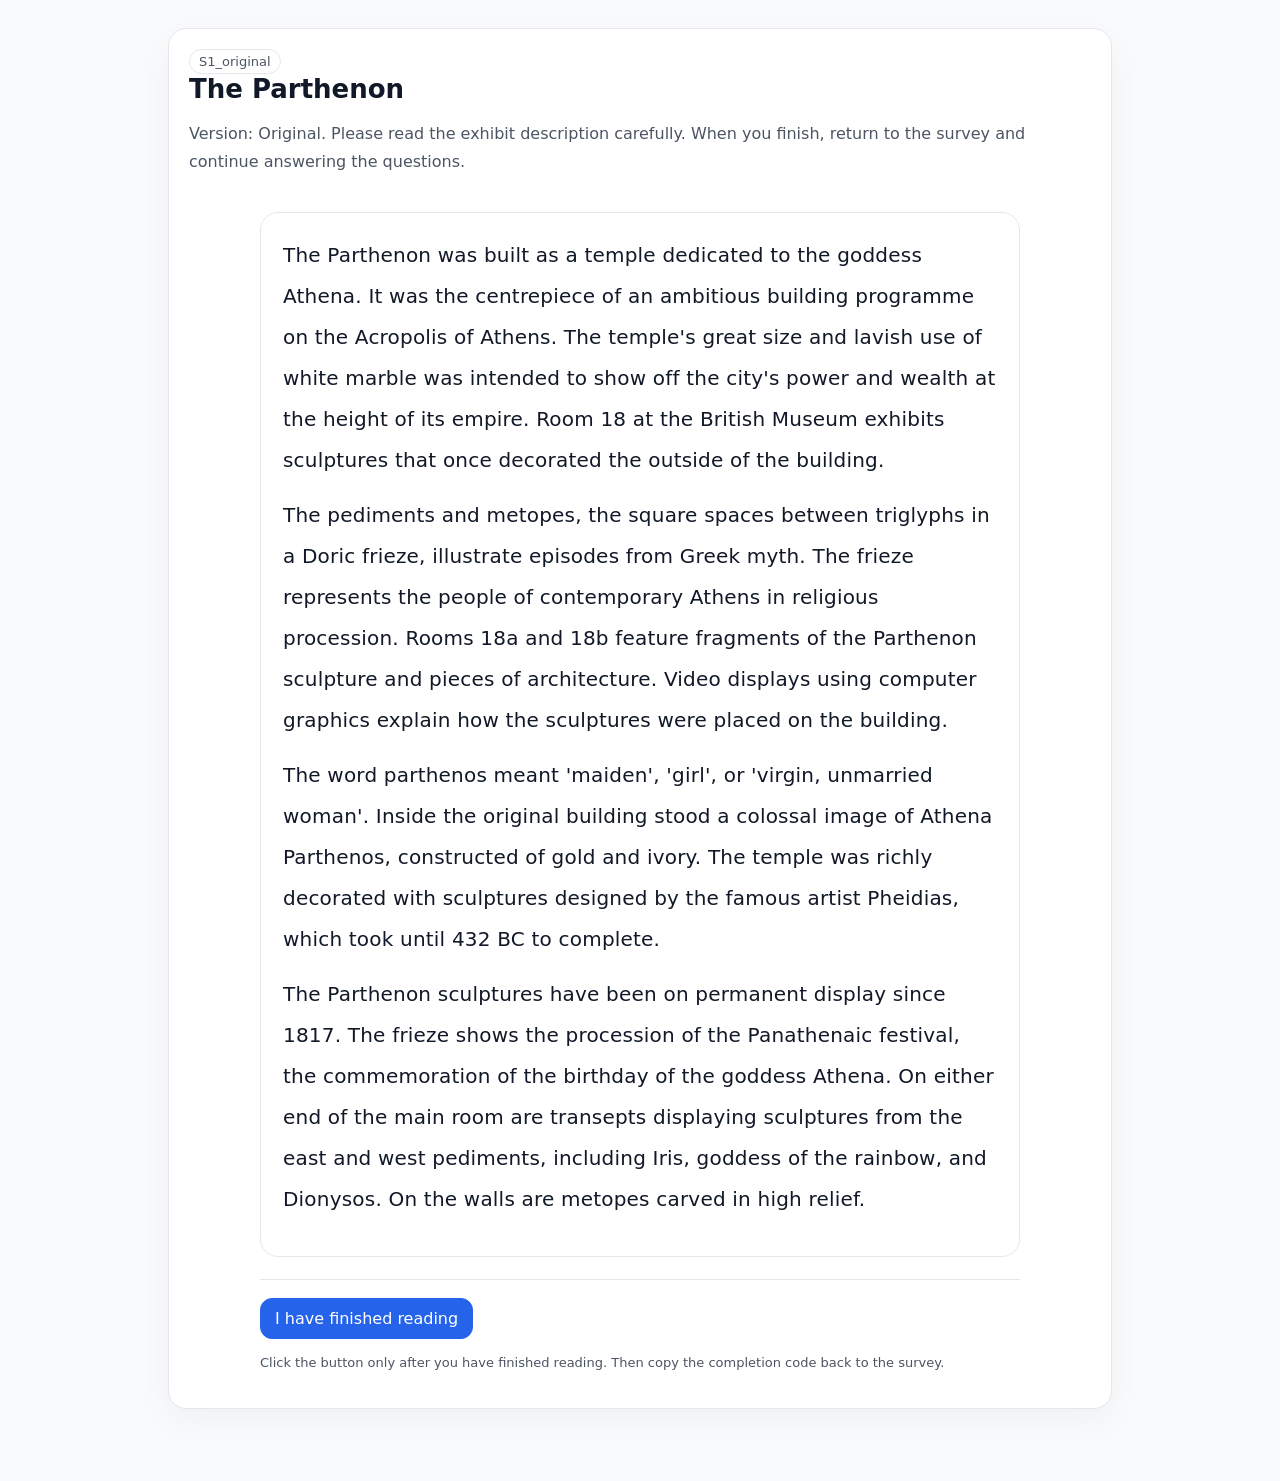
<file: index.html>
<!doctype html>
<html lang="en">
<head>
  <meta charset="utf-8">
  <meta name="viewport" content="width=device-width, initial-scale=1">
  <title>British Museum Reading Materials</title>
  <link rel="stylesheet" href="assets/style.css?v=pale-yellow-20260829">
</head>
<body>
  <main class="app-shell" id="app"></main>
  <script src="assets/stimuli.js?v=answer-cues-20260612"></script>
  <script src="assets/static-material.js?v=adaptive-controls-20260829"></script>
</body>
</html>
</file>
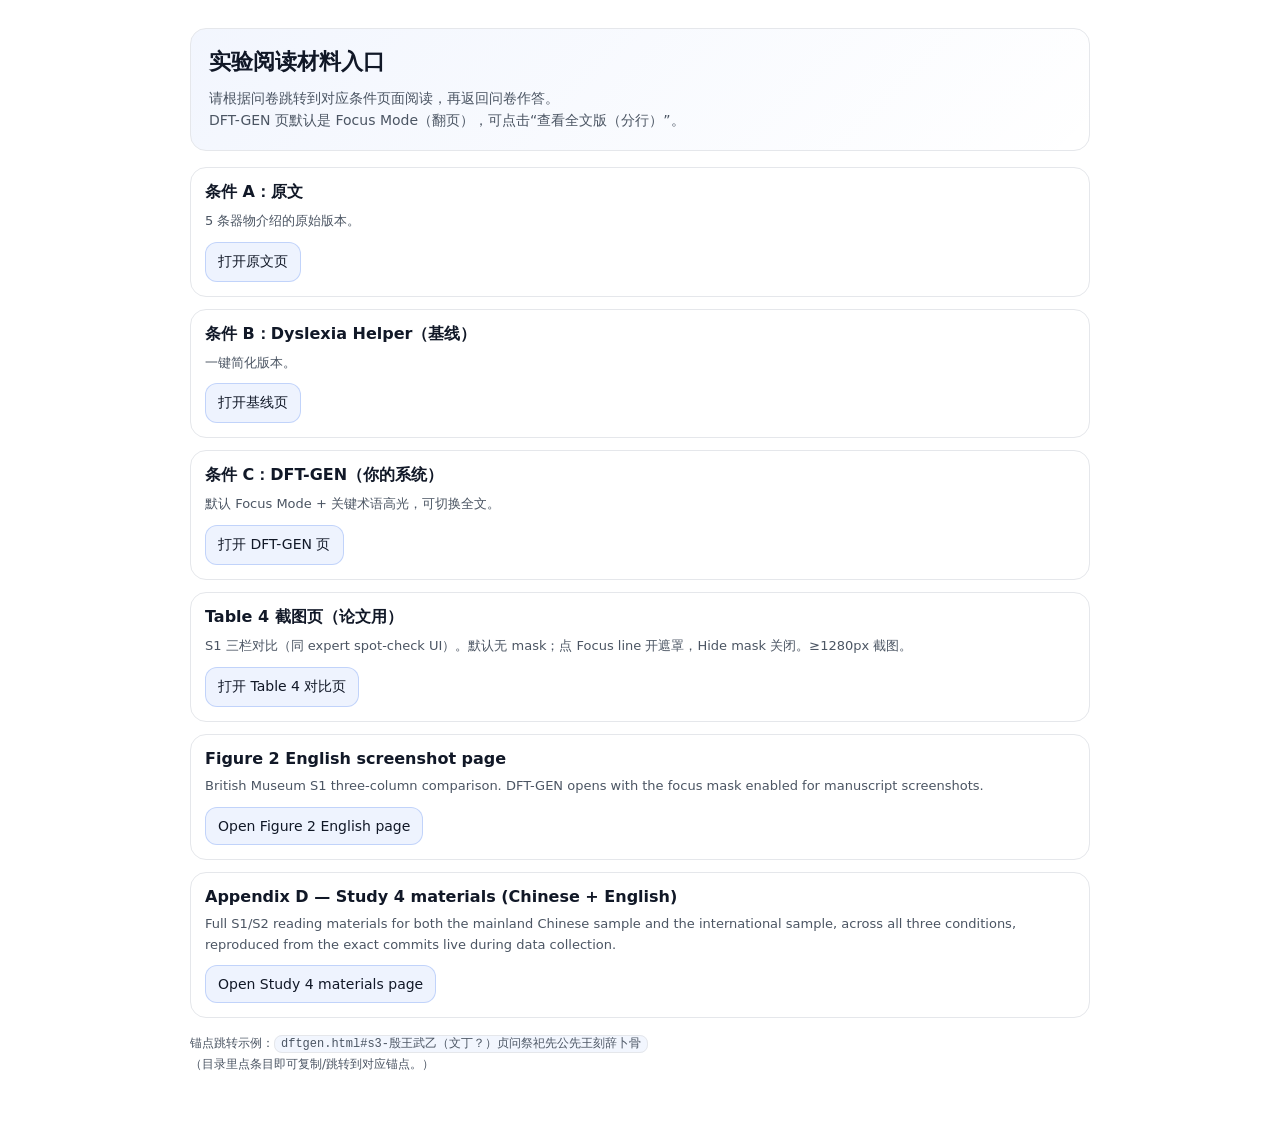
<file: stimuli_web/index.html>
<!doctype html>
<html lang="zh-CN">
<head>
  <meta charset="utf-8" />
  <meta name="viewport" content="width=device-width, initial-scale=1" />
  <title>实验阅读材料入口</title>
  <style>
    :root{
      --bg:#ffffff;
      --card:#ffffff;
      --text:#111827;
      --muted:#4b5563;
      --accent:#2563eb;
      --border:#e5e7eb;
    }
    html,body{margin:0;padding:0;background:var(--bg);color:var(--text);font-family:'Atkinson Hyperlegible','Lexend','Noto Sans SC','Source Han Sans SC','Microsoft YaHei UI','Microsoft YaHei','PingFang SC',system-ui,-apple-system,'Segoe UI',Arial,sans-serif;}
    a{color:var(--accent);text-decoration:none}
    a:hover{text-decoration:underline}
    .wrap{max-width:900px;margin:0 auto;padding:28px 18px 60px}
    .hero{border:1px solid var(--border);border-radius:16px;padding:18px;background:linear-gradient(135deg, rgba(37,99,235,.06), rgba(255,255,255,.0))}
    h1{font-size:22px;margin:0 0 10px}
    .sub{color:var(--muted);font-size:14px;line-height:1.6}
    .grid{display:grid;grid-template-columns:1fr;gap:12px;margin-top:16px}
    .card{border:1px solid var(--border);border-radius:16px;padding:14px;background:var(--card)}
    .card h2{font-size:16px;margin:0 0 8px}
    .card p{margin:0;color:var(--muted);font-size:13px;line-height:1.6}
    .btn{display:inline-flex;align-items:center;justify-content:center;margin-top:10px;padding:10px 12px;border-radius:12px;border:1px solid rgba(37,99,235,.22);background:rgba(37,99,235,.08);color:var(--text);font-size:14px}
    .note{margin-top:16px;color:var(--muted);font-size:12px;line-height:1.6}
    code{background:rgba(37,99,235,.06);border:1px solid var(--border);padding:1px 6px;border-radius:8px}
  </style>
</head>
<body>
  <div class="wrap">
    <div class="hero">
      <h1>实验阅读材料入口</h1>
      <div class="sub">
        请根据问卷跳转到对应条件页面阅读，再返回问卷作答。
        <br>
        DFT-GEN 页默认是 Focus Mode（翻页），可点击“查看全文版（分行）”。
      </div>
    </div>

    <div class="grid">
      <div class="card">
        <h2>条件 A：原文</h2>
        <p>5 条器物介绍的原始版本。</p>
        <a class="btn" href="./original.html">打开原文页</a>
      </div>
      <div class="card">
        <h2>条件 B：Dyslexia Helper（基线）</h2>
        <p>一键简化版本。</p>
        <a class="btn" href="./dyslexia_helper.html">打开基线页</a>
      </div>
      <div class="card">
        <h2>条件 C：DFT-GEN（你的系统）</h2>
        <p>默认 Focus Mode + 关键术语高光，可切换全文。</p>
        <a class="btn" href="./dftgen.html">打开 DFT-GEN 页</a>
      </div>
      <div class="card">
        <h2>Table 4 截图页（论文用）</h2>
        <p>S1 三栏对比（同 expert spot-check UI）。默认无 mask；点 Focus line 开遮罩，Hide mask 关闭。≥1280px 截图。</p>
        <a class="btn" href="./table4_compare.html">打开 Table 4 对比页</a>
      </div>
      <div class="card">
        <h2>Figure 2 English screenshot page</h2>
        <p>British Museum S1 three-column comparison. DFT-GEN opens with the focus mask enabled for manuscript screenshots.</p>
        <a class="btn" href="./table4_compare_en.html">Open Figure 2 English page</a>
      </div>
      <div class="card">
        <h2>Appendix D — Study 4 materials (Chinese + English)</h2>
        <p>Full S1/S2 reading materials for both the mainland Chinese sample and the international sample, across all three conditions, reproduced from the exact commits live during data collection.</p>
        <a class="btn" href="./appendix_study4_materials.html">Open Study 4 materials page</a>
      </div>
    </div>

    <div class="note">
      锚点跳转示例：<code>dftgen.html#s3-殷王武乙（文丁？）贞问祭祀先公先王刻辞卜骨</code>
      <br>
      （目录里点条目即可复制/跳转到对应锚点。）
    </div>
  </div>
</body>
</html>
</file>
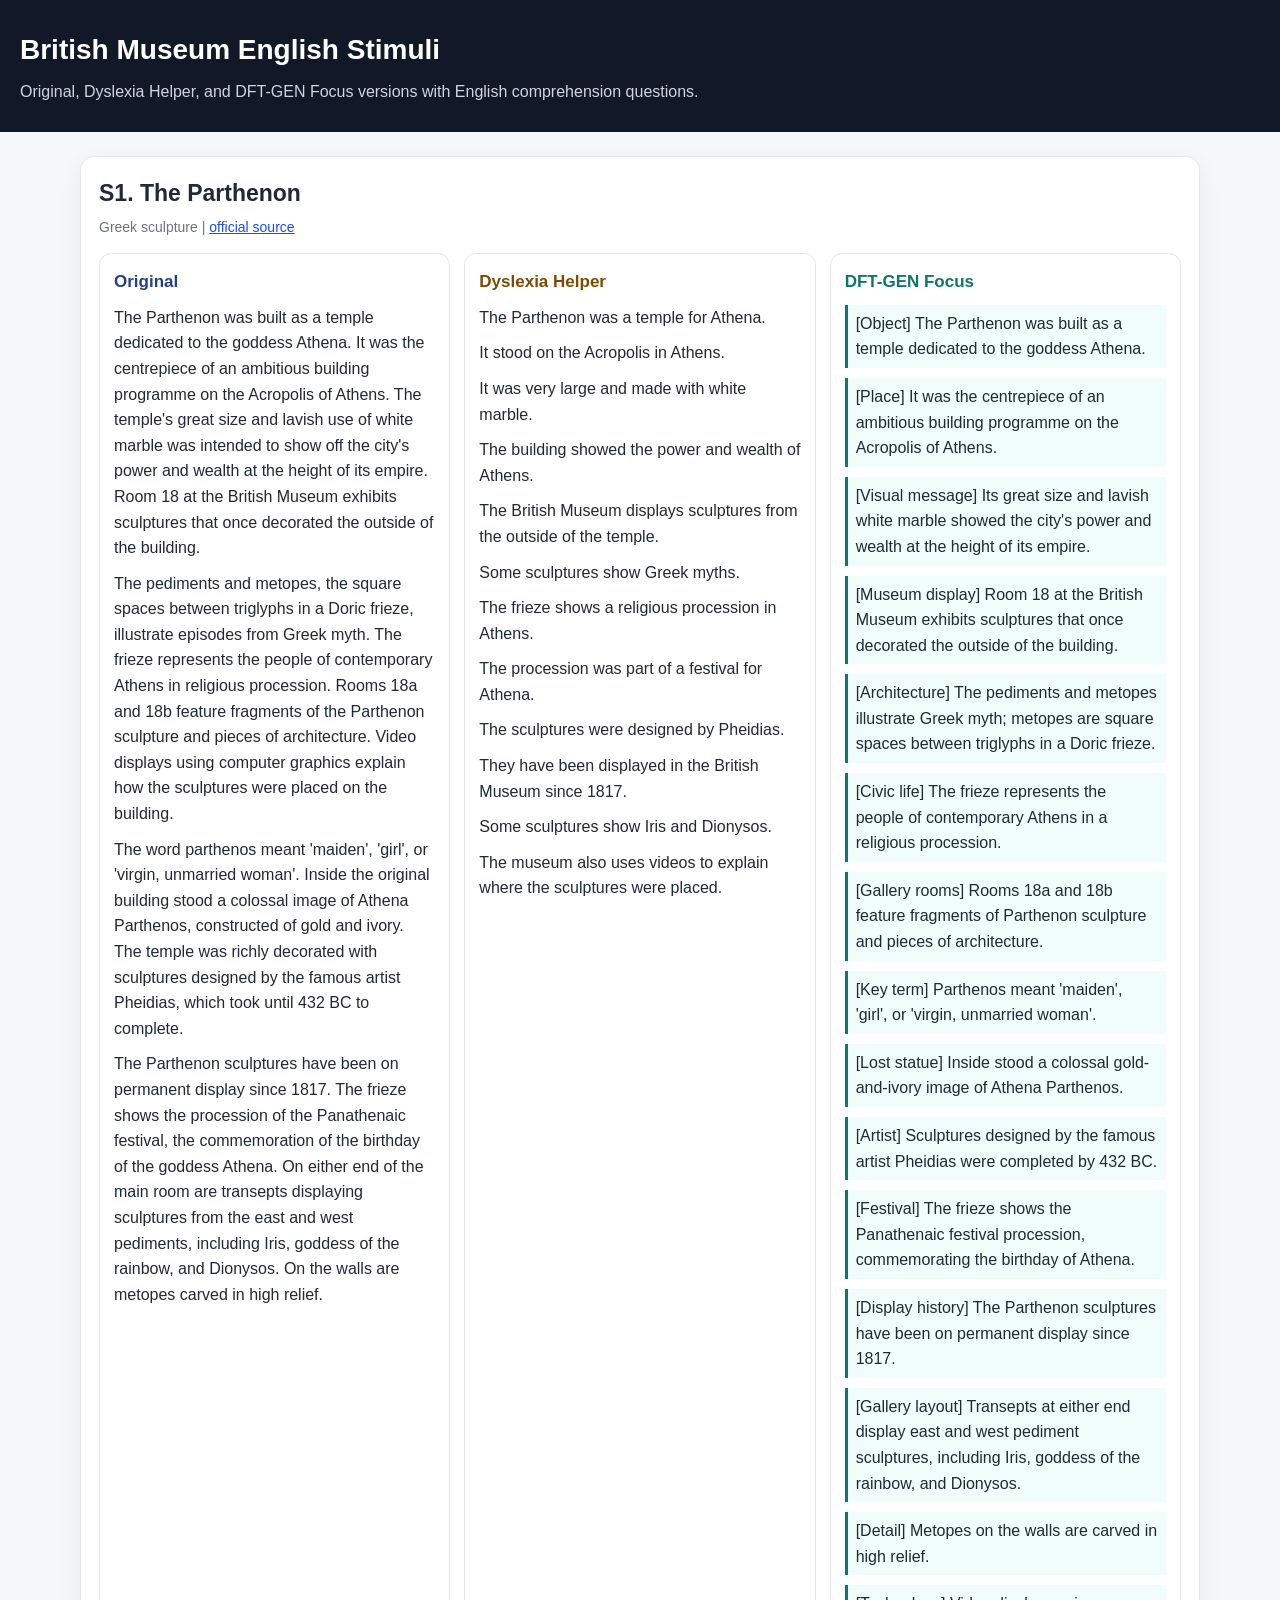
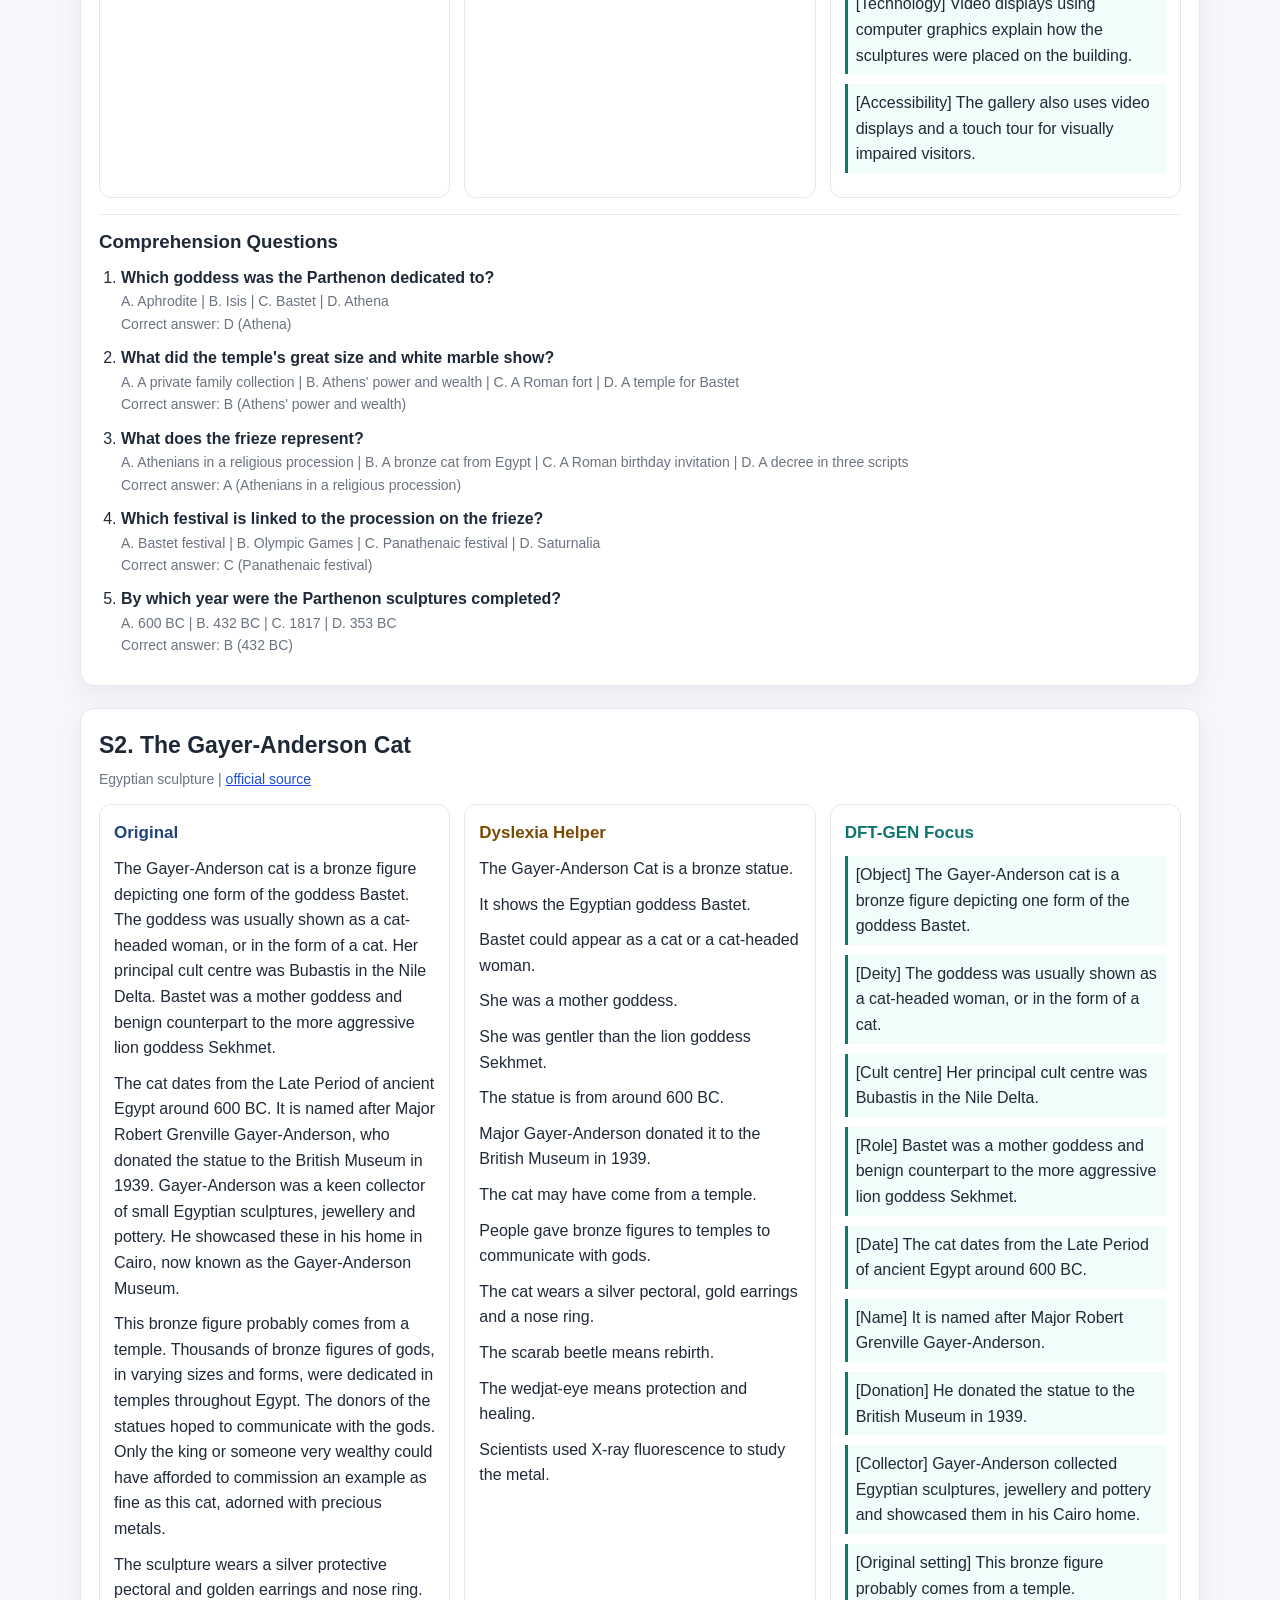
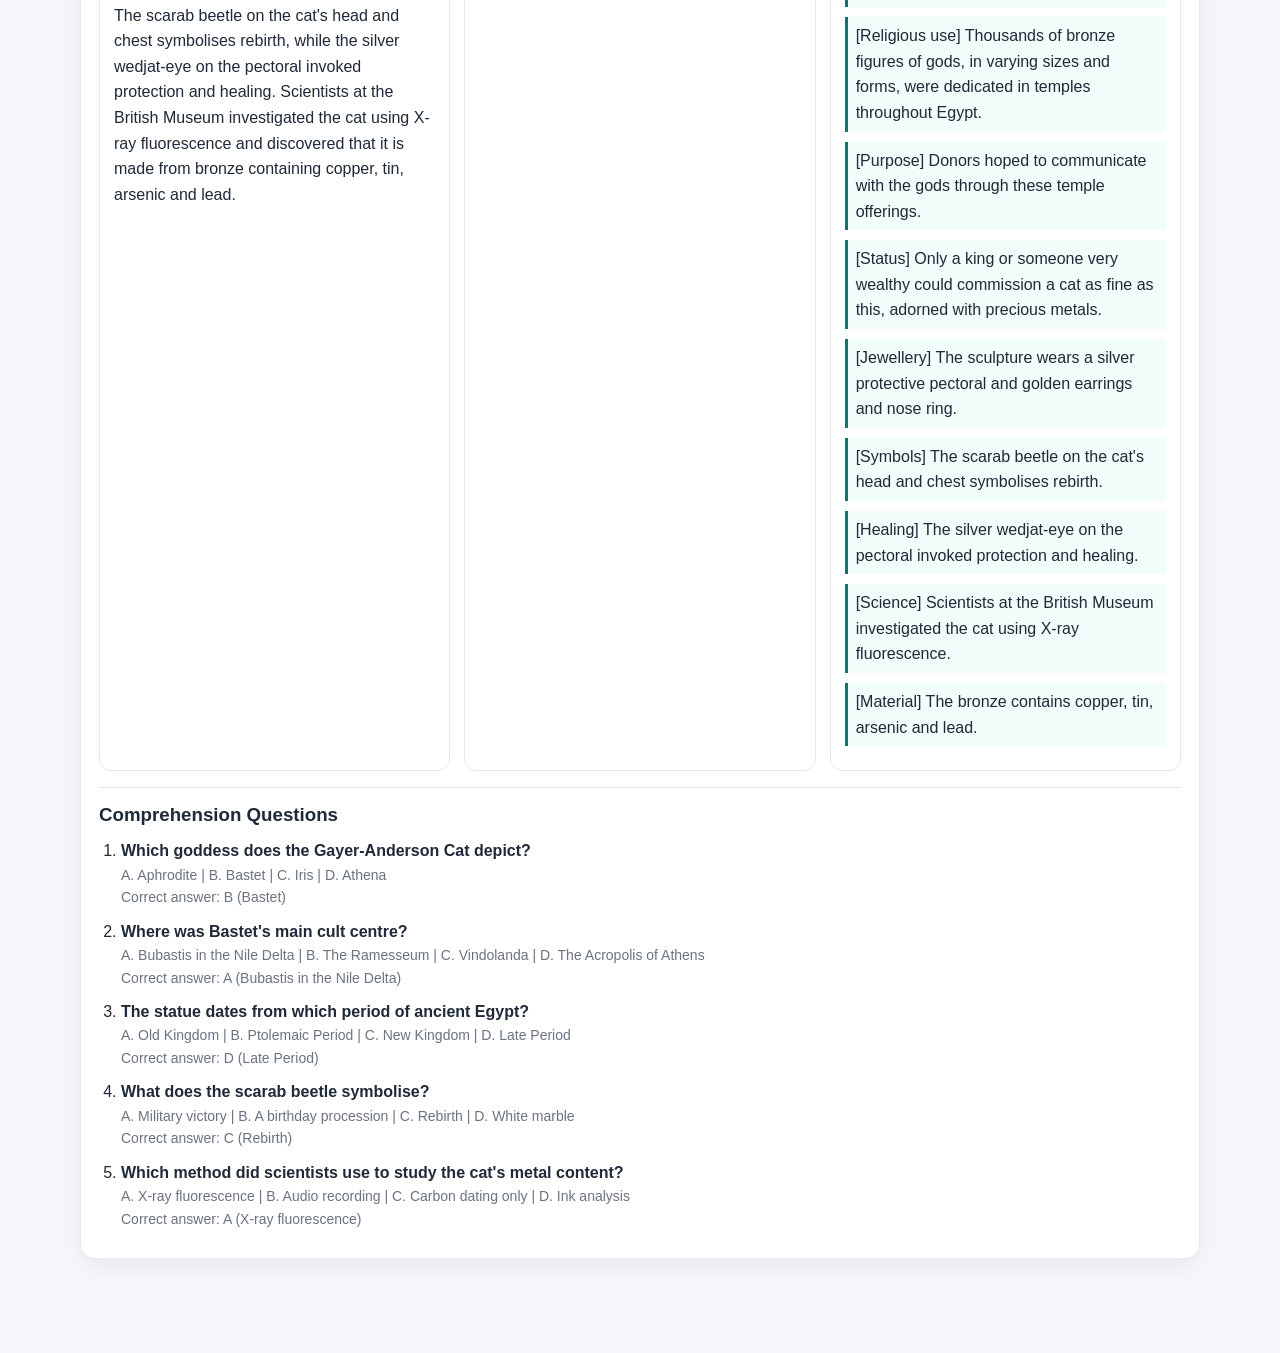
<file: stimuli_web_en/index.html>
<!doctype html>
<html lang="en">
<head>
  <meta charset="utf-8">
  <meta name="viewport" content="width=device-width, initial-scale=1">
  <title>British Museum English Stimuli</title>
  <style>
    :root {
      --bg: #f6f7fb;
      --card: #ffffff;
      --text: #1f2937;
      --muted: #6b7280;
      --line: #e5e7eb;
      --accent: #24437c;
      --helper: #7c4a03;
      --dft: #0f766e;
    }
    body {
      margin: 0;
      font-family: Arial, Helvetica, sans-serif;
      color: var(--text);
      background: var(--bg);
      line-height: 1.6;
    }
    header {
      padding: 28px 20px;
      background: #111827;
      color: #fff;
    }
    header h1 { margin: 0 0 6px; font-size: 28px; }
    header p { margin: 0; color: #d1d5db; }
    main {
      max-width: 1120px;
      margin: 24px auto;
      padding: 0 16px 48px;
    }
    .item {
      background: var(--card);
      border: 1px solid var(--line);
      border-radius: 14px;
      padding: 18px;
      margin-bottom: 22px;
      box-shadow: 0 8px 24px rgba(15, 23, 42, 0.06);
    }
    .item h2 { margin: 0; font-size: 23px; }
    .meta { margin: 4px 0 14px; color: var(--muted); font-size: 14px; }
    .conditions {
      display: grid;
      grid-template-columns: repeat(3, minmax(0, 1fr));
      gap: 14px;
    }
    .condition {
      border: 1px solid var(--line);
      border-radius: 12px;
      padding: 14px;
      background: #fff;
    }
    .condition h3 { margin: 0 0 10px; font-size: 17px; }
    .original h3 { color: var(--accent); }
    .helper h3 { color: var(--helper); }
    .dftgen h3 { color: var(--dft); }
    .condition p {
      margin: 0 0 10px;
    }
    .dftgen p {
      padding: 6px 8px;
      border-left: 3px solid var(--dft);
      background: #f0fdfa;
    }
    .questions {
      margin-top: 16px;
      padding-top: 12px;
      border-top: 1px solid var(--line);
    }
    .questions h3 { margin: 0 0 8px; }
    .questions ol { margin: 0; padding-left: 22px; }
    .questions li { margin-bottom: 10px; }
    .options { color: var(--muted); font-size: 14px; }
    a { color: #1d4ed8; }
    @media (max-width: 900px) {
      .conditions { grid-template-columns: 1fr; }
    }
  </style>
</head>
<body>
  <header>
    <h1>British Museum English Stimuli</h1>
    <p>Original, Dyslexia Helper, and DFT-GEN Focus versions with English comprehension questions.</p>
  </header>
  <main id="app"></main>
  <script src="stimuli.js"></script>
  <script>
    function esc(value) {
      return String(value || "").replace(/[&<>"']/g, function (ch) {
        return ({ "&": "&amp;", "<": "&lt;", ">": "&gt;", '"': "&quot;", "'": "&#39;" })[ch];
      });
    }
    function conditionBlock(item, key, label) {
      const paragraphs = item.conditions[key] || [];
      return `<section class="condition ${key}">
        <h3>${label}</h3>
        ${paragraphs.map((p) => `<p>${esc(p)}</p>`).join("")}
      </section>`;
    }
    function questionBlock(item) {
      return `<section class="questions">
        <h3>Comprehension Questions</h3>
        <ol>
          ${item.questions.map((q) => `<li>
            <strong>${esc(q.prompt)}</strong>
            <div class="options">${q.options.map((o) => `${o.key}. ${esc(o.text)}`).join(" | ")}</div>
            <div class="options">Correct answer: ${esc(q.correctOption)} (${esc(q.answerText)})</div>
          </li>`).join("")}
        </ol>
      </section>`;
    }
    document.getElementById("app").innerHTML = window.STIMULI_EN.items.map((item) => `
      <article class="item" id="${esc(item.anchor)}">
        <h2>${esc(item.id)}. ${esc(item.title)}</h2>
        <div class="meta">${esc(item.category)} | <a href="${esc(item.url)}" target="_blank" rel="noreferrer">official source</a></div>
        <div class="conditions">
          ${conditionBlock(item, "original", "Original")}
          ${conditionBlock(item, "helper", "Dyslexia Helper")}
          ${conditionBlock(item, "dftgen", "DFT-GEN Focus")}
        </div>
        ${questionBlock(item)}
      </article>
    `).join("");
  </script>
</body>
</html>
</file>
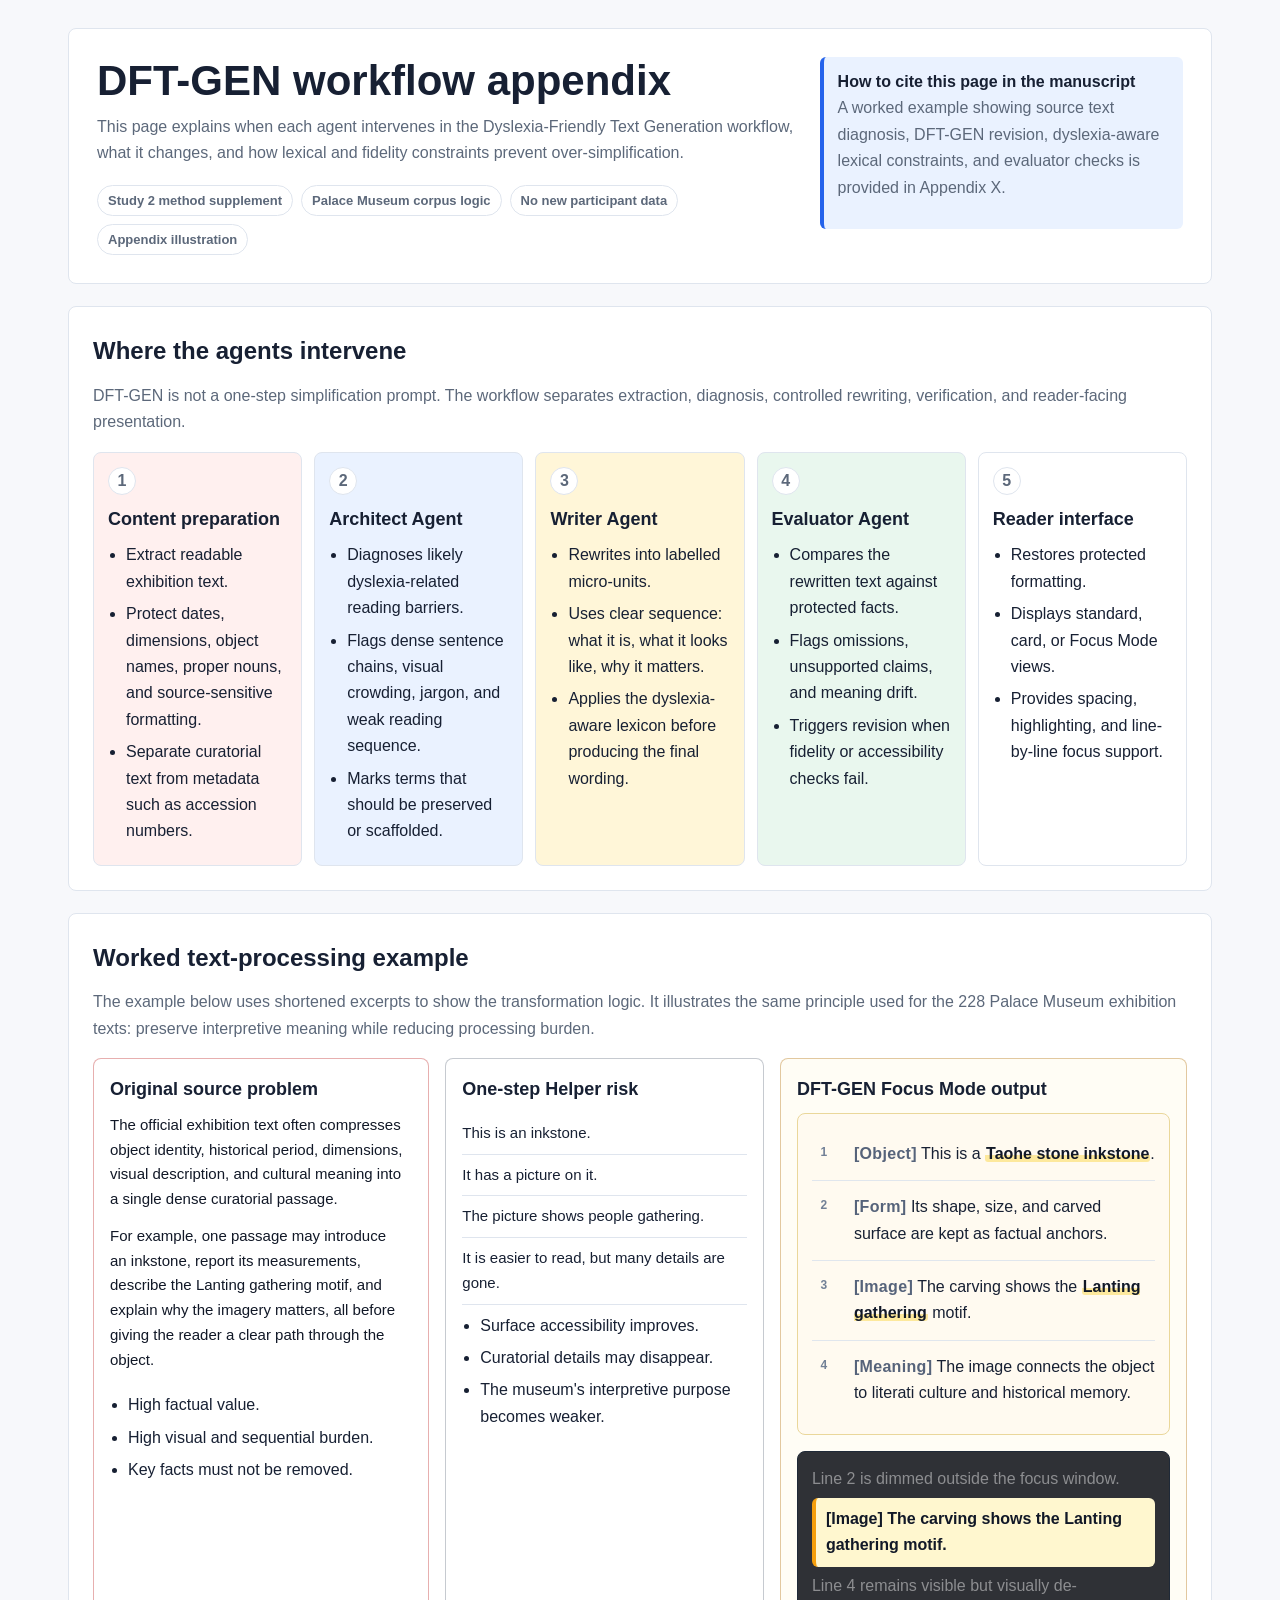
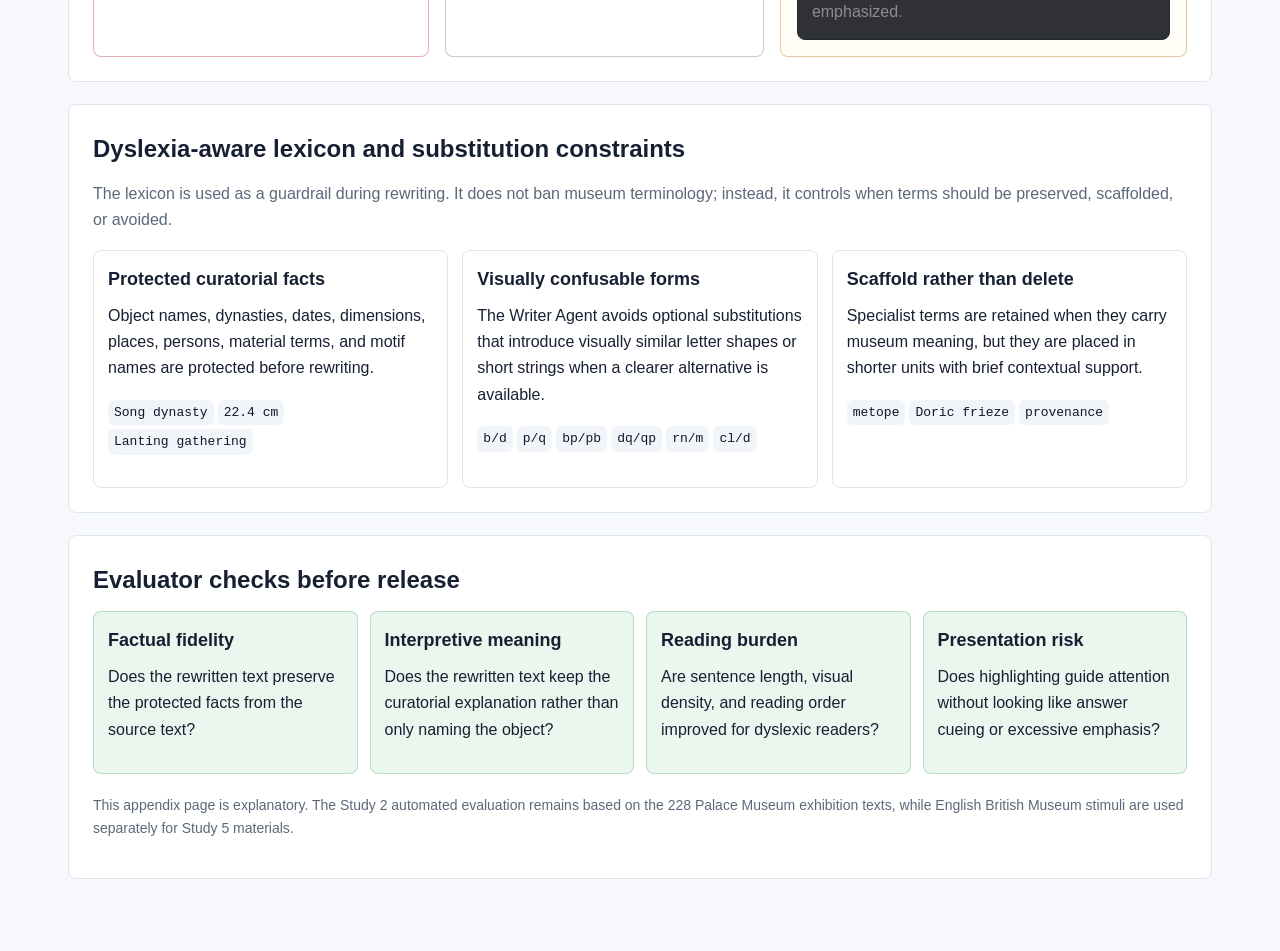
<file: dftgen-workflow.html>
<!doctype html>
<html lang="en">
<head>
  <meta charset="utf-8">
  <meta name="viewport" content="width=device-width, initial-scale=1">
  <title>DFT-GEN Workflow Appendix</title>
  <style>
    :root {
      --bg: #f7f8fb;
      --paper: #ffffff;
      --text: #172033;
      --muted: #5c687a;
      --line: #dfe5ee;
      --blue: #2563eb;
      --blue-soft: #eaf2ff;
      --amber: #b7791f;
      --amber-soft: #fff6d8;
      --green: #15803d;
      --green-soft: #e9f7ee;
      --red: #b91c1c;
      --red-soft: #fff0ef;
      --ink: #111827;
      --mask: #2f3136;
      --highlight: rgba(250, 204, 21, .38);
    }

    * { box-sizing: border-box; }
    html, body {
      margin: 0;
      padding: 0;
      background: var(--bg);
      color: var(--text);
      font-family: "Atkinson Hyperlegible", "Lexend", "Noto Sans SC", "Microsoft YaHei UI", "Segoe UI", Arial, sans-serif;
    }
    body { line-height: 1.65; }
    main {
      max-width: 1180px;
      margin: 0 auto;
      padding: 28px 18px 72px;
    }
    h1, h2, h3, p { margin-top: 0; }
    h1 {
      margin-bottom: 8px;
      font-size: clamp(28px, 4vw, 42px);
      line-height: 1.16;
      letter-spacing: 0;
    }
    h2 { font-size: 24px; margin-bottom: 12px; }
    h3 { font-size: 18px; margin-bottom: 8px; }
    p, li { font-size: 16px; }
    .muted { color: var(--muted); }
    .hero {
      padding: 28px;
      border: 1px solid var(--line);
      border-radius: 8px;
      background: var(--paper);
    }
    .hero-grid {
      display: grid;
      grid-template-columns: minmax(0, 1.45fr) minmax(280px, .75fr);
      gap: 20px;
      align-items: start;
    }
    .badge-row {
      display: flex;
      flex-wrap: wrap;
      gap: 8px;
      margin-top: 18px;
    }
    .badge {
      display: inline-flex;
      align-items: center;
      min-height: 30px;
      padding: 4px 10px;
      border: 1px solid var(--line);
      border-radius: 999px;
      background: #fff;
      color: var(--muted);
      font-size: 13px;
      font-weight: 700;
    }
    .note {
      border-left: 4px solid var(--blue);
      padding: 12px 14px;
      background: var(--blue-soft);
      border-radius: 6px;
    }
    .section {
      margin-top: 22px;
      padding: 24px;
      border: 1px solid var(--line);
      border-radius: 8px;
      background: var(--paper);
    }
    .workflow {
      display: grid;
      grid-template-columns: repeat(5, minmax(160px, 1fr));
      gap: 12px;
      margin-top: 14px;
    }
    .step {
      min-height: 218px;
      border: 1px solid var(--line);
      border-radius: 8px;
      padding: 14px;
      background: #fff;
    }
    .step[data-tone="red"] { background: var(--red-soft); }
    .step[data-tone="blue"] { background: var(--blue-soft); }
    .step[data-tone="amber"] { background: var(--amber-soft); }
    .step[data-tone="green"] { background: var(--green-soft); }
    .step-number {
      width: 28px;
      height: 28px;
      display: inline-flex;
      align-items: center;
      justify-content: center;
      margin-bottom: 10px;
      border-radius: 999px;
      background: #fff;
      border: 1px solid var(--line);
      font-weight: 800;
      color: var(--muted);
    }
    .step ul, .compact-list {
      margin: 8px 0 0;
      padding-left: 18px;
    }
    .step li, .compact-list li { margin: 6px 0; }
    .example-grid {
      display: grid;
      grid-template-columns: minmax(260px, .95fr) minmax(260px, .9fr) minmax(320px, 1.15fr);
      gap: 16px;
      align-items: stretch;
    }
    .panel {
      border: 1px solid var(--line);
      border-radius: 8px;
      padding: 16px;
      background: #fff;
      min-width: 0;
    }
    .panel.source { border-color: rgba(185, 28, 28, .35); }
    .panel.helper { border-color: rgba(92, 104, 122, .35); }
    .panel.dft { border-color: rgba(183, 121, 31, .4); background: #fffdf5; }
    .source-text {
      max-height: 360px;
      overflow: auto;
      padding-right: 6px;
      color: var(--ink);
    }
    .source-text p {
      margin-bottom: 12px;
      font-size: 15px;
    }
    .helper-line {
      padding: 8px 0;
      border-bottom: 1px solid var(--line);
      font-size: 15px;
    }
    .helper-line:last-child { border-bottom: 0; }
    .dft-display {
      padding: 14px;
      border: 1px solid #ead79a;
      border-radius: 8px;
      background: #fffaf0;
    }
    .dft-line {
      display: grid;
      grid-template-columns: 30px 1fr;
      gap: 12px;
      margin: 0;
      padding: 13px 0;
      border-bottom: 1px solid rgba(223, 229, 238, .95);
    }
    .dft-line:last-child { border-bottom: 0; }
    .line-no {
      display: inline-flex;
      align-items: center;
      justify-content: center;
      width: 24px;
      height: 24px;
      border-radius: 8px;
      color: #728096;
      font-size: 12px;
      font-weight: 800;
    }
    .tag {
      color: #56637a;
      font-weight: 800;
      letter-spacing: .02em;
    }
    .key-info {
      font-weight: 800;
      color: #111827;
      background: linear-gradient(transparent 58%, var(--highlight) 58%);
      border-radius: 3px;
      padding: 0 1px;
    }
    .focus-demo {
      position: relative;
      margin-top: 16px;
      padding: 14px;
      border-radius: 8px;
      background: var(--mask);
      color: rgba(255, 255, 255, .45);
      border: 1px solid #1f2937;
    }
    .focus-demo .active-line {
      display: block;
      margin: 6px 0;
      padding: 8px 10px;
      background: #fff7cf;
      color: #111827;
      border-left: 4px solid #f59e0b;
      border-radius: 6px;
      font-weight: 700;
    }
    .matrix {
      display: grid;
      grid-template-columns: repeat(3, minmax(220px, 1fr));
      gap: 14px;
    }
    .rule {
      border: 1px solid var(--line);
      border-radius: 8px;
      padding: 14px;
      background: #fff;
    }
    .rule code {
      display: inline-block;
      margin: 2px 4px 2px 0;
      padding: 2px 6px;
      border-radius: 6px;
      background: #f1f5f9;
      color: #0f172a;
      font-size: 13px;
    }
    .checklist {
      display: grid;
      grid-template-columns: repeat(4, minmax(180px, 1fr));
      gap: 12px;
    }
    .check {
      border: 1px solid rgba(21, 128, 61, .22);
      border-radius: 8px;
      padding: 14px;
      background: var(--green-soft);
    }
    .footer-link {
      margin-top: 20px;
      font-size: 14px;
    }
    a { color: var(--blue); }
    @media (max-width: 980px) {
      .hero-grid, .example-grid, .workflow, .matrix, .checklist {
        grid-template-columns: 1fr;
      }
      .step { min-height: auto; }
    }
  </style>
</head>
<body>
  <main>
    <section class="hero">
      <div class="hero-grid">
        <div>
          <h1>DFT-GEN workflow appendix</h1>
          <p class="muted">This page explains when each agent intervenes in the Dyslexia-Friendly Text Generation workflow, what it changes, and how lexical and fidelity constraints prevent over-simplification.</p>
          <div class="badge-row" aria-label="Scope labels">
            <span class="badge">Study 2 method supplement</span>
            <span class="badge">Palace Museum corpus logic</span>
            <span class="badge">No new participant data</span>
            <span class="badge">Appendix illustration</span>
          </div>
        </div>
        <aside class="note">
          <strong>How to cite this page in the manuscript</strong>
          <p class="muted">A worked example showing source text diagnosis, DFT-GEN revision, dyslexia-aware lexical constraints, and evaluator checks is provided in Appendix X.</p>
        </aside>
      </div>
    </section>

    <section class="section">
      <h2>Where the agents intervene</h2>
      <p class="muted">DFT-GEN is not a one-step simplification prompt. The workflow separates extraction, diagnosis, controlled rewriting, verification, and reader-facing presentation.</p>
      <div class="workflow">
        <article class="step" data-tone="red">
          <span class="step-number">1</span>
          <h3>Content preparation</h3>
          <ul>
            <li>Extract readable exhibition text.</li>
            <li>Protect dates, dimensions, object names, proper nouns, and source-sensitive formatting.</li>
            <li>Separate curatorial text from metadata such as accession numbers.</li>
          </ul>
        </article>
        <article class="step" data-tone="blue">
          <span class="step-number">2</span>
          <h3>Architect Agent</h3>
          <ul>
            <li>Diagnoses likely dyslexia-related reading barriers.</li>
            <li>Flags dense sentence chains, visual crowding, jargon, and weak reading sequence.</li>
            <li>Marks terms that should be preserved or scaffolded.</li>
          </ul>
        </article>
        <article class="step" data-tone="amber">
          <span class="step-number">3</span>
          <h3>Writer Agent</h3>
          <ul>
            <li>Rewrites into labelled micro-units.</li>
            <li>Uses clear sequence: what it is, what it looks like, why it matters.</li>
            <li>Applies the dyslexia-aware lexicon before producing the final wording.</li>
          </ul>
        </article>
        <article class="step" data-tone="green">
          <span class="step-number">4</span>
          <h3>Evaluator Agent</h3>
          <ul>
            <li>Compares the rewritten text against protected facts.</li>
            <li>Flags omissions, unsupported claims, and meaning drift.</li>
            <li>Triggers revision when fidelity or accessibility checks fail.</li>
          </ul>
        </article>
        <article class="step">
          <span class="step-number">5</span>
          <h3>Reader interface</h3>
          <ul>
            <li>Restores protected formatting.</li>
            <li>Displays standard, card, or Focus Mode views.</li>
            <li>Provides spacing, highlighting, and line-by-line focus support.</li>
          </ul>
        </article>
      </div>
    </section>

    <section class="section">
      <h2>Worked text-processing example</h2>
      <p class="muted">The example below uses shortened excerpts to show the transformation logic. It illustrates the same principle used for the 228 Palace Museum exhibition texts: preserve interpretive meaning while reducing processing burden.</p>
      <div class="example-grid">
        <article class="panel source">
          <h3>Original source problem</h3>
          <div class="source-text">
            <p>The official exhibition text often compresses object identity, historical period, dimensions, visual description, and cultural meaning into a single dense curatorial passage.</p>
            <p>For example, one passage may introduce an inkstone, report its measurements, describe the Lanting gathering motif, and explain why the imagery matters, all before giving the reader a clear path through the object.</p>
          </div>
          <ul class="compact-list">
            <li>High factual value.</li>
            <li>High visual and sequential burden.</li>
            <li>Key facts must not be removed.</li>
          </ul>
        </article>

        <article class="panel helper">
          <h3>One-step Helper risk</h3>
          <div class="helper-line">This is an inkstone.</div>
          <div class="helper-line">It has a picture on it.</div>
          <div class="helper-line">The picture shows people gathering.</div>
          <div class="helper-line">It is easier to read, but many details are gone.</div>
          <ul class="compact-list">
            <li>Surface accessibility improves.</li>
            <li>Curatorial details may disappear.</li>
            <li>The museum's interpretive purpose becomes weaker.</li>
          </ul>
        </article>

        <article class="panel dft">
          <h3>DFT-GEN Focus Mode output</h3>
          <div class="dft-display" aria-label="DFT-GEN example">
            <p class="dft-line"><span class="line-no">1</span><span><span class="tag">[Object]</span> This is a <span class="key-info">Taohe stone inkstone</span>.</span></p>
            <p class="dft-line"><span class="line-no">2</span><span><span class="tag">[Form]</span> Its shape, size, and carved surface are kept as factual anchors.</span></p>
            <p class="dft-line"><span class="line-no">3</span><span><span class="tag">[Image]</span> The carving shows the <span class="key-info">Lanting gathering</span> motif.</span></p>
            <p class="dft-line"><span class="line-no">4</span><span><span class="tag">[Meaning]</span> The image connects the object to literati culture and historical memory.</span></p>
          </div>
          <div class="focus-demo">
            <span>Line 2 is dimmed outside the focus window.</span>
            <span class="active-line">[Image] The carving shows the Lanting gathering motif.</span>
            <span>Line 4 remains visible but visually de-emphasized.</span>
          </div>
        </article>
      </div>
    </section>

    <section class="section">
      <h2>Dyslexia-aware lexicon and substitution constraints</h2>
      <p class="muted">The lexicon is used as a guardrail during rewriting. It does not ban museum terminology; instead, it controls when terms should be preserved, scaffolded, or avoided.</p>
      <div class="matrix">
        <article class="rule">
          <h3>Protected curatorial facts</h3>
          <p>Object names, dynasties, dates, dimensions, places, persons, material terms, and motif names are protected before rewriting.</p>
          <p><code>Song dynasty</code><code>22.4 cm</code><code>Lanting gathering</code></p>
        </article>
        <article class="rule">
          <h3>Visually confusable forms</h3>
          <p>The Writer Agent avoids optional substitutions that introduce visually similar letter shapes or short strings when a clearer alternative is available.</p>
          <p><code>b/d</code><code>p/q</code><code>bp/pb</code><code>dq/qp</code><code>rn/m</code><code>cl/d</code></p>
        </article>
        <article class="rule">
          <h3>Scaffold rather than delete</h3>
          <p>Specialist terms are retained when they carry museum meaning, but they are placed in shorter units with brief contextual support.</p>
          <p><code>metope</code><code>Doric frieze</code><code>provenance</code></p>
        </article>
      </div>
    </section>

    <section class="section">
      <h2>Evaluator checks before release</h2>
      <div class="checklist">
        <article class="check">
          <h3>Factual fidelity</h3>
          <p>Does the rewritten text preserve the protected facts from the source text?</p>
        </article>
        <article class="check">
          <h3>Interpretive meaning</h3>
          <p>Does the rewritten text keep the curatorial explanation rather than only naming the object?</p>
        </article>
        <article class="check">
          <h3>Reading burden</h3>
          <p>Are sentence length, visual density, and reading order improved for dyslexic readers?</p>
        </article>
        <article class="check">
          <h3>Presentation risk</h3>
          <p>Does highlighting guide attention without looking like answer cueing or excessive emphasis?</p>
        </article>
      </div>
      <p class="footer-link muted">This appendix page is explanatory. The Study 2 automated evaluation remains based on the 228 Palace Museum exhibition texts, while English British Museum stimuli are used separately for Study 5 materials.</p>
    </section>
  </main>
</body>
</html>
</file>
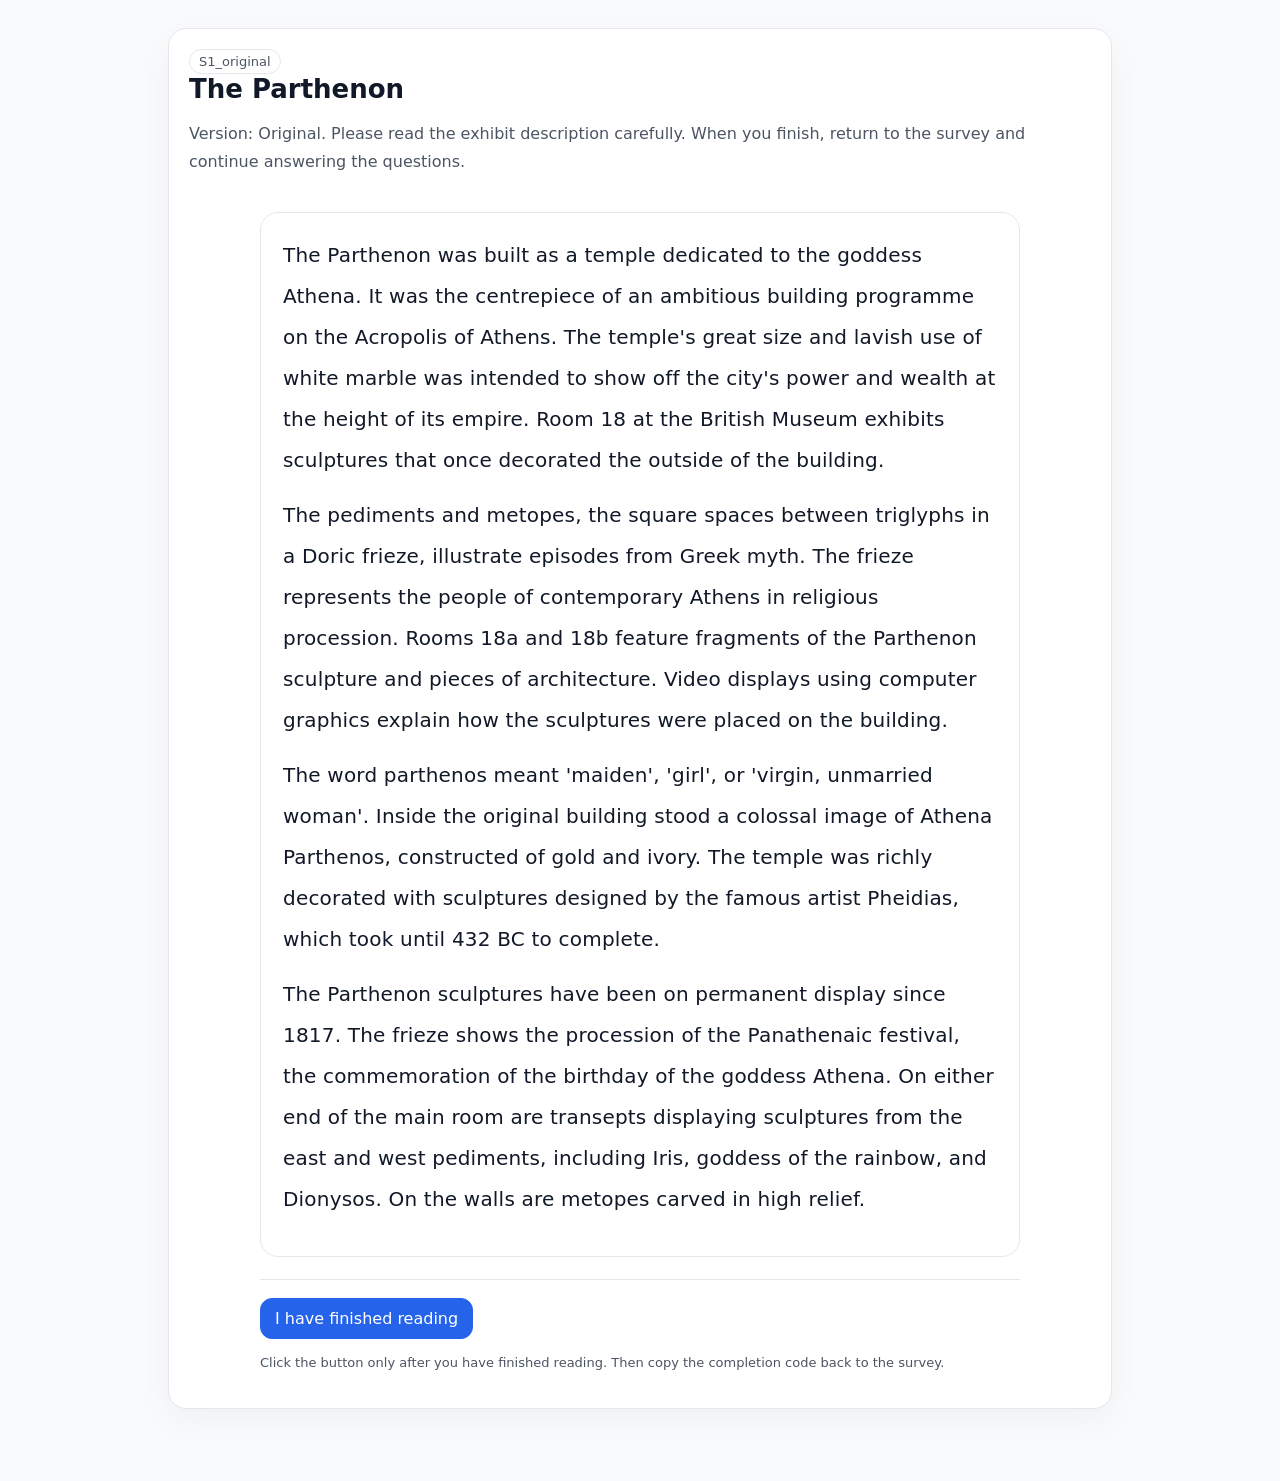
<file: materials.html>
<!doctype html>
<html lang="zh-CN">
<head>
  <meta charset="utf-8">
  <meta name="viewport" content="width=device-width, initial-scale=1">
  <title>Museum Reading Materials</title>
  <link rel="stylesheet" href="assets/style.css?v=answer-cues-20260612">
</head>
<body>
  <main class="app-shell" id="app"></main>
  <script src="assets/stimuli.js?v=answer-cues-20260612"></script>
  <script src="assets/static-material.js?v=answer-cues-20260612"></script>
</body>
</html>
</file>
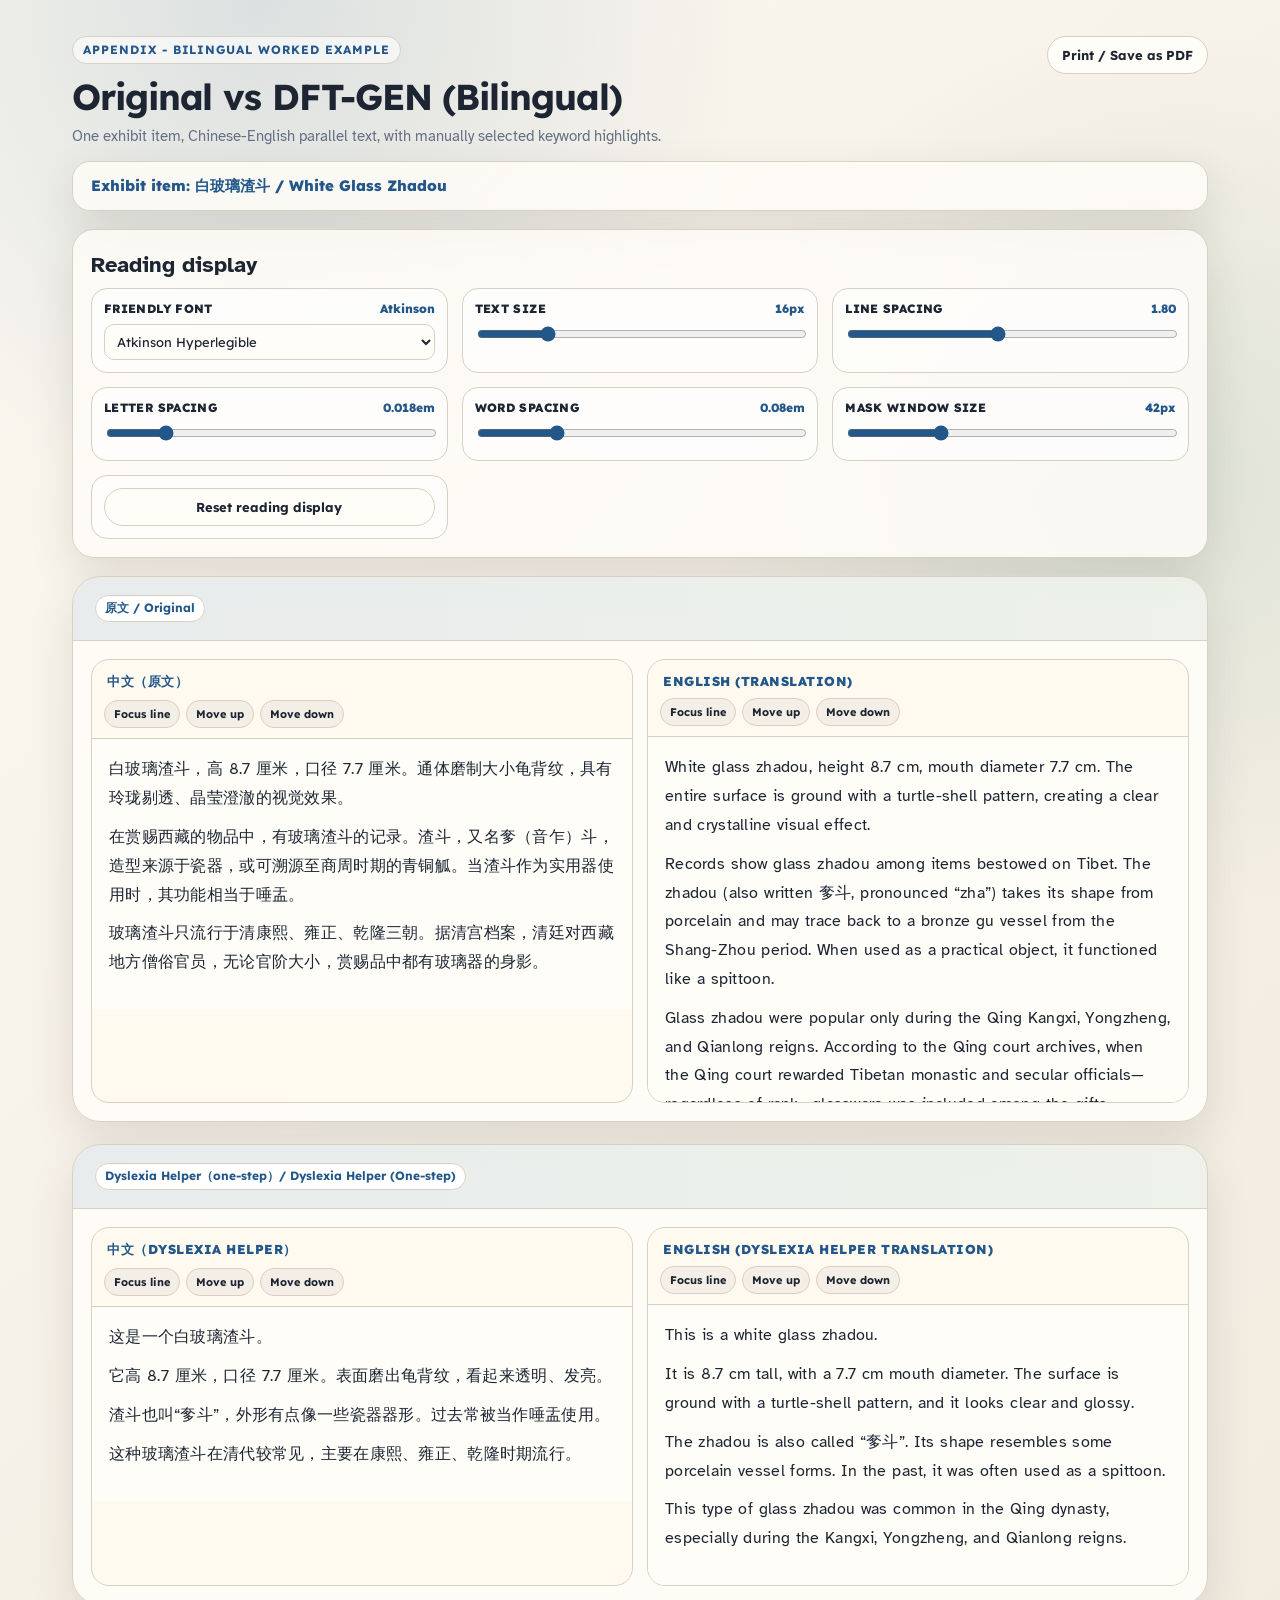
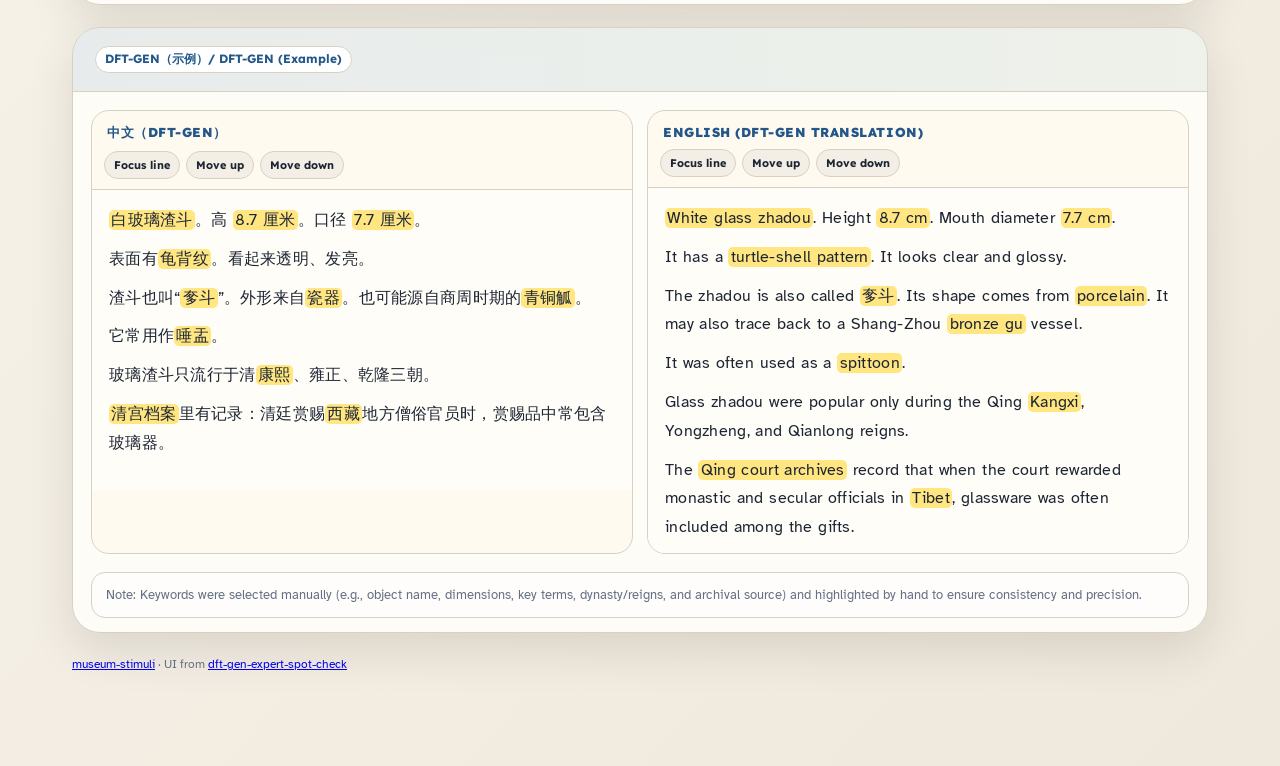
<file: stimuli_web/appendix_bilingual_example.html>
<!doctype html>
<html lang="zh-CN">
<head>
  <meta charset="utf-8" />
  <meta name="viewport" content="width=device-width, initial-scale=1" />
  <title>Appendix Web Example | Original vs DFT-GEN (Bilingual)</title>
  <link rel="preconnect" href="https://fonts.googleapis.com">
  <link rel="preconnect" href="https://fonts.gstatic.com" crossorigin>
  <link href="https://fonts.googleapis.com/css2?family=Atkinson+Hyperlegible:wght@400;700&family=Lexend:wght@400;500;700;800&display=swap" rel="stylesheet">
  <style>
    /* UI unified with table4_compare_en.html / dft-gen-expert-spot-check */
    :root {
      --ink: #1d2533;
      --muted: #657084;
      --paper: #f8f5ee;
      --panel: #fffdf8;
      --line: #d8d0c2;
      --blue: #235789;
      --blue-soft: #d9eafa;
      --green: #31785f;
      --shadow: 0 18px 45px rgba(50, 45, 35, .12);
      --reader-font: "Atkinson Hyperlegible", "Lexend", "Noto Sans SC", "Microsoft YaHei UI", sans-serif;
      --reader-size: 16px;
      --reader-line-height: 1.8;
      --reader-letter-spacing: .018em;
      --reader-word-spacing: .08em;
      --mask-height: 42px;
    }
    * { box-sizing: border-box; }
    body {
      margin: 0;
      font-family: "Atkinson Hyperlegible", "Lexend", "Noto Sans SC", "Microsoft YaHei UI", sans-serif;
      color: var(--ink);
      background:
        radial-gradient(circle at 20% 0%, rgba(35, 87, 137, .14), transparent 32rem),
        radial-gradient(circle at 90% 20%, rgba(49, 120, 95, .12), transparent 28rem),
        linear-gradient(135deg, #fbf8f0, #efe8dc);
      line-height: 1.55;
    }
    header {
      max-width: 1180px;
      margin: 0 auto;
      padding: 36px 22px 12px;
      display: flex;
      justify-content: space-between;
      align-items: flex-start;
      gap: 14px;
      flex-wrap: wrap;
    }
    .eyebrow {
      display: inline-block;
      padding: 6px 10px;
      border: 1px solid var(--line);
      border-radius: 999px;
      background: rgba(255, 255, 255, .62);
      color: var(--blue);
      font: 700 12px/1.2 "Lexend", sans-serif;
      letter-spacing: .08em;
      text-transform: uppercase;
    }
    h1 {
      margin: 14px 0 8px;
      font-family: "Lexend", "Atkinson Hyperlegible", sans-serif;
      font-size: clamp(24px, 3.6vw, 36px);
      line-height: 1.08;
      letter-spacing: -.03em;
    }
    .subtitle { max-width: 780px; margin: 0; color: var(--muted); font-size: 15px; }
    .headActions { flex-shrink: 0; }
    main {
      max-width: 1180px;
      margin: 0 auto 48px;
      padding: 0 22px 32px;
    }
    .artifact {
      margin-bottom: 18px;
      padding: 14px 18px;
      border: 1px solid var(--line);
      border-radius: 18px;
      background: rgba(255, 253, 248, .82);
      box-shadow: var(--shadow);
      font: 800 15px "Lexend", sans-serif;
      color: var(--blue);
    }
    .display-controls {
      margin-bottom: 18px;
      padding: 18px;
      border: 1px solid var(--line);
      border-radius: 22px;
      background: rgba(255, 253, 248, .82);
      box-shadow: var(--shadow);
    }
    .display-controls h2 { margin: 0 0 6px; font-size: 22px; }
    .display-controls p { margin: 0 0 14px; color: var(--muted); font-size: 14px; }
    .control-grid {
      display: grid;
      grid-template-columns: repeat(3, minmax(180px, 1fr));
      gap: 14px;
    }
    .control {
      border: 1px solid var(--line);
      border-radius: 16px;
      background: rgba(255,255,255,.62);
      padding: 12px;
    }
    .control label {
      display: flex;
      justify-content: space-between;
      gap: 10px;
      margin-bottom: 8px;
      color: var(--ink);
      font: 800 12px "Lexend", sans-serif;
      text-transform: uppercase;
      letter-spacing: .03em;
    }
    .control output { color: var(--blue); font-weight: 800; text-transform: none; letter-spacing: 0; }
    .control input[type="range"], .control select {
      width: 100%;
      accent-color: var(--blue);
    }
    .control select {
      min-height: 36px;
      border: 1px solid var(--line);
      border-radius: 10px;
      padding: 6px 8px;
      background: #fffdf8;
      color: var(--ink);
      font: 13px "Lexend", sans-serif;
    }
    .control-actions { display: flex; align-items: end; }
    .control-actions button { width: 100%; }
    button {
      cursor: pointer;
      border: 1px solid var(--line);
      border-radius: 999px;
      padding: 10px 14px;
      background: var(--panel);
      color: var(--ink);
      font: 700 13px "Lexend", sans-serif;
    }
    button:hover { box-shadow: 0 8px 22px rgba(0,0,0,.10); }
    .sample {
      margin: 0 0 22px;
      border: 1px solid var(--line);
      border-radius: 28px;
      background: rgba(255, 253, 248, .95);
      box-shadow: var(--shadow);
      overflow: hidden;
    }
    .sample-head {
      display: flex;
      justify-content: space-between;
      gap: 14px;
      padding: 18px 22px;
      background: linear-gradient(90deg, rgba(35,87,137,.10), rgba(49,120,95,.08));
      border-bottom: 1px solid var(--line);
      align-items: center;
      flex-wrap: wrap;
    }
    .sample-id { font: 800 15px "Lexend", sans-serif; }
    .badge {
      display: inline-block;
      padding: 4px 9px;
      border-radius: 999px;
      background: white;
      border: 1px solid var(--line);
      color: var(--blue);
      font: 700 12px "Lexend", sans-serif;
    }
    .texts {
      display: grid;
      grid-template-columns: 1fr 1fr;
      gap: 14px;
      padding: 18px;
    }
    .text-box {
      min-height: 190px;
      border: 1px solid var(--line);
      border-radius: 18px;
      padding: 0;
      background: #fffaf0;
      overflow: hidden;
    }
    .text-box h3 {
      margin: 0;
      padding: 13px 15px 9px;
      font: 800 13px "Lexend", sans-serif;
      color: var(--blue);
      letter-spacing: .04em;
      text-transform: uppercase;
    }
    .reading-tools {
      display: flex;
      flex-wrap: wrap;
      gap: 6px;
      padding: 0 12px 10px;
    }
    .reading-tools button {
      padding: 6px 9px;
      font-size: 11px;
      background: #f3efe6;
    }
    .reader-stage {
      --focus-top: 22px;
      --focus-height: var(--mask-height);
      position: relative;
      border-top: 1px solid var(--line);
      background: #fffdf8;
    }
    .text-content {
      max-height: 365px;
      overflow: auto;
      padding: 16px 17px 22px;
      white-space: pre-wrap;
      font-family: var(--reader-font);
      font-size: var(--reader-size);
      line-height: var(--reader-line-height);
      letter-spacing: var(--reader-letter-spacing);
      word-spacing: var(--reader-word-spacing);
    }
    .text-content.reader-html { white-space: normal; }
    .text-content.reader-html p { margin: 0 0 10px; }
    .text-content strong {
      font-weight: 800;
      color: #0f3f6b;
      background: rgba(217, 234, 250, .78);
      border-radius: 5px;
      padding: 0 .12em;
    }
    .text-content mark {
      background: #ffe680;
      color: #1d2533;
      border-radius: 5px;
      padding: 0 .14em;
      box-decoration-break: clone;
      -webkit-box-decoration-break: clone;
    }
    .focus-mask, .focus-window {
      display: none;
      position: absolute;
      left: 0;
      right: 0;
      pointer-events: none;
      z-index: 3;
    }
    .focus-mask.top {
      top: 0;
      height: var(--focus-top);
      background: rgba(0, 0, 0, .70);
    }
    .focus-mask.bottom {
      top: calc(var(--focus-top) + var(--focus-height));
      bottom: 0;
      background: rgba(0, 0, 0, .70);
    }
    .focus-window {
      top: var(--focus-top);
      height: var(--focus-height);
      left: 8px;
      right: 8px;
      border-top: 2px solid rgba(255, 230, 128, .95);
      border-bottom: 2px solid rgba(255, 230, 128, .95);
      box-shadow: 0 0 0 1px rgba(255,255,255,.26) inset;
    }
    .reader-stage.focus-on .focus-mask,
    .reader-stage.focus-on .focus-window { display: block; }
    .note {
      margin: 0 18px 14px;
      padding: 12px 14px;
      border: 1px solid var(--line);
      border-radius: 14px;
      background: rgba(255,255,255,.55);
      color: var(--muted);
      font-size: 13px;
      line-height: 1.55;
    }
    .footnote { margin-top: 14px; color: var(--muted); font-size: 12px; }
    @media (max-width: 860px) {
      .texts, .control-grid { grid-template-columns: 1fr; }
    }
    @media print {
      .display-controls, .footnote a { display: none !important; }
      body { background: white; }
    }
  </style>
</head>
<body>
  <header>
    <div>
      <span class="eyebrow">Appendix - Bilingual worked example</span>
      <h1>Original vs DFT-GEN (Bilingual)</h1>
      <p class="subtitle">One exhibit item, Chinese-English parallel text, with manually selected keyword highlights.</p>
    </div>
    <div class="headActions">
      <button type="button" onclick="window.print()">Print / Save as PDF</button>
    </div>
  </header>

  <main>
    <div class="artifact">Exhibit item: 白玻璃渣斗 / White Glass Zhadou</div>

    <section class="display-controls" aria-label="Reading display controls">
      <h2>Reading display</h2>
      <div class="control-grid">
        <div class="control">
          <label for="fontSelect">Friendly font <output id="fontLabel">Atkinson</output></label>
          <select id="fontSelect">
            <option value="atkinson">Atkinson Hyperlegible</option>
            <option value="lexend">Lexend</option>
            <option value="yahei">Microsoft YaHei UI</option>
            <option value="verdana">Verdana</option>
            <option value="arial">Arial</option>
          </select>
        </div>
        <div class="control">
          <label for="textSize">Text size <output id="textSizeLabel">16px</output></label>
          <input id="textSize" type="range" min="14" max="24" step="1" value="16">
        </div>
        <div class="control">
          <label for="lineSpacing">Line spacing <output id="lineSpacingLabel">1.80</output></label>
          <input id="lineSpacing" type="range" min="1.3" max="2.4" step="0.05" value="1.8">
        </div>
        <div class="control">
          <label for="letterSpacing">Letter spacing <output id="letterSpacingLabel">0.02em</output></label>
          <input id="letterSpacing" type="range" min="0" max="0.12" step="0.005" value="0.018">
        </div>
        <div class="control">
          <label for="wordSpacing">Word spacing <output id="wordSpacingLabel">0.08em</output></label>
          <input id="wordSpacing" type="range" min="0" max="0.35" step="0.01" value="0.08">
        </div>
        <div class="control">
          <label for="maskHeight">Mask window size <output id="maskHeightLabel">42px</output></label>
          <input id="maskHeight" type="range" min="24" max="90" step="2" value="42">
        </div>
        <div class="control control-actions">
          <button type="button" id="resetReading">Reset reading display</button>
        </div>
      </div>
    </section>

    <div id="samples-root"></div>

    <p class="footnote">
      <a href="https://github.com/MorrisYUJQ/museum-stimuli">museum-stimuli</a> ·
      UI from <a href="https://github.com/MorrisYUJQ/dft-gen-expert-spot-check">dft-gen-expert-spot-check</a>
    </p>
  </main>

  <script>
    const SAMPLES = [
      {
        badge: "原文 / Original",
        panels: [
          { title: "中文（原文）", body: "<p>白玻璃渣斗，高 8.7 厘米，口径 7.7 厘米。通体磨制大小龟背纹，具有玲珑剔透、晶莹澄澈的视觉效果。</p><p>在赏赐西藏的物品中，有玻璃渣斗的记录。渣斗，又名奓（音乍）斗，造型来源于瓷器，或可溯源至商周时期的青铜觚。当渣斗作为实用器使用时，其功能相当于唾盂。</p><p>玻璃渣斗只流行于清康熙、雍正、乾隆三朝。据清宫档案，清廷对西藏地方僧俗官员，无论官阶大小，赏赐品中都有玻璃器的身影。</p>" },
          { title: "English (Translation)", body: "<p>White glass zhadou, height 8.7 cm, mouth diameter 7.7 cm. The entire surface is ground with a turtle-shell pattern, creating a clear and crystalline visual effect.</p><p>Records show glass zhadou among items bestowed on Tibet. The zhadou (also written 奓斗, pronounced \u201czha\u201d) takes its shape from porcelain and may trace back to a bronze gu vessel from the Shang-Zhou period. When used as a practical object, it functioned like a spittoon.</p><p>Glass zhadou were popular only during the Qing Kangxi, Yongzheng, and Qianlong reigns. According to the Qing court archives, when the Qing court rewarded Tibetan monastic and secular officials\u2014regardless of rank\u2014glassware was included among the gifts.</p>" }
        ]
      },
      {
        badge: "Dyslexia Helper（one-step）/ Dyslexia Helper (One-step)",
        panels: [
          { title: "中文（Dyslexia Helper）", body: "<p>这是一个白玻璃渣斗。</p><p>它高 8.7 厘米，口径 7.7 厘米。表面磨出龟背纹，看起来透明、发亮。</p><p>渣斗也叫“奓斗”，外形有点像一些瓷器器形。过去常被当作唾盂使用。</p><p>这种玻璃渣斗在清代较常见，主要在康熙、雍正、乾隆时期流行。</p>" },
          { title: "English (Dyslexia Helper Translation)", body: "<p>This is a white glass zhadou.</p><p>It is 8.7 cm tall, with a 7.7 cm mouth diameter. The surface is ground with a turtle-shell pattern, and it looks clear and glossy.</p><p>The zhadou is also called \u201c奓斗\u201d. Its shape resembles some porcelain vessel forms. In the past, it was often used as a spittoon.</p><p>This type of glass zhadou was common in the Qing dynasty, especially during the Kangxi, Yongzheng, and Qianlong reigns.</p>" }
        ]
      },
      {
        badge: "DFT-GEN（示例）/ DFT-GEN (Example)",
        note: "Note: Keywords were selected manually (e.g., object name, dimensions, key terms, dynasty/reigns, and archival source) and highlighted by hand to ensure consistency and precision.",
        panels: [
          { title: "中文（DFT-GEN）", body: "<p><mark>白玻璃渣斗</mark>。高 <mark>8.7 厘米</mark>。口径 <mark>7.7 厘米</mark>。</p><p>表面有<mark>龟背纹</mark>。看起来透明、发亮。</p><p>渣斗也叫“<mark>奓斗</mark>”。外形来自<mark>瓷器</mark>。也可能源自商周时期的<mark>青铜觚</mark>。</p><p>它常用作<mark>唾盂</mark>。</p><p>玻璃渣斗只流行于清<mark>康熙</mark>、雍正、乾隆三朝。</p><p><mark>清宫档案</mark>里有记录：清廷赏赐<mark>西藏</mark>地方僧俗官员时，赏赐品中常包含玻璃器。</p>" },
          { title: "English (DFT-GEN Translation)", body: "<p><mark>White glass zhadou</mark>. Height <mark>8.7 cm</mark>. Mouth diameter <mark>7.7 cm</mark>.</p><p>It has a <mark>turtle-shell pattern</mark>. It looks clear and glossy.</p><p>The zhadou is also called <mark>奓斗</mark>. Its shape comes from <mark>porcelain</mark>. It may also trace back to a Shang-Zhou <mark>bronze gu</mark> vessel.</p><p>It was often used as a <mark>spittoon</mark>.</p><p>Glass zhadou were popular only during the Qing <mark>Kangxi</mark>, Yongzheng, and Qianlong reigns.</p><p>The <mark>Qing court archives</mark> record that when the court rewarded monastic and secular officials in <mark>Tibet</mark>, glassware was often included among the gifts.</p>" }
        ]
      }
    ];

    const PREFS_STORAGE_KEY = 'bilingual-reading-display-v1';
    const DEFAULT_PREFS = {
      font: 'atkinson', textSize: 16, lineSpacing: 1.8, letterSpacing: 0.018, wordSpacing: 0.08, maskHeight: 42
    };
    const FONT_STACKS = {
      atkinson: '"Atkinson Hyperlegible", "Lexend", "Noto Sans SC", "Microsoft YaHei UI", sans-serif',
      lexend: '"Lexend", "Atkinson Hyperlegible", "Noto Sans SC", sans-serif',
      yahei: '"Microsoft YaHei UI", "Noto Sans SC", "Atkinson Hyperlegible", sans-serif',
      verdana: 'Verdana, "Microsoft YaHei UI", sans-serif',
      arial: 'Arial, "Microsoft YaHei UI", sans-serif'
    };
    const FONT_LABELS = { atkinson: 'Atkinson', lexend: 'Lexend', yahei: 'YaHei UI', verdana: 'Verdana', arial: 'Arial' };

    const fontSelect = document.getElementById('fontSelect');
    const textSizeInput = document.getElementById('textSize');
    const lineSpacingInput = document.getElementById('lineSpacing');
    const letterSpacingInput = document.getElementById('letterSpacing');
    const wordSpacingInput = document.getElementById('wordSpacing');
    const maskHeightInput = document.getElementById('maskHeight');

    function escapeHtml(value) {
      return String(value ?? '').replace(/[&<>"']/g, ch => ({ '&':'&amp;', '<':'&lt;', '>':'&gt;', '"':'&quot;', "'":'&#39;' }[ch]));
    }

    function setFocusPosition(stage, index) {
      const content = stage.querySelector('.text-content');
      const computed = window.getComputedStyle(content);
      const lineHeight = Number.parseFloat(computed.lineHeight) || 34;
      const focusHeight = Number.parseFloat(window.getComputedStyle(stage).getPropertyValue('--focus-height')) || lineHeight;
      const step = Math.max(lineHeight, focusHeight * 0.75);
      const visibleSlots = Math.max(0, Math.floor((stage.clientHeight - focusHeight - 16) / step));
      const scrollSlots = Math.max(0, Math.ceil((content.scrollHeight - content.clientHeight) / step));
      const maxVisibleIndex = Math.max(visibleSlots, scrollSlots);
      const nextIndex = Math.max(0, Math.min(index, maxVisibleIndex));
      stage.dataset.focusIndex = String(nextIndex);
      const focusTop = 12 + Math.min(nextIndex, visibleSlots) * step;
      stage.style.setProperty('--focus-top', focusTop + 'px');
      content.scrollTop = Math.max(0, (nextIndex - visibleSlots) * step);
    }

    function textPanel(panelId, title, bodyHtml) {
      return `
        <section class="text-box">
          <h3>${escapeHtml(title)}</h3>
          <div class="reading-tools" aria-label="Reading focus controls for ${escapeHtml(title)}">
            <button type="button" data-mask-toggle="${panelId}">Focus line</button>
            <button type="button" data-mask-move="${panelId}" data-direction="-1">Move up</button>
            <button type="button" data-mask-move="${panelId}" data-direction="1">Move down</button>
          </div>
          <div class="reader-stage" id="${panelId}" data-focus-index="0">
            <div class="text-content reader-html">${bodyHtml}</div>
            <div class="focus-mask top"></div>
            <div class="focus-window"></div>
            <div class="focus-mask bottom"></div>
          </div>
        </section>`;
    }

    function renderSample(sample, sIdx) {
      const panelsHtml = sample.panels.map((p, pIdx) => textPanel(`panel-${sIdx}-${pIdx}`, p.title, p.body)).join('');
      const noteHtml = sample.note ? `<p class="note">${escapeHtml(sample.note)}</p>` : '';
      return `
        <article class="sample">
          <div class="sample-head"><span class="badge">${escapeHtml(sample.badge)}</span></div>
          <div class="texts">${panelsHtml}</div>
          ${noteHtml}
        </article>`;
    }

    function initReaderTools(root) {
      root.addEventListener('click', (event) => {
        const toggle = event.target.closest('[data-mask-toggle]');
        const move = event.target.closest('[data-mask-move]');
        if (!toggle && !move) return;
        const targetId = (toggle || move).dataset.maskToggle || (toggle || move).dataset.maskMove;
        const stage = document.getElementById(targetId);
        if (!stage) return;
        if (toggle) {
          stage.classList.toggle('focus-on');
          toggle.textContent = stage.classList.contains('focus-on') ? 'Hide mask' : 'Focus line';
          setFocusPosition(stage, Number(stage.dataset.focusIndex || 0));
          return;
        }
        const direction = Number(move.dataset.direction || 0);
        stage.classList.add('focus-on');
        const tools = move.closest('.reading-tools');
        const toggleButton = tools?.querySelector('[data-mask-toggle]');
        if (toggleButton) toggleButton.textContent = 'Hide mask';
        setFocusPosition(stage, Number(stage.dataset.focusIndex || 0) + direction);
      });
    }

    function loadPrefs() {
      try { return { ...DEFAULT_PREFS, ...(JSON.parse(localStorage.getItem(PREFS_STORAGE_KEY)) || {}) }; }
      catch { return { ...DEFAULT_PREFS }; }
    }
    function savePrefs(prefs) {
      try { localStorage.setItem(PREFS_STORAGE_KEY, JSON.stringify(prefs)); } catch {}
    }
    function currentPrefsFromControls() {
      return {
        font: fontSelect.value,
        textSize: Number(textSizeInput.value),
        lineSpacing: Number(lineSpacingInput.value),
        letterSpacing: Number(letterSpacingInput.value),
        wordSpacing: Number(wordSpacingInput.value),
        maskHeight: Number(maskHeightInput.value)
      };
    }
    function setControlValues(prefs) {
      fontSelect.value = prefs.font;
      textSizeInput.value = prefs.textSize;
      lineSpacingInput.value = prefs.lineSpacing;
      letterSpacingInput.value = prefs.letterSpacing;
      wordSpacingInput.value = prefs.wordSpacing;
      maskHeightInput.value = prefs.maskHeight;
    }
    function updateControlLabels(prefs) {
      document.getElementById('fontLabel').textContent = FONT_LABELS[prefs.font] || 'Custom';
      document.getElementById('textSizeLabel').textContent = `${prefs.textSize}px`;
      document.getElementById('lineSpacingLabel').textContent = prefs.lineSpacing.toFixed(2);
      document.getElementById('letterSpacingLabel').textContent = `${prefs.letterSpacing.toFixed(3)}em`;
      document.getElementById('wordSpacingLabel').textContent = `${prefs.wordSpacing.toFixed(2)}em`;
      document.getElementById('maskHeightLabel').textContent = `${prefs.maskHeight}px`;
    }
    function applyReadingPrefs(prefs) {
      document.documentElement.style.setProperty('--reader-font', FONT_STACKS[prefs.font] || FONT_STACKS.atkinson);
      document.documentElement.style.setProperty('--reader-size', `${prefs.textSize}px`);
      document.documentElement.style.setProperty('--reader-line-height', prefs.lineSpacing);
      document.documentElement.style.setProperty('--reader-letter-spacing', `${prefs.letterSpacing}em`);
      document.documentElement.style.setProperty('--reader-word-spacing', `${prefs.wordSpacing}em`);
      document.documentElement.style.setProperty('--mask-height', `${prefs.maskHeight}px`);
      updateControlLabels(prefs);
      document.querySelectorAll('.reader-stage.focus-on').forEach(stage => setFocusPosition(stage, Number(stage.dataset.focusIndex || 0)));
    }
    function bindReadingControls() {
      const controls = [fontSelect, textSizeInput, lineSpacingInput, letterSpacingInput, wordSpacingInput, maskHeightInput];
      controls.forEach(control => {
        const handler = () => { const prefs = currentPrefsFromControls(); savePrefs(prefs); applyReadingPrefs(prefs); };
        control.addEventListener('input', handler);
        control.addEventListener('change', handler);
      });
      document.getElementById('resetReading').addEventListener('click', () => {
        const prefs = { ...DEFAULT_PREFS };
        setControlValues(prefs);
        savePrefs(prefs);
        applyReadingPrefs(prefs);
      });
    }

    function init() {
      document.getElementById('samples-root').innerHTML = SAMPLES.map(renderSample).join('');
      initReaderTools(document);
      const prefs = loadPrefs();
      setControlValues(prefs);
      applyReadingPrefs(prefs);
      bindReadingControls();
    }
    init();
  </script>
</body>
</html>
</file>
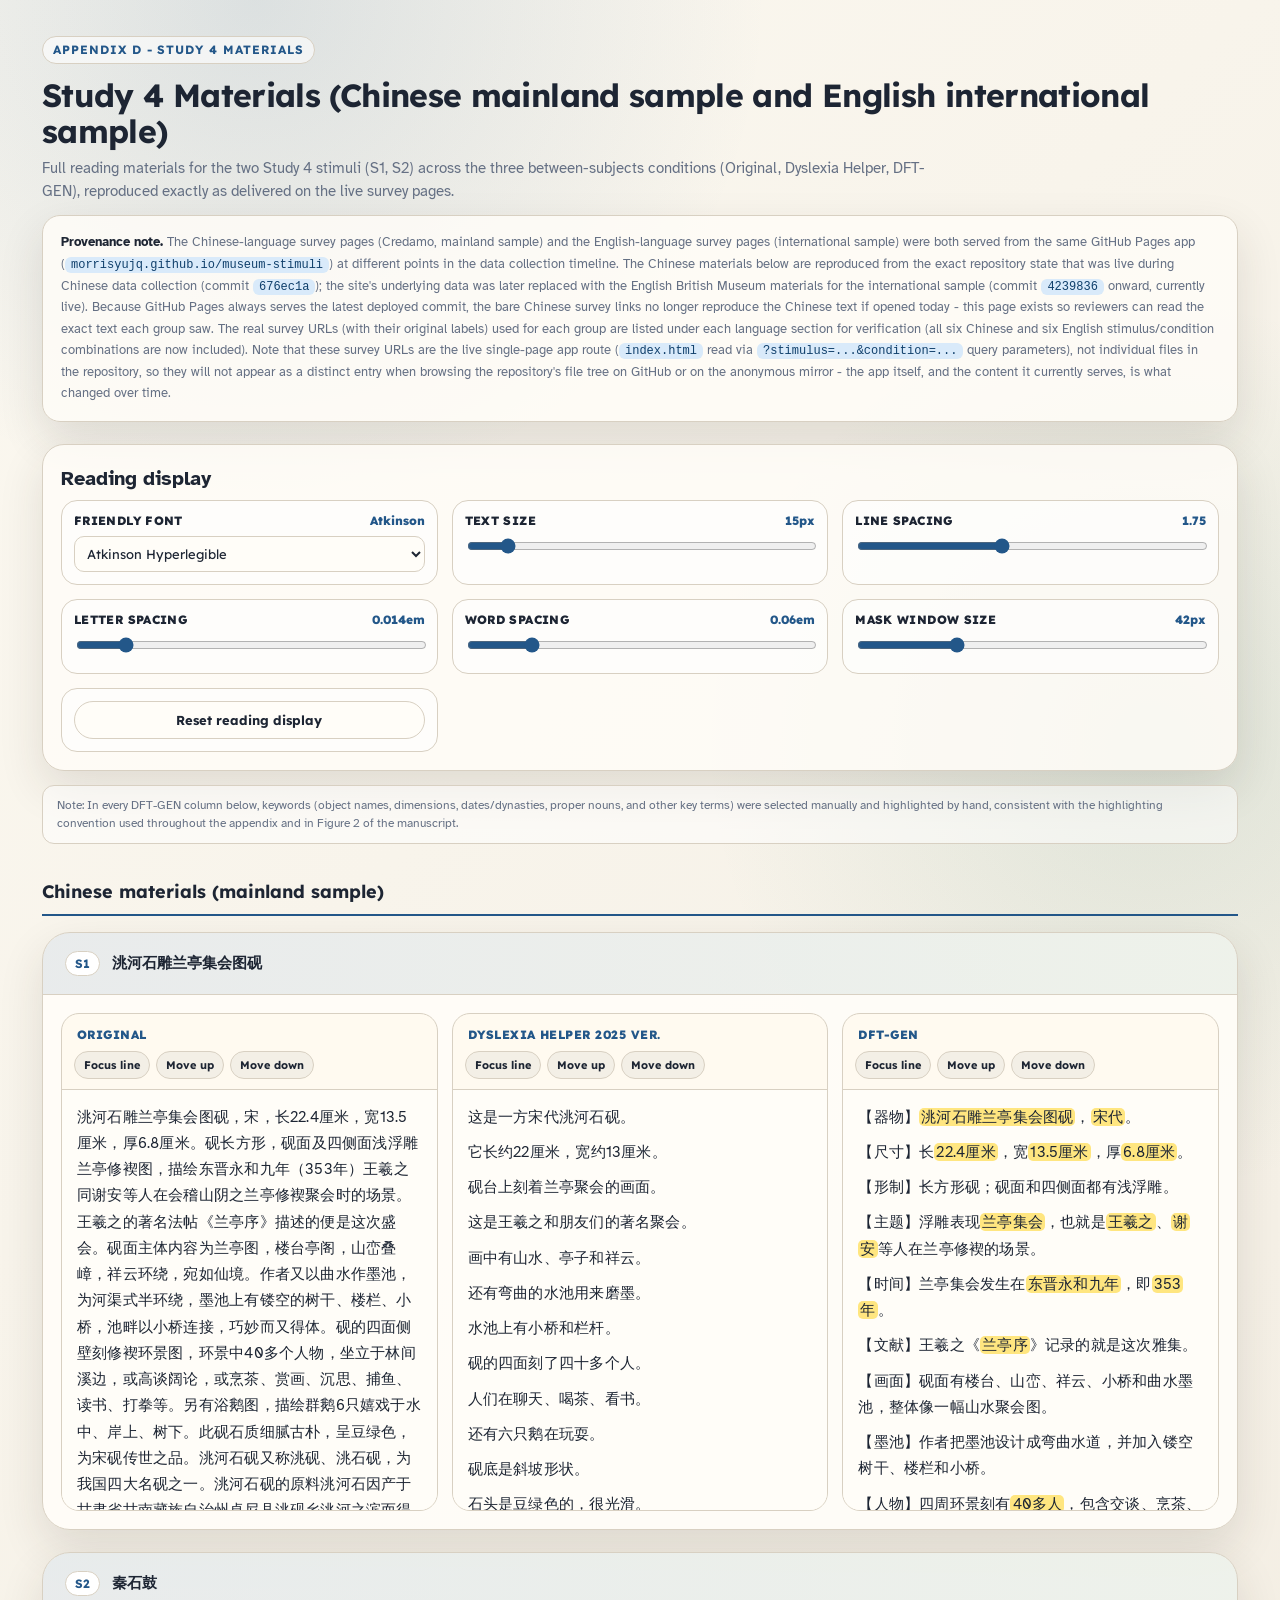
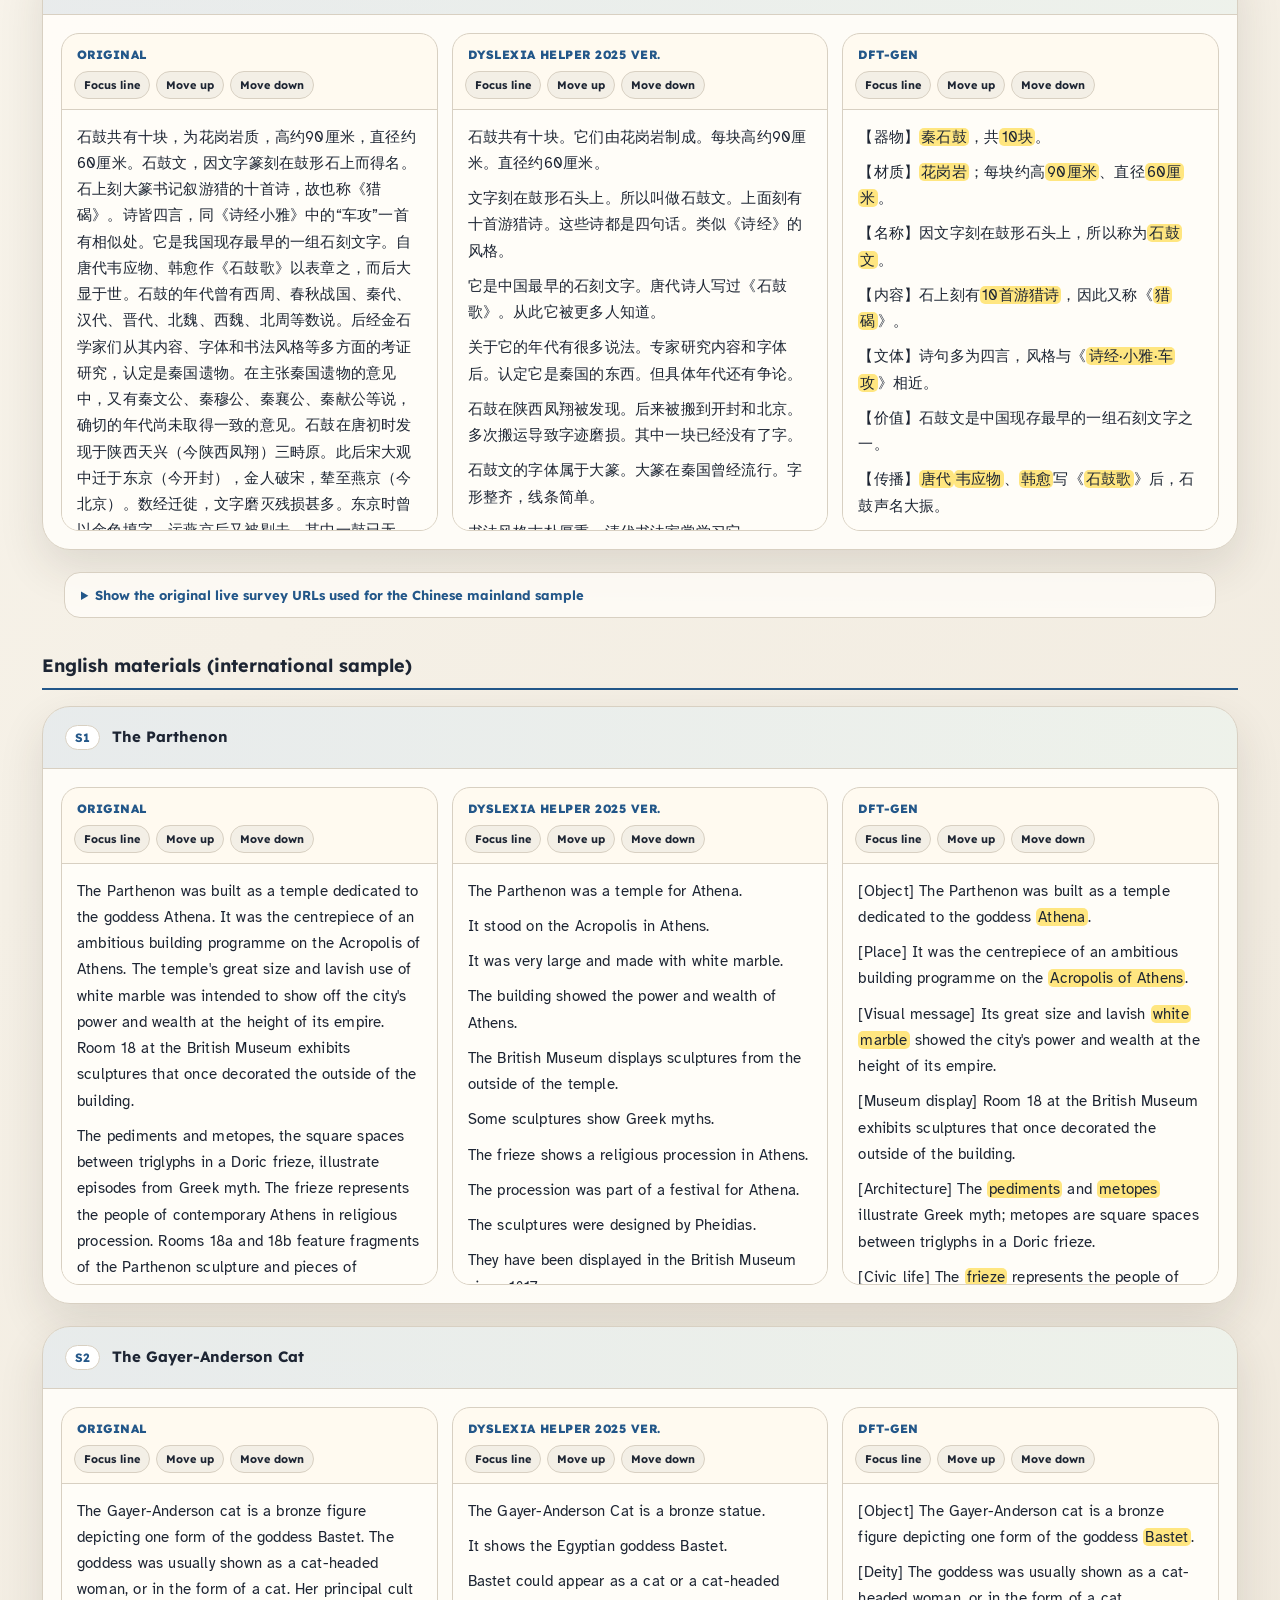
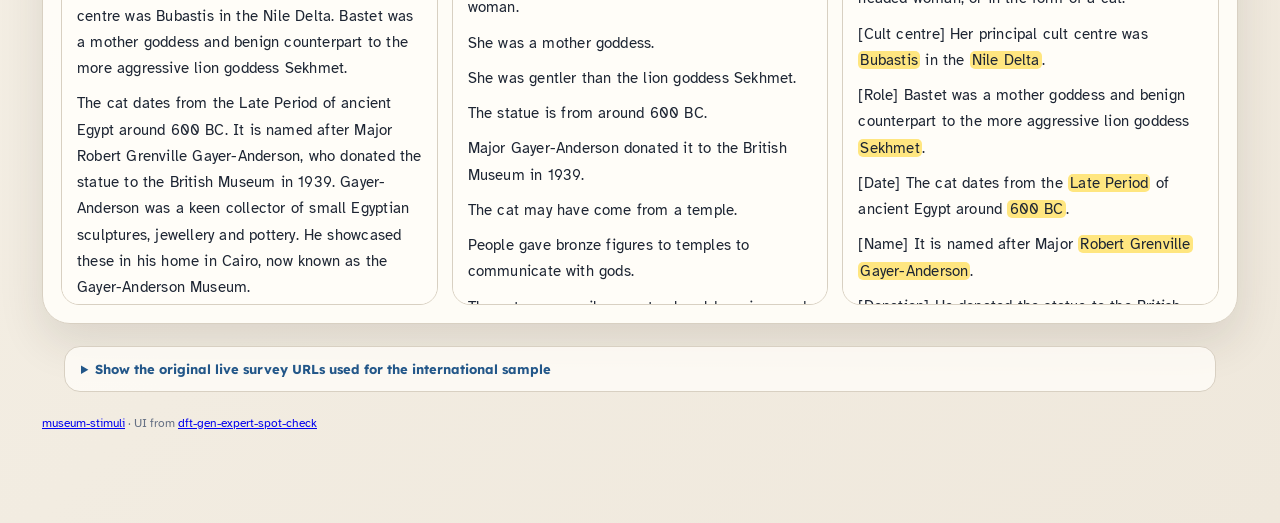
<file: stimuli_web/appendix_study4_materials.html>
<!doctype html>
<html lang="en">
<head>
<meta charset="utf-8">
<meta name="viewport" content="width=device-width, initial-scale=1">
<title>Appendix D - Study 4 Materials (Chinese and English)</title>
<link rel="preconnect" href="https://fonts.googleapis.com">
<link rel="preconnect" href="https://fonts.gstatic.com" crossorigin>
<link href="https://fonts.googleapis.com/css2?family=Atkinson+Hyperlegible:wght@400;700&family=Lexend:wght@400;500;700;800&display=swap" rel="stylesheet">
<style>
  /* UI unified with table4_compare_en.html / dft-gen-expert-spot-check */
  :root {
    --ink: #1d2533;
    --muted: #657084;
    --paper: #f8f5ee;
    --panel: #fffdf8;
    --line: #d8d0c2;
    --blue: #235789;
    --blue-soft: #d9eafa;
    --green: #31785f;
    --shadow: 0 18px 45px rgba(50, 45, 35, .12);
    --reader-font: "Atkinson Hyperlegible", "Lexend", "Noto Sans SC", "Microsoft YaHei UI", sans-serif;
    --reader-size: 15px;
    --reader-line-height: 1.75;
    --reader-letter-spacing: .014em;
    --reader-word-spacing: .06em;
    --mask-height: 42px;
  }
  * { box-sizing: border-box; }
  body {
    margin: 0;
    font-family: "Atkinson Hyperlegible", "Lexend", "Noto Sans SC", "Microsoft YaHei UI", sans-serif;
    color: var(--ink);
    background:
      radial-gradient(circle at 20% 0%, rgba(35, 87, 137, .14), transparent 32rem),
      radial-gradient(circle at 90% 20%, rgba(49, 120, 95, .12), transparent 28rem),
      linear-gradient(135deg, #fbf8f0, #efe8dc);
    line-height: 1.55;
  }
  header {
    max-width: 1240px;
    margin: 0 auto;
    padding: 36px 22px 12px;
  }
  .eyebrow {
    display: inline-block;
    padding: 6px 10px;
    border: 1px solid var(--line);
    border-radius: 999px;
    background: rgba(255, 255, 255, .62);
    color: var(--blue);
    font: 700 12px/1.2 "Lexend", sans-serif;
    letter-spacing: .08em;
    text-transform: uppercase;
  }
  h1 {
    margin: 14px 0 8px;
    font-family: "Lexend", "Atkinson Hyperlegible", sans-serif;
    font-size: clamp(22px, 3.2vw, 32px);
    line-height: 1.1;
    letter-spacing: -.02em;
  }
  .subtitle { max-width: 900px; margin: 0; color: var(--muted); font-size: 15px; }
  main {
    max-width: 1240px;
    margin: 0 auto 48px;
    padding: 0 22px 32px;
  }
  .callout {
    margin-bottom: 22px;
    padding: 16px 18px;
    border: 1px solid var(--line);
    border-radius: 18px;
    background: rgba(255, 253, 248, .82);
    box-shadow: var(--shadow);
    color: var(--muted);
    font-size: 13px;
    line-height: 1.65;
  }
  .callout b { color: var(--ink); }
  .dftNote {
    margin: -8px 0 22px;
    padding: 10px 14px;
    border: 1px solid var(--line);
    border-radius: 12px;
    background: rgba(255,255,255,.55);
    color: var(--muted);
    font-size: 12px;
    line-height: 1.55;
  }
  .callout code {
    background: var(--blue-soft);
    color: #0f3f6b;
    padding: 1px 6px;
    border-radius: 6px;
    font-size: 12px;
  }
  .display-controls {
    margin-bottom: 22px;
    padding: 18px;
    border: 1px solid var(--line);
    border-radius: 22px;
    background: rgba(255, 253, 248, .82);
    box-shadow: var(--shadow);
  }
  .display-controls h2 { margin: 0 0 6px; font-size: 20px; }
  .display-controls p { margin: 0 0 14px; color: var(--muted); font-size: 14px; }
  .control-grid {
    display: grid;
    grid-template-columns: repeat(3, minmax(180px, 1fr));
    gap: 14px;
  }
  .control {
    border: 1px solid var(--line);
    border-radius: 16px;
    background: rgba(255,255,255,.62);
    padding: 12px;
  }
  .control label {
    display: flex;
    justify-content: space-between;
    gap: 10px;
    margin-bottom: 8px;
    color: var(--ink);
    font: 800 12px "Lexend", sans-serif;
    text-transform: uppercase;
    letter-spacing: .03em;
  }
  .control output { color: var(--blue); font-weight: 800; text-transform: none; letter-spacing: 0; }
  .control input[type="range"], .control select {
    width: 100%;
    accent-color: var(--blue);
  }
  .control select {
    min-height: 36px;
    border: 1px solid var(--line);
    border-radius: 10px;
    padding: 6px 8px;
    background: #fffdf8;
    color: var(--ink);
    font: 13px "Lexend", sans-serif;
  }
  .control-actions { display: flex; align-items: end; }
  .control-actions button { width: 100%; }
  button {
    cursor: pointer;
    border: 1px solid var(--line);
    border-radius: 999px;
    padding: 10px 14px;
    background: var(--panel);
    color: var(--ink);
    font: 700 13px "Lexend", sans-serif;
  }
  button:hover { box-shadow: 0 8px 22px rgba(0,0,0,.10); }
  h2.langHead {
    font-family: "Lexend", sans-serif;
    font-size: 18px;
    color: var(--ink);
    border-bottom: 2px solid var(--blue);
    padding-bottom: 8px;
    margin: 34px 0 16px;
  }
  .sample {
    margin: 0 0 22px;
    border: 1px solid var(--line);
    border-radius: 28px;
    background: rgba(255, 253, 248, .95);
    box-shadow: var(--shadow);
    overflow: hidden;
  }
  .sample-head {
    display: flex;
    justify-content: flex-start;
    align-items: baseline;
    gap: 12px;
    padding: 18px 22px;
    background: linear-gradient(90deg, rgba(35,87,137,.10), rgba(49,120,95,.08));
    border-bottom: 1px solid var(--line);
  }
  .sample-id { font: 800 15px "Lexend", sans-serif; }
  .badge {
    display: inline-block;
    padding: 4px 9px;
    border-radius: 999px;
    background: white;
    border: 1px solid var(--line);
    color: var(--blue);
    font: 700 12px "Lexend", sans-serif;
  }
  .stitle { font: 700 15px "Lexend", sans-serif; color: var(--ink); }
  .texts {
    display: grid;
    grid-template-columns: 1fr 1fr 1fr;
    gap: 14px;
    padding: 18px;
  }
  .text-box {
    min-height: 190px;
    border: 1px solid var(--line);
    border-radius: 18px;
    padding: 0;
    background: #fffaf0;
    overflow: hidden;
  }
  .text-box h3 {
    margin: 0;
    padding: 13px 15px 9px;
    font: 800 12px "Lexend", sans-serif;
    color: var(--blue);
    letter-spacing: .04em;
    text-transform: uppercase;
  }
  .reading-tools {
    display: flex;
    flex-wrap: wrap;
    gap: 6px;
    padding: 0 12px 10px;
  }
  .reading-tools button {
    padding: 6px 9px;
    font-size: 11px;
    background: #f3efe6;
  }
  .reader-stage {
    --focus-top: 22px;
    --focus-height: var(--mask-height);
    position: relative;
    border-top: 1px solid var(--line);
    background: #fffdf8;
  }
  .text-content {
    max-height: 420px;
    overflow: auto;
    padding: 14px 15px 20px;
    white-space: pre-wrap;
    font-family: var(--reader-font);
    font-size: var(--reader-size);
    line-height: var(--reader-line-height);
    letter-spacing: var(--reader-letter-spacing);
    word-spacing: var(--reader-word-spacing);
  }
  .text-content.reader-html { white-space: normal; }
  .text-content.reader-html p { margin: 0 0 9px; }
  .text-content strong {
    font-weight: 800;
    color: #0f3f6b;
    background: rgba(217, 234, 250, .78);
    border-radius: 5px;
    padding: 0 .12em;
  }
  .text-content mark {
    background: #ffe680;
    color: #1d2533;
    border-radius: 5px;
    padding: 0 .14em;
    box-decoration-break: clone;
    -webkit-box-decoration-break: clone;
  }
  .focus-mask, .focus-window {
    display: none;
    position: absolute;
    left: 0;
    right: 0;
    pointer-events: none;
    z-index: 3;
  }
  .focus-mask.top { top: 0; height: var(--focus-top); background: rgba(0, 0, 0, .70); }
  .focus-mask.bottom { top: calc(var(--focus-top) + var(--focus-height)); bottom: 0; background: rgba(0, 0, 0, .70); }
  .focus-window {
    top: var(--focus-top);
    height: var(--focus-height);
    left: 8px; right: 8px;
    border-top: 2px solid rgba(255, 230, 128, .95);
    border-bottom: 2px solid rgba(255, 230, 128, .95);
    box-shadow: 0 0 0 1px rgba(255,255,255,.26) inset;
  }
  .reader-stage.focus-on .focus-mask,
  .reader-stage.focus-on .focus-window { display: block; }
  details {
    margin: 14px 22px 22px;
    padding: 14px 16px;
    border: 1px solid var(--line);
    border-radius: 16px;
    background: rgba(255, 253, 248, .82);
  }
  summary { cursor: pointer; font: 700 13px "Lexend", sans-serif; color: var(--blue); }
  .linkTable { width: 100%; border-collapse: collapse; font-size: 12px; margin-top: 10px; }
  .linkTable th, .linkTable td { border: 1px solid var(--line); padding: 6px 8px; text-align: left; }
  .linkTable th { background: rgba(35,87,137,.08); font: 700 11px "Lexend", sans-serif; text-transform: uppercase; letter-spacing: .03em; }
  .linkTable a { color: var(--blue); word-break: break-all; }
  .footnote { margin-top: 14px; color: var(--muted); font-size: 12px; }
  @media (max-width: 900px) { .texts, .control-grid { grid-template-columns: 1fr; } }
  @media print {
    .display-controls, .footnote a { display: none !important; }
    body { background: white; }
  }
</style>
</head>
<body>
<header>
  <span class="eyebrow">Appendix D - Study 4 materials</span>
  <h1>Study 4 Materials (Chinese mainland sample and English international sample)</h1>
  <p class="subtitle">Full reading materials for the two Study 4 stimuli (S1, S2) across the three between-subjects conditions (Original, Dyslexia Helper, DFT-GEN), reproduced exactly as delivered on the live survey pages.</p>
</header>

<main>
  <div class="callout">
    <b>Provenance note.</b> The Chinese-language survey pages (Credamo, mainland sample) and the English-language survey pages (international sample) were both served from the same GitHub Pages app (<code>morrisyujq.github.io/museum-stimuli</code>) at different points in the data collection timeline. The Chinese materials below are reproduced from the exact repository state that was live during Chinese data collection (commit <code>676ec1a</code>); the site's underlying data was later replaced with the English British Museum materials for the international sample (commit <code>4239836</code> onward, currently live). Because GitHub Pages always serves the latest deployed commit, the bare Chinese survey links no longer reproduce the Chinese text if opened today - this page exists so reviewers can read the exact text each group saw. The real survey URLs (with their original labels) used for each group are listed under each language section for verification (all six Chinese and six English stimulus/condition combinations are now included). Note that these survey URLs are the live single-page app route (<code>index.html</code> read via <code>?stimulus=...&amp;condition=...</code> query parameters), not individual files in the repository, so they will not appear as a distinct entry when browsing the repository's file tree on GitHub or on the anonymous mirror - the app itself, and the content it currently serves, is what changed over time.
  </div>

  <section class="display-controls" aria-label="Reading display controls">
    <h2>Reading display</h2>
    <div class="control-grid">
      <div class="control">
        <label for="fontSelect">Friendly font <output id="fontLabel">Atkinson</output></label>
        <select id="fontSelect">
          <option value="atkinson">Atkinson Hyperlegible</option>
          <option value="lexend">Lexend</option>
          <option value="yahei">Microsoft YaHei UI</option>
          <option value="verdana">Verdana</option>
          <option value="arial">Arial</option>
        </select>
      </div>
      <div class="control">
        <label for="textSize">Text size <output id="textSizeLabel">15px</output></label>
        <input id="textSize" type="range" min="14" max="24" step="1" value="15">
      </div>
      <div class="control">
        <label for="lineSpacing">Line spacing <output id="lineSpacingLabel">1.75</output></label>
        <input id="lineSpacing" type="range" min="1.3" max="2.4" step="0.05" value="1.75">
      </div>
      <div class="control">
        <label for="letterSpacing">Letter spacing <output id="letterSpacingLabel">0.014em</output></label>
        <input id="letterSpacing" type="range" min="0" max="0.12" step="0.005" value="0.014">
      </div>
      <div class="control">
        <label for="wordSpacing">Word spacing <output id="wordSpacingLabel">0.06em</output></label>
        <input id="wordSpacing" type="range" min="0" max="0.35" step="0.01" value="0.06">
      </div>
      <div class="control">
        <label for="maskHeight">Mask window size <output id="maskHeightLabel">42px</output></label>
        <input id="maskHeight" type="range" min="24" max="90" step="2" value="42">
      </div>
      <div class="control control-actions">
        <button type="button" id="resetReading">Reset reading display</button>
      </div>
    </div>
  </section>

  <p class="dftNote">Note: In every DFT-GEN column below, keywords (object names, dimensions, dates/dynasties, proper nouns, and other key terms) were selected manually and highlighted by hand, consistent with the highlighting convention used throughout the appendix and in Figure 2 of the manuscript.</p>

  <h2 class="langHead">Chinese materials (mainland sample)</h2>
  <div id="zh-root"></div>
  <details>
    <summary>Show the original live survey URLs used for the Chinese mainland sample</summary>
    <table class="linkTable"><thead><tr><th>Stimulus</th><th>Survey label</th><th>Live survey URL</th></tr></thead><tbody>
      <tr><td>S1</td><td>S1_original</td><td><a href="https://morrisyujq.github.io/museum-stimuli/?stimulus=S1&amp;condition=original&amp;label=S1_original">https://morrisyujq.github.io/museum-stimuli/?stimulus=S1&amp;condition=original&amp;label=S1_original</a></td></tr>
      <tr><td>S1</td><td>S1_helper_2025</td><td><a href="https://morrisyujq.github.io/museum-stimuli/?stimulus=S1&amp;condition=helper_2025&amp;label=S1_helper_2025">https://morrisyujq.github.io/museum-stimuli/?stimulus=S1&amp;condition=helper_2025&amp;label=S1_helper_2025</a></td></tr>
      <tr><td>S2</td><td>S2_original</td><td><a href="https://morrisyujq.github.io/museum-stimuli/?stimulus=S2&amp;condition=original&amp;label=S2_original">https://morrisyujq.github.io/museum-stimuli/?stimulus=S2&amp;condition=original&amp;label=S2_original</a></td></tr>
      <tr><td>S2</td><td>S2_helper_2025</td><td><a href="https://morrisyujq.github.io/museum-stimuli/?stimulus=S2&amp;condition=helper_2025&amp;label=S2_helper_2025">https://morrisyujq.github.io/museum-stimuli/?stimulus=S2&amp;condition=helper_2025&amp;label=S2_helper_2025</a></td></tr>
      <tr><td>S1</td><td>S1_dftgen</td><td><a href="https://morrisyujq.github.io/museum-stimuli/?stimulus=S1&amp;condition=dftgen&amp;label=S1_dftgen">https://morrisyujq.github.io/museum-stimuli/?stimulus=S1&amp;condition=dftgen&amp;label=S1_dftgen</a></td></tr>
      <tr><td>S2</td><td>S2_dftgen</td><td><a href="https://morrisyujq.github.io/museum-stimuli/?stimulus=S2&amp;condition=dftgen&amp;label=S2_dftgen">https://morrisyujq.github.io/museum-stimuli/?stimulus=S2&amp;condition=dftgen&amp;label=S2_dftgen</a></td></tr>
    </tbody></table>
  </details>

  <h2 class="langHead">English materials (international sample)</h2>
  <div id="en-root"></div>
  <details>
    <summary>Show the original live survey URLs used for the international sample</summary>
    <table class="linkTable"><thead><tr><th>Stimulus</th><th>Survey label</th><th>Live survey URL</th></tr></thead><tbody>
      <tr><td>S1</td><td>S1_original</td><td><a href="https://morrisyujq.github.io/museum-stimuli/?stimulus=S1&amp;condition=original&amp;label=S1_original&amp;v=b6225b6">https://morrisyujq.github.io/museum-stimuli/?stimulus=S1&amp;condition=original&amp;label=S1_original&amp;v=b6225b6</a></td></tr>
      <tr><td>S1</td><td>S1_helper_2025</td><td><a href="https://morrisyujq.github.io/museum-stimuli/?stimulus=S1&amp;condition=helper_2025&amp;label=S1_helper_2025&amp;v=65843ea">https://morrisyujq.github.io/museum-stimuli/?stimulus=S1&amp;condition=helper_2025&amp;label=S1_helper_2025&amp;v=65843ea</a></td></tr>
      <tr><td>S1</td><td>S1_dftgen</td><td><a href="https://morrisyujq.github.io/museum-stimuli/?stimulus=S1&amp;condition=dftgen&amp;label=S1_dftgen&amp;v=3eb9656">https://morrisyujq.github.io/museum-stimuli/?stimulus=S1&amp;condition=dftgen&amp;label=S1_dftgen&amp;v=3eb9656</a></td></tr>
      <tr><td>S2</td><td>S2_original</td><td><a href="https://morrisyujq.github.io/museum-stimuli/?stimulus=S2&amp;condition=original&amp;label=S2_original&amp;v=65843ea">https://morrisyujq.github.io/museum-stimuli/?stimulus=S2&amp;condition=original&amp;label=S2_original&amp;v=65843ea</a></td></tr>
      <tr><td>S2</td><td>S2_helper_2025</td><td><a href="https://morrisyujq.github.io/museum-stimuli/?stimulus=S2&amp;condition=helper_2025&amp;label=S2_helper_2025&amp;v=65843ea">https://morrisyujq.github.io/museum-stimuli/?stimulus=S2&amp;condition=helper_2025&amp;label=S2_helper_2025&amp;v=65843ea</a></td></tr>
      <tr><td>S2</td><td>S2_dftgen</td><td><a href="https://morrisyujq.github.io/museum-stimuli/?stimulus=S2&amp;condition=dftgen&amp;label=S2_dftgen&amp;v=3eb9656">https://morrisyujq.github.io/museum-stimuli/?stimulus=S2&amp;condition=dftgen&amp;label=S2_dftgen&amp;v=3eb9656</a></td></tr>
    </tbody></table>
  </details>

  <p class="footnote">
    <a href="https://github.com/MorrisYUJQ/museum-stimuli">museum-stimuli</a> ·
    UI from <a href="https://github.com/MorrisYUJQ/dft-gen-expert-spot-check">dft-gen-expert-spot-check</a>
  </p>
</main>

<script>
  const ZH_STIMULI = [
    {
      sid: "S1", title: "洮河石雕兰亭集会图砚",
      panels: [
        { title: "Original", body: "<p>洮河石雕兰亭集会图砚，宋，长22.4厘米，宽13.5厘米，厚6.8厘米。砚长方形，砚面及四侧面浅浮雕兰亭修褉图，描绘东晋永和九年（353年）王羲之同谢安等人在会稽山阴之兰亭修褉聚会时的场景。王羲之的著名法帖《兰亭序》描述的便是这次盛会。砚面主体内容为兰亭图，楼台亭阁，山峦叠嶂，祥云环绕，宛如仙境。作者又以曲水作墨池，为河渠式半环绕，墨池上有镂空的树干、楼栏、小桥，池畔以小桥连接，巧妙而又得体。砚的四面侧壁刻修褉环景图，环景中40多个人物，坐立于林间溪边，或高谈阔论，或烹茶、赏画、沉思、捕鱼、读书、打拳等。另有浴鹅图，描绘群鹅6只嬉戏于水中、岸上、树下。此砚石质细腻古朴，呈豆绿色，为宋砚传世之品。洮河石砚又称洮砚、洮石砚，为我国四大名砚之一。洮河石砚的原料洮河石因产于甘肃省甘南藏族自治州卓尼县洮砚乡洮河之滨而得名，又名辉绿岩，石色基本为绿色。唐代著名书法家柳公权在其《论砚》中评价过名砚。洮砚在宋代成为贡品，并逐渐进入四大名砚之列。宋代鉴赏家赵希鹄曾经在他的《洞天清禄集·古砚辨》中记载洮河绿石，称其“绿如蓝，润如玉”。</p>" },
        { title: "Dyslexia Helper 2025 ver.", body: "<p>这是一方宋代洮河石砚。</p><p>它长约22厘米，宽约13厘米。</p><p>砚台上刻着兰亭聚会的画面。</p><p>这是王羲之和朋友们的著名聚会。</p><p>画中有山水、亭子和祥云。</p><p>还有弯曲的水池用来磨墨。</p><p>水池上有小桥和栏杆。</p><p>砚的四面刻了四十多个人。</p><p>人们在聊天、喝茶、看书。</p><p>还有六只鹅在玩耍。</p><p>砚底是斜坡形状。</p><p>石头是豆绿色的，很光滑。</p><p>这是宋代的传世古砚。</p><p>明末由吴拭收藏。</p><p>洮河砚是中国四大名砚之一。</p><p>它有一千三百多年历史。</p><p>石料来自甘肃的洮河。</p><p>石头多是绿色的。</p><p>唐代书法家就称赞过它。</p><p>宋代开始成为贡品。</p><p>它原本是磨刀的石料。</p><p>在宋代是很珍贵的文具。</p><p>苏东坡也写诗赞美过它。</p>" },
        { title: "DFT-GEN", body: "<p>【器物】<mark>洮河石雕兰亭集会图砚</mark>，<mark>宋代</mark>。</p><p>【尺寸】长<mark>22.4厘米</mark>，宽<mark>13.5厘米</mark>，厚<mark>6.8厘米</mark>。</p><p>【形制】长方形砚；砚面和四侧面都有浅浮雕。</p><p>【主题】浮雕表现<mark>兰亭集会</mark>，也就是<mark>王羲之</mark>、<mark>谢安</mark>等人在兰亭修褉的场景。</p><p>【时间】兰亭集会发生在<mark>东晋永和九年</mark>，即<mark>353年</mark>。</p><p>【文献】王羲之《<mark>兰亭序</mark>》记录的就是这次雅集。</p><p>【画面】砚面有楼台、山峦、祥云、小桥和曲水墨池，整体像一幅山水聚会图。</p><p>【墨池】作者把墨池设计成弯曲水道，并加入镂空树干、楼栏和小桥。</p><p>【人物】四周环景刻有<mark>40多人</mark>，包含交谈、烹茶、赏画、读书、捕鱼、打拳等活动。</p><p>【细节】另有浴鹅图，<mark>6只鹅</mark>在水边游动、啄食或鸣叫。</p><p>【材质】砚石细腻温润，呈<mark>豆绿色</mark>，包浆厚，是传世宋砚。</p><p>【收藏】明末曾由收藏家<mark>吴拭</mark>珍收藏。</p><p>【名称】洮河石砚又称<mark>洮砚</mark>、<mark>洮石砚</mark>，是<mark>中国四大名砚</mark>之一。</p><p>【产地】洮河石来自<mark>甘肃甘南卓尼县</mark>洮河之滨，古称<mark>洮州</mark>。</p><p>【石性】洮河石属于水成岩，也称<mark>辉绿岩</mark>；常见颜色有墨绿、碧绿、翠绿、灰绿。</p><p>【早期评价】<mark>唐代</mark><mark>柳公权</mark>在《论砚》中提到临洮砚，说明洮砚很早已受文人重视。</p><p>【宋代地位】洮砚在<mark>宋代</mark>成为贡品，并逐渐进入四大名砚之列。</p><p>【名家称赞】<mark>宋代</mark><mark>赵希鹄</mark>称洮河绿石“绿如蓝，润如玉”，发墨效果很好。</p><p>【历史转变】洮河石最初也可作磨刀石；宋代文人因其难得、细密、润泽而珍视它。</p><p>【补充】<mark>苏东坡</mark>也曾写文称赞黄庭坚收藏的洮河石砚。</p>" }
      ]
    },
    {
      sid: "S2", title: "秦石鼓",
      panels: [
        { title: "Original", body: "<p>石鼓共有十块，为花岗岩质，高约90厘米，直径约60厘米。石鼓文，因文字篆刻在鼓形石上而得名。石上刻大篆书记叙游猎的十首诗，故也称《猎碣》。诗皆四言，同《诗经小雅》中的“车攻”一首有相似处。它是我国现存最早的一组石刻文字。自唐代韦应物、韩愈作《石鼓歌》以表章之，而后大显于世。石鼓的年代曾有西周、春秋战国、秦代、汉代、晋代、北魏、西魏、北周等数说。后经金石学家们从其内容、字体和书法风格等多方面的考证研究，认定是秦国遗物。在主张秦国遗物的意见中，又有秦文公、秦穆公、秦襄公、秦献公等说，确切的年代尚未取得一致的意见。石鼓在唐初时发现于陕西天兴（今陕西凤翔）三畤原。此后宋大观中迁于东京（今开封），金人破宋，辇至燕京（今北京）。数经迁徙，文字磨灭残损甚多。东京时曾以金色填字，运燕京后又被剔去。其中一鼓已无字。石鼓文有些字型与籀文相同。籀文也称大篆，传说是周宣王时太史籀所造。籀文型体齐整稳定，春秋时期已在秦国流行，流行过程中又进一步简化和线条化。此石鼓文书法朴茂浑古，清康有为谓：“如金钿委地，芝草团云，不烦整裁，自有奇采。”清代一些书法家的篆书多得力于此。故宫所藏石鼓文拓本有明初拓本，明代孙克弘旧藏，为国内著名善本。唐李吉甫《元和郡县图志》，宋欧阳修《集古录》、赵明诚《金石录》、郑樵《石鼓文考》等书著录。</p>" },
        { title: "Dyslexia Helper 2025 ver.", body: "<p>石鼓共有十块。它们由花岗岩制成。每块高约90厘米。直径约60厘米。</p><p>文字刻在鼓形石头上。所以叫做石鼓文。上面刻有十首游猎诗。这些诗都是四句话。类似《诗经》的风格。</p><p>它是中国最早的石刻文字。唐代诗人写过《石鼓歌》。从此它被更多人知道。</p><p>关于它的年代有很多说法。专家研究内容和字体后。认定它是秦国的东西。但具体年代还有争论。</p><p>石鼓在陕西凤翔被发现。后来被搬到开封和北京。多次搬运导致字迹磨损。其中一块已经没有了字。</p><p>石鼓文的字体属于大篆。大篆在秦国曾经流行。字形整齐，线条简单。</p><p>书法风格古朴厚重。清代书法家常学习它。</p><p>故宫藏有明代拓本。是珍贵的版本。许多古书都记录过它。</p>" },
        { title: "DFT-GEN", body: "<p>【器物】<mark>秦石鼓</mark>，共<mark>10块</mark>。</p><p>【材质】<mark>花岗岩</mark>；每块约高<mark>90厘米</mark>、直径<mark>60厘米</mark>。</p><p>【名称】因文字刻在鼓形石头上，所以称为<mark>石鼓文</mark>。</p><p>【内容】石上刻有<mark>10首游猎诗</mark>，因此又称《<mark>猎碣</mark>》。</p><p>【文体】诗句多为四言，风格与《<mark>诗经·小雅·车攻</mark>》相近。</p><p>【价值】石鼓文是中国现存最早的一组石刻文字之一。</p><p>【传播】<mark>唐代</mark><mark>韦应物</mark>、<mark>韩愈</mark>写《<mark>石鼓歌</mark>》后，石鼓声名大振。</p><p>【年代争议】石鼓年代曾有<mark>西周</mark>、<mark>春秋战国</mark>、<mark>秦代</mark>、<mark>汉代</mark>等多种说法。</p><p>【主流判断】金石学者从内容、字体和书法风格分析，多认为它是<mark>秦国</mark>遗物。</p><p>【仍未定论】具体属于<mark>秦文公</mark>、<mark>秦穆公</mark>、<mark>秦襄公</mark>还是<mark>秦献公</mark>时期，尚无统一答案。</p><p>【发现地】石鼓在<mark>唐初</mark>发现于<mark>陕西天兴</mark>，即今<mark>陕西凤翔</mark>一带。</p><p>【迁徙】<mark>宋代</mark>迁至<mark>东京开封</mark>；<mark>金人</mark>破宋后又被运至<mark>燕京北京</mark>。</p><p>【损伤】多次迁徙和风化导致文字磨损，其中一鼓已经无字。</p><p>【修补痕迹】东京时期曾用金色填字，运到燕京后又被剔去。</p><p>【字体】石鼓文使用<mark>大篆</mark>，也称<mark>籀文</mark>。</p><p>【字形】籀文字形整齐、结构稳定，后来在秦国逐渐简化和线条化。</p><p>【书法】石鼓文风格古朴厚重，<mark>康有为</mark>称赞其自然有奇采。</p><p>【影响】<mark>清代</mark>许多篆书书法家都学习石鼓文。</p><p>【馆藏】<mark>故宫</mark>收藏<mark>明初</mark>石鼓文拓本，原为<mark>明代</mark><mark>孙克弘</mark>旧藏，是著名善本。</p><p>【著录】《<mark>元和郡县图志</mark>》《<mark>集古录</mark>》《<mark>金石录</mark>》《<mark>石鼓文考</mark>》等书都记录过石鼓文。</p>" }
      ]
    }
  ];

  const EN_STIMULI = [
    {
      sid: "S1", title: "The Parthenon",
      panels: [
        { title: "Original", body: "<p>The Parthenon was built as a temple dedicated to the goddess Athena. It was the centrepiece of an ambitious building programme on the Acropolis of Athens. The temple's great size and lavish use of white marble was intended to show off the city's power and wealth at the height of its empire. Room 18 at the British Museum exhibits sculptures that once decorated the outside of the building.</p><p>The pediments and metopes, the square spaces between triglyphs in a Doric frieze, illustrate episodes from Greek myth. The frieze represents the people of contemporary Athens in religious procession. Rooms 18a and 18b feature fragments of the Parthenon sculpture and pieces of architecture. Video displays using computer graphics explain how the sculptures were placed on the building.</p><p>The word parthenos meant 'maiden', 'girl', or 'virgin, unmarried woman'. Inside the original building stood a colossal image of Athena Parthenos, constructed of gold and ivory. The temple was richly decorated with sculptures designed by the famous artist Pheidias, which took until 432 BC to complete.</p><p>The Parthenon sculptures have been on permanent display since 1817. The frieze shows the procession of the Panathenaic festival, the commemoration of the birthday of the goddess Athena. On either end of the main room are transepts displaying sculptures from the east and west pediments, including Iris, goddess of the rainbow, and Dionysos. On the walls are metopes carved in high relief.</p>" },
        { title: "Dyslexia Helper 2025 ver.", body: "<p>The Parthenon was a temple for Athena.</p><p>It stood on the Acropolis in Athens.</p><p>It was very large and made with white marble.</p><p>The building showed the power and wealth of Athens.</p><p>The British Museum displays sculptures from the outside of the temple.</p><p>Some sculptures show Greek myths.</p><p>The frieze shows a religious procession in Athens.</p><p>The procession was part of a festival for Athena.</p><p>The sculptures were designed by Pheidias.</p><p>They have been displayed in the British Museum since 1817.</p><p>Some sculptures show Iris and Dionysos.</p><p>The museum also uses videos to explain where the sculptures were placed.</p>" },
        { title: "DFT-GEN", body: "<p>[Object] The Parthenon was built as a temple dedicated to the goddess <mark>Athena</mark>.</p><p>[Place] It was the centrepiece of an ambitious building programme on the <mark>Acropolis of Athens</mark>.</p><p>[Visual message] Its great size and lavish <mark>white marble</mark> showed the city's power and wealth at the height of its empire.</p><p>[Museum display] Room 18 at the British Museum exhibits sculptures that once decorated the outside of the building.</p><p>[Architecture] The <mark>pediments</mark> and <mark>metopes</mark> illustrate Greek myth; metopes are square spaces between triglyphs in a Doric frieze.</p><p>[Civic life] The <mark>frieze</mark> represents the people of contemporary Athens in a religious procession.</p><p>[Gallery rooms] Rooms 18a and 18b feature fragments of Parthenon sculpture and pieces of architecture.</p><p>[Key term] <mark>Parthenos</mark> meant 'maiden', 'girl', or 'virgin, unmarried woman'.</p><p>[Lost statue] Inside stood a colossal gold-and-ivory image of <mark>Athena Parthenos</mark>.</p><p>[Artist] Sculptures designed by the famous artist <mark>Pheidias</mark> were completed by <mark>432 BC</mark>.</p><p>[Festival] The frieze shows the <mark>Panathenaic festival</mark> procession, commemorating the birthday of Athena.</p><p>[Display history] The Parthenon sculptures have been on permanent display since <mark>1817</mark>.</p><p>[Gallery layout] Transepts at either end display east and west pediment sculptures, including <mark>Iris</mark>, goddess of the rainbow, and <mark>Dionysos</mark>.</p><p>[Detail] Metopes on the walls are carved in high relief.</p><p>[Technology] Video displays using computer graphics explain how the sculptures were placed on the building.</p><p>[Accessibility] The gallery also uses video displays and a touch tour for visually impaired visitors.</p>" }
      ]
    },
    {
      sid: "S2", title: "The Gayer-Anderson Cat",
      panels: [
        { title: "Original", body: "<p>The Gayer-Anderson cat is a bronze figure depicting one form of the goddess Bastet. The goddess was usually shown as a cat-headed woman, or in the form of a cat. Her principal cult centre was Bubastis in the Nile Delta. Bastet was a mother goddess and benign counterpart to the more aggressive lion goddess Sekhmet.</p><p>The cat dates from the Late Period of ancient Egypt around 600 BC. It is named after Major Robert Grenville Gayer-Anderson, who donated the statue to the British Museum in 1939. Gayer-Anderson was a keen collector of small Egyptian sculptures, jewellery and pottery. He showcased these in his home in Cairo, now known as the Gayer-Anderson Museum.</p><p>This bronze figure probably comes from a temple. Thousands of bronze figures of gods, in varying sizes and forms, were dedicated in temples throughout Egypt. The donors of the statues hoped to communicate with the gods. Only the king or someone very wealthy could have afforded to commission an example as fine as this cat, adorned with precious metals.</p><p>The sculpture wears a silver protective pectoral and golden earrings and nose ring. The scarab beetle on the cat's head and chest symbolises rebirth, while the silver wedjat-eye on the pectoral invoked protection and healing. Scientists at the British Museum investigated the cat using X-ray fluorescence and discovered that it is made from bronze containing copper, tin, arsenic and lead.</p>" },
        { title: "Dyslexia Helper 2025 ver.", body: "<p>The Gayer-Anderson Cat is a bronze statue.</p><p>It shows the Egyptian goddess Bastet.</p><p>Bastet could appear as a cat or a cat-headed woman.</p><p>She was a mother goddess.</p><p>She was gentler than the lion goddess Sekhmet.</p><p>The statue is from around 600 BC.</p><p>Major Gayer-Anderson donated it to the British Museum in 1939.</p><p>The cat may have come from a temple.</p><p>People gave bronze figures to temples to communicate with gods.</p><p>The cat wears a silver pectoral, gold earrings and a nose ring.</p><p>The scarab beetle means rebirth.</p><p>The wedjat-eye means protection and healing.</p><p>Scientists used X-ray fluorescence to study the metal.</p>" },
        { title: "DFT-GEN", body: "<p>[Object] The Gayer-Anderson cat is a bronze figure depicting one form of the goddess <mark>Bastet</mark>.</p><p>[Deity] The goddess was usually shown as a cat-headed woman, or in the form of a cat.</p><p>[Cult centre] Her principal cult centre was <mark>Bubastis</mark> in the <mark>Nile Delta</mark>.</p><p>[Role] Bastet was a mother goddess and benign counterpart to the more aggressive lion goddess <mark>Sekhmet</mark>.</p><p>[Date] The cat dates from the <mark>Late Period</mark> of ancient Egypt around <mark>600 BC</mark>.</p><p>[Name] It is named after Major <mark>Robert Grenville Gayer-Anderson</mark>.</p><p>[Donation] He donated the statue to the British Museum in <mark>1939</mark>.</p><p>[Collector] Gayer-Anderson collected Egyptian sculptures, jewellery and pottery and showcased them in his <mark>Cairo</mark> home.</p><p>[Original setting] This bronze figure probably comes from a temple.</p><p>[Religious use] Thousands of bronze figures of gods, in varying sizes and forms, were dedicated in temples throughout Egypt.</p><p>[Purpose] Donors hoped to communicate with the gods through these temple offerings.</p><p>[Status] Only a king or someone very wealthy could commission a cat as fine as this, adorned with precious metals.</p><p>[Jewellery] The sculpture wears a silver protective <mark>pectoral</mark> and golden earrings and nose ring.</p><p>[Symbols] The <mark>scarab beetle</mark> on the cat's head and chest symbolises rebirth.</p><p>[Healing] The silver <mark>wedjat-eye</mark> on the pectoral invoked protection and healing.</p><p>[Science] Scientists at the British Museum investigated the cat using <mark>X-ray fluorescence</mark>.</p><p>[Material] The bronze contains <mark>copper, tin, arsenic and lead</mark>.</p>" }
      ]
    }
  ];

  const PREFS_STORAGE_KEY = 'study4-materials-reading-display-v1';
  const DEFAULT_PREFS = { font: 'atkinson', textSize: 15, lineSpacing: 1.75, letterSpacing: 0.014, wordSpacing: 0.06, maskHeight: 42 };
  const FONT_STACKS = {
    atkinson: '"Atkinson Hyperlegible", "Lexend", "Noto Sans SC", "Microsoft YaHei UI", sans-serif',
    lexend: '"Lexend", "Atkinson Hyperlegible", "Noto Sans SC", sans-serif',
    yahei: '"Microsoft YaHei UI", "Noto Sans SC", "Atkinson Hyperlegible", sans-serif',
    verdana: 'Verdana, "Microsoft YaHei UI", sans-serif',
    arial: 'Arial, "Microsoft YaHei UI", sans-serif'
  };
  const FONT_LABELS = { atkinson: 'Atkinson', lexend: 'Lexend', yahei: 'YaHei UI', verdana: 'Verdana', arial: 'Arial' };

  const fontSelect = document.getElementById('fontSelect');
  const textSizeInput = document.getElementById('textSize');
  const lineSpacingInput = document.getElementById('lineSpacing');
  const letterSpacingInput = document.getElementById('letterSpacing');
  const wordSpacingInput = document.getElementById('wordSpacing');
  const maskHeightInput = document.getElementById('maskHeight');

  function escapeHtml(value) {
    return String(value ?? '').replace(/[&<>"']/g, ch => ({ '&':'&amp;', '<':'&lt;', '>':'&gt;', '"':'&quot;', "'":'&#39;' }[ch]));
  }

  function setFocusPosition(stage, index) {
    const content = stage.querySelector('.text-content');
    const computed = window.getComputedStyle(content);
    const lineHeight = Number.parseFloat(computed.lineHeight) || 34;
    const focusHeight = Number.parseFloat(window.getComputedStyle(stage).getPropertyValue('--focus-height')) || lineHeight;
    const step = Math.max(lineHeight, focusHeight * 0.75);
    const visibleSlots = Math.max(0, Math.floor((stage.clientHeight - focusHeight - 16) / step));
    const scrollSlots = Math.max(0, Math.ceil((content.scrollHeight - content.clientHeight) / step));
    const maxVisibleIndex = Math.max(visibleSlots, scrollSlots);
    const nextIndex = Math.max(0, Math.min(index, maxVisibleIndex));
    stage.dataset.focusIndex = String(nextIndex);
    const focusTop = 12 + Math.min(nextIndex, visibleSlots) * step;
    stage.style.setProperty('--focus-top', focusTop + 'px');
    content.scrollTop = Math.max(0, (nextIndex - visibleSlots) * step);
  }

  function textPanel(panelId, title, bodyHtml) {
    return `
      <section class="text-box">
        <h3>${escapeHtml(title)}</h3>
        <div class="reading-tools" aria-label="Reading focus controls for ${escapeHtml(title)}">
          <button type="button" data-mask-toggle="${panelId}">Focus line</button>
          <button type="button" data-mask-move="${panelId}" data-direction="-1">Move up</button>
          <button type="button" data-mask-move="${panelId}" data-direction="1">Move down</button>
        </div>
        <div class="reader-stage" id="${panelId}" data-focus-index="0">
          <div class="text-content reader-html">${bodyHtml}</div>
          <div class="focus-mask top"></div>
          <div class="focus-window"></div>
          <div class="focus-mask bottom"></div>
        </div>
      </section>`;
  }

  function renderStimulus(langPrefix, stim) {
    const panelsHtml = stim.panels.map((p, pIdx) => textPanel(`panel-${langPrefix}-${stim.sid}-${pIdx}`, p.title, p.body)).join('');
    return `
      <article class="sample">
        <div class="sample-head"><span class="badge">${escapeHtml(stim.sid)}</span><span class="stitle">${escapeHtml(stim.title)}</span></div>
        <div class="texts">${panelsHtml}</div>
      </article>`;
  }

  function initReaderTools(root) {
    root.addEventListener('click', (event) => {
      const toggle = event.target.closest('[data-mask-toggle]');
      const move = event.target.closest('[data-mask-move]');
      if (!toggle && !move) return;
      const targetId = (toggle || move).dataset.maskToggle || (toggle || move).dataset.maskMove;
      const stage = document.getElementById(targetId);
      if (!stage) return;
      if (toggle) {
        stage.classList.toggle('focus-on');
        toggle.textContent = stage.classList.contains('focus-on') ? 'Hide mask' : 'Focus line';
        setFocusPosition(stage, Number(stage.dataset.focusIndex || 0));
        return;
      }
      const direction = Number(move.dataset.direction || 0);
      stage.classList.add('focus-on');
      const tools = move.closest('.reading-tools');
      const toggleButton = tools?.querySelector('[data-mask-toggle]');
      if (toggleButton) toggleButton.textContent = 'Hide mask';
      setFocusPosition(stage, Number(stage.dataset.focusIndex || 0) + direction);
    });
  }

  function loadPrefs() {
    try { return { ...DEFAULT_PREFS, ...(JSON.parse(localStorage.getItem(PREFS_STORAGE_KEY)) || {}) }; }
    catch { return { ...DEFAULT_PREFS }; }
  }
  function savePrefs(prefs) { try { localStorage.setItem(PREFS_STORAGE_KEY, JSON.stringify(prefs)); } catch {} }
  function currentPrefsFromControls() {
    return {
      font: fontSelect.value,
      textSize: Number(textSizeInput.value),
      lineSpacing: Number(lineSpacingInput.value),
      letterSpacing: Number(letterSpacingInput.value),
      wordSpacing: Number(wordSpacingInput.value),
      maskHeight: Number(maskHeightInput.value)
    };
  }
  function setControlValues(prefs) {
    fontSelect.value = prefs.font;
    textSizeInput.value = prefs.textSize;
    lineSpacingInput.value = prefs.lineSpacing;
    letterSpacingInput.value = prefs.letterSpacing;
    wordSpacingInput.value = prefs.wordSpacing;
    maskHeightInput.value = prefs.maskHeight;
  }
  function updateControlLabels(prefs) {
    document.getElementById('fontLabel').textContent = FONT_LABELS[prefs.font] || 'Custom';
    document.getElementById('textSizeLabel').textContent = `${prefs.textSize}px`;
    document.getElementById('lineSpacingLabel').textContent = prefs.lineSpacing.toFixed(2);
    document.getElementById('letterSpacingLabel').textContent = `${prefs.letterSpacing.toFixed(3)}em`;
    document.getElementById('wordSpacingLabel').textContent = `${prefs.wordSpacing.toFixed(2)}em`;
    document.getElementById('maskHeightLabel').textContent = `${prefs.maskHeight}px`;
  }
  function applyReadingPrefs(prefs) {
    document.documentElement.style.setProperty('--reader-font', FONT_STACKS[prefs.font] || FONT_STACKS.atkinson);
    document.documentElement.style.setProperty('--reader-size', `${prefs.textSize}px`);
    document.documentElement.style.setProperty('--reader-line-height', prefs.lineSpacing);
    document.documentElement.style.setProperty('--reader-letter-spacing', `${prefs.letterSpacing}em`);
    document.documentElement.style.setProperty('--reader-word-spacing', `${prefs.wordSpacing}em`);
    document.documentElement.style.setProperty('--mask-height', `${prefs.maskHeight}px`);
    updateControlLabels(prefs);
    document.querySelectorAll('.reader-stage.focus-on').forEach(stage => setFocusPosition(stage, Number(stage.dataset.focusIndex || 0)));
  }
  function bindReadingControls() {
    const controls = [fontSelect, textSizeInput, lineSpacingInput, letterSpacingInput, wordSpacingInput, maskHeightInput];
    controls.forEach(control => {
      const handler = () => { const prefs = currentPrefsFromControls(); savePrefs(prefs); applyReadingPrefs(prefs); };
      control.addEventListener('input', handler);
      control.addEventListener('change', handler);
    });
    document.getElementById('resetReading').addEventListener('click', () => {
      const prefs = { ...DEFAULT_PREFS };
      setControlValues(prefs);
      savePrefs(prefs);
      applyReadingPrefs(prefs);
    });
  }

  function init() {
    document.getElementById('zh-root').innerHTML = ZH_STIMULI.map(s => renderStimulus('zh', s)).join('');
    document.getElementById('en-root').innerHTML = EN_STIMULI.map(s => renderStimulus('en', s)).join('');
    initReaderTools(document);
    const prefs = loadPrefs();
    setControlValues(prefs);
    applyReadingPrefs(prefs);
    bindReadingControls();
  }
  init();
</script>
</body>
</html>
</file>
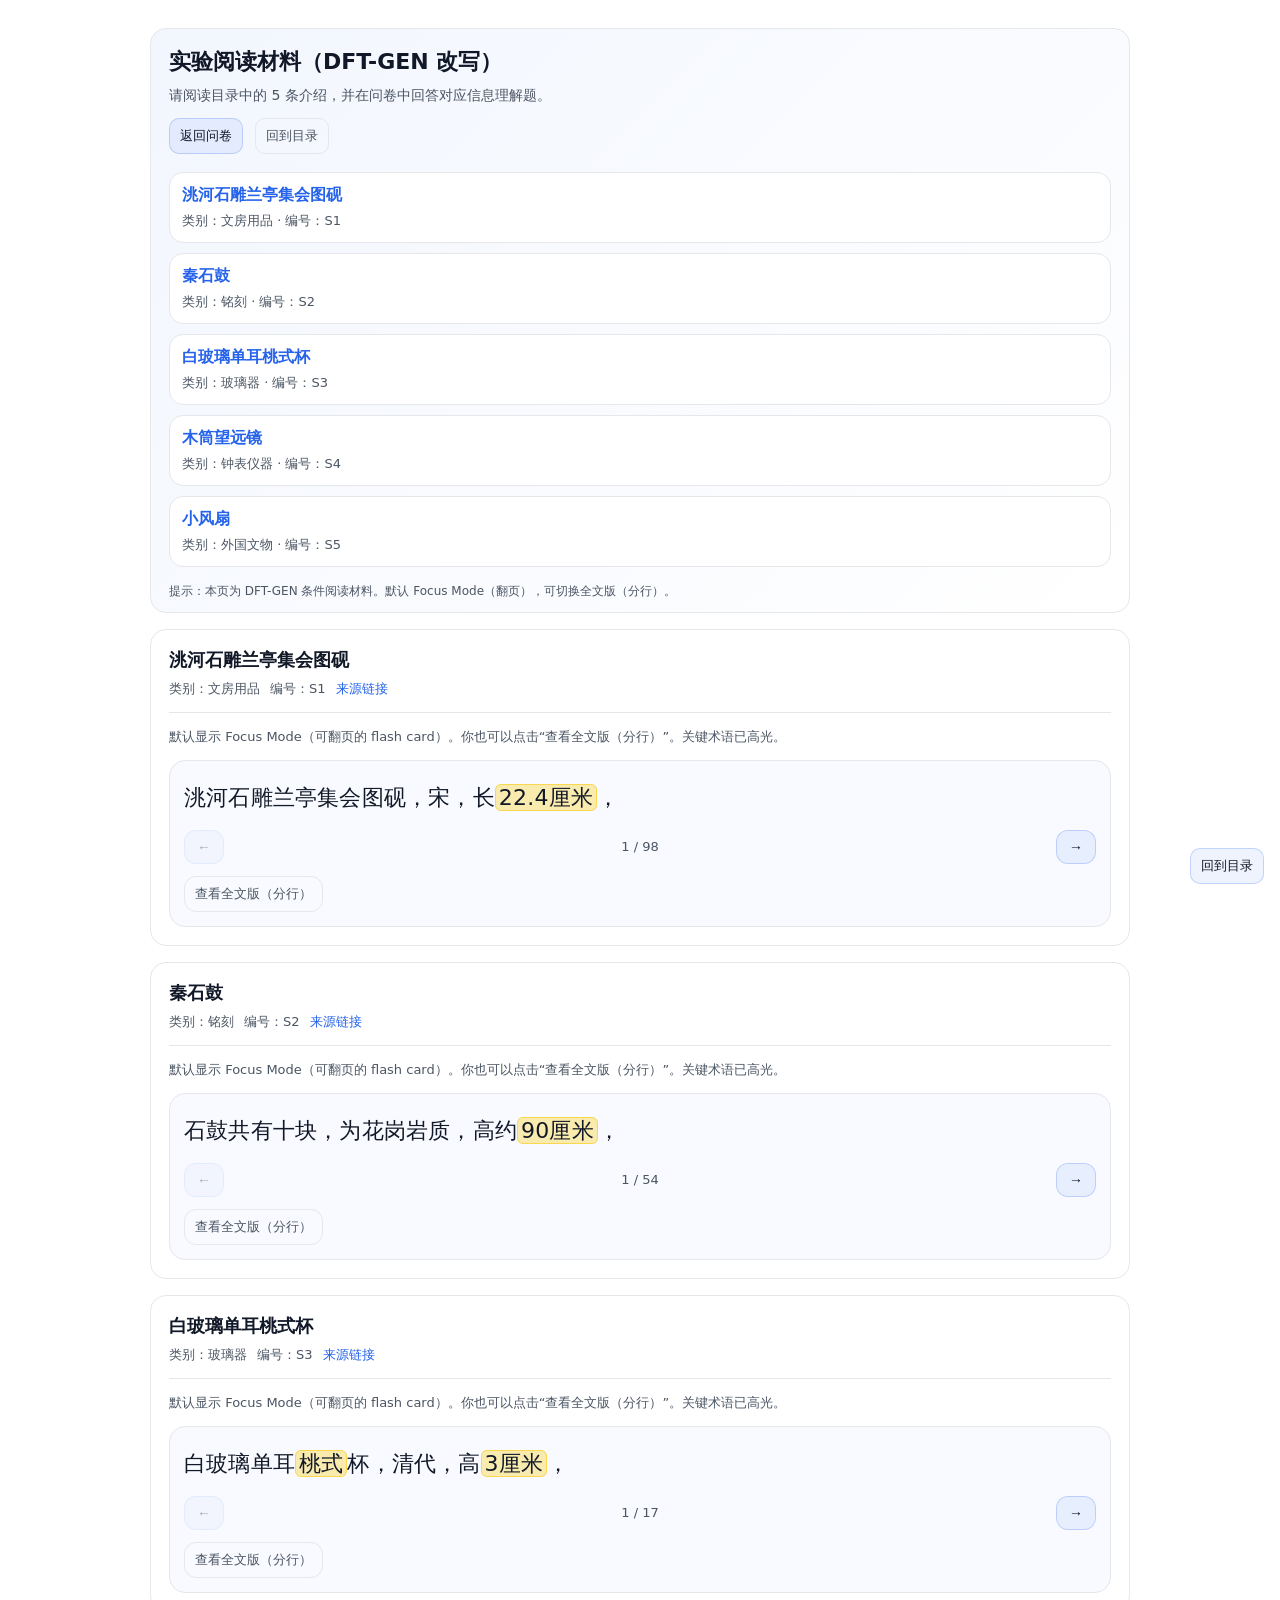
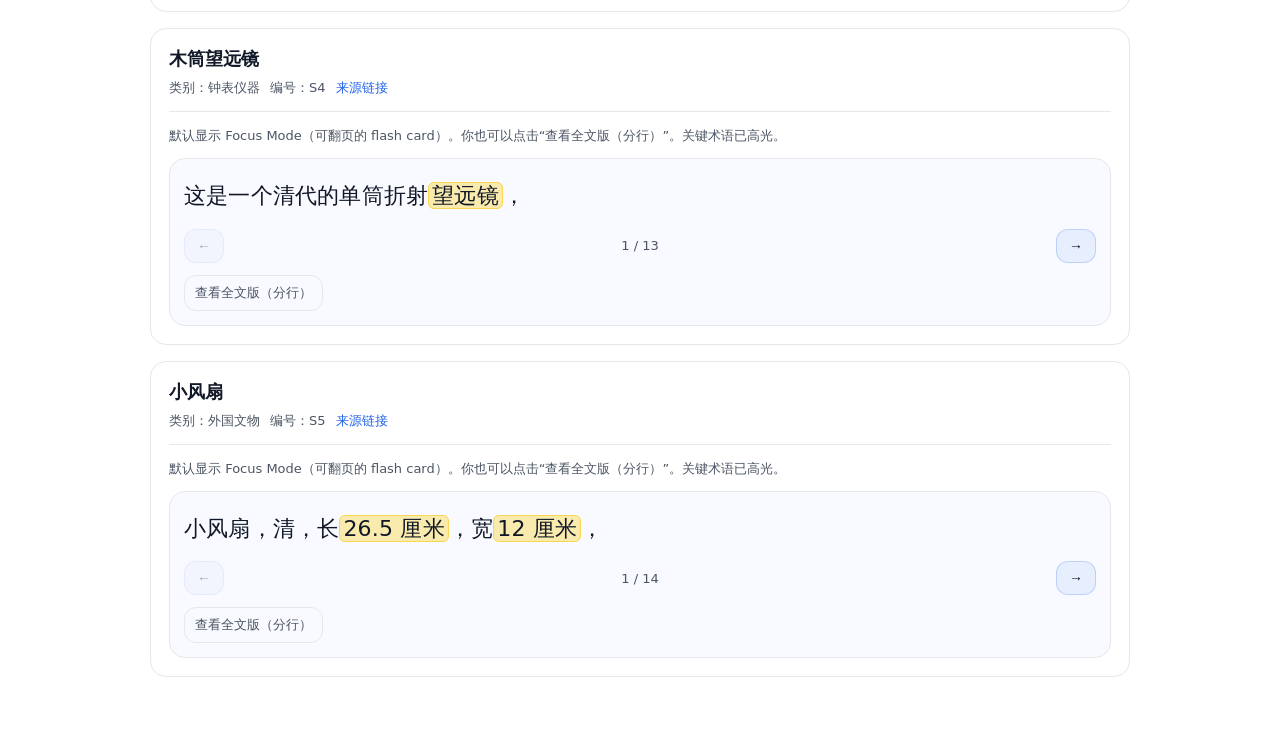
<file: stimuli_web/dftgen.html>
<!doctype html>
<html lang="zh-CN">
<head>
  <meta charset="utf-8" />
  <meta name="viewport" content="width=device-width, initial-scale=1" />
  <title>实验阅读材料（DFT-GEN 改写）</title>
  <style>
    :root{
      --bg:#ffffff;
      --card:#ffffff;
      --text:#111827;
      --muted:#4b5563;
      --accent:#2563eb;
      --border:#e5e7eb;
      --hl: rgba(250, 204, 21, .35);
      --hl-border: rgba(250, 204, 21, .60);
    }
    html,body{margin:0;padding:0;background:var(--bg);color:var(--text);font-family:'Atkinson Hyperlegible','Lexend','Noto Sans SC','Source Han Sans SC','Microsoft YaHei UI','Microsoft YaHei','PingFang SC',system-ui,-apple-system,'Segoe UI',Arial,sans-serif;}
    a{color:var(--accent);text-decoration:none}
    a:hover{text-decoration:underline}
    .wrap{max-width:980px;margin:0 auto;padding:28px 18px 60px}
    .hero{background:linear-gradient(135deg, rgba(37,99,235,.06), rgba(255,255,255,.0));border:1px solid var(--border);border-radius:16px;padding:18px 18px 12px}
    .hero h1{font-size:22px;margin:0 0 8px}
    .hero .sub{color:var(--muted);font-size:14px;line-height:1.5}
    .toolbar{display:flex;gap:12px;flex-wrap:wrap;margin-top:12px}
    .btn{display:inline-flex;align-items:center;gap:8px;background:rgba(37,99,235,.08);border:1px solid rgba(37,99,235,.22);color:var(--text);padding:8px 10px;border-radius:10px;font-size:13px}
    .btn.secondary{background:transparent;border:1px solid var(--border);color:var(--muted)}
    .toc{margin:18px 0 0;padding:0;list-style:none;display:grid;grid-template-columns:1fr;gap:10px}
    .toc li{background:var(--card);border:1px solid var(--border);border-radius:14px;padding:12px}
    .toc .name{font-weight:650}
    .toc .meta{color:var(--muted);font-size:13px;margin-top:6px}
    section.item{margin-top:16px;background:var(--card);border:1px solid var(--border);border-radius:16px;padding:18px}
    .item h2{font-size:18px;margin:0 0 8px}
    .item .meta{color:var(--muted);font-size:13px;margin:0 0 10px;display:flex;gap:10px;flex-wrap:wrap}
    .hint{color:var(--muted);font-size:13px;margin:0 0 12px;line-height:1.6}
    mark.hl{background:var(--hl);border:1px solid var(--hl-border);padding:0 3px;border-radius:6px;color:var(--text)}

    /* Flash card */
    .slide-container{border:1px solid var(--border);border-radius:16px;background:rgba(37,99,235,.03);padding:14px}
    .slide{display:none}
    .slide.active{display:block}
    .slide-text{font-size:22px;line-height:2.05;letter-spacing:.2px;max-width:44rem}
    .controls{display:flex;align-items:center;justify-content:space-between;gap:10px;margin-top:10px}
    .btn-nav{background:rgba(37,99,235,.08);border:1px solid rgba(37,99,235,.22);color:var(--text);padding:8px 12px;border-radius:12px;font-size:14px;cursor:pointer}
    .btn-nav:disabled{opacity:.35;cursor:not-allowed}
    .page-indicator{color:var(--muted);font-size:13px}

    /* Full view: split lines */
    .full-toggle{margin-top:12px}
    .full-btn{background:transparent;border:1px solid var(--border);color:var(--muted);padding:8px 10px;border-radius:12px;font-size:13px;cursor:pointer}
    .full-content{display:none;margin-top:10px}
    .full-lines{display:flex;flex-direction:column;gap:10px}
    .full-line{margin:0;padding:10px 12px;border:1px solid var(--border);border-radius:12px;background:rgba(37,99,235,.03);max-width:44rem;font-size:20px;line-height:2.0}

    .divider{height:1px;background:var(--border);margin:14px 0}
    .foot{color:var(--muted);font-size:12px;margin-top:16px}
    .top{position:fixed;right:16px;bottom:16px}
    </style>
</head>
<body>
  <div class="wrap">
    <div class="hero" id="top">
      <h1>实验阅读材料（DFT-GEN 改写）</h1>
      <div class="sub">请阅读目录中的 5 条介绍，并在问卷中回答对应信息理解题。</div>
      <div class="toolbar">
        <a class="btn" id="backLink" href="#">返回问卷</a>
        <a class="btn secondary" href="#top">回到目录</a>
      </div>
      <ul class="toc">
        <li>
              <div class="name"><a href="#s1-洮河石雕兰亭集会图砚">洮河石雕兰亭集会图砚</a></div>
              <div class="meta">类别：文房用品 · 编号：S1</div>
            </li><li>
              <div class="name"><a href="#s2-秦石鼓">秦石鼓</a></div>
              <div class="meta">类别：铭刻 · 编号：S2</div>
            </li><li>
              <div class="name"><a href="#s3-白玻璃单耳桃式杯">白玻璃单耳桃式杯</a></div>
              <div class="meta">类别：玻璃器 · 编号：S3</div>
            </li><li>
              <div class="name"><a href="#s4-木筒望远镜">木筒望远镜</a></div>
              <div class="meta">类别：钟表仪器 · 编号：S4</div>
            </li><li>
              <div class="name"><a href="#s5-小风扇">小风扇</a></div>
              <div class="meta">类别：外国文物 · 编号：S5</div>
            </li>
      </ul>
      <div class="foot">提示：本页为 DFT-GEN 条件阅读材料。默认 Focus Mode（翻页），可切换全文版（分行）。</div>
    </div>
    <section class="item" id="s1-洮河石雕兰亭集会图砚">
              <h2>洮河石雕兰亭集会图砚</h2>
              <div class="meta">
                <span>类别：文房用品</span>
                <span>编号：S1</span>
                <span><a href="https://www.dpm.org.cn/collection/studie/233225.html" target="_blank" rel="noopener">来源链接</a></span>
              </div>
              <div class="divider"></div>
              <div class="hint">默认显示 Focus Mode（可翻页的 flash card）。你也可以点击“查看全文版（分行）”。关键术语已高光。</div>
              <div class="slide-container" id="card-1">
                <div class="slides"></div>
                <div class="controls">
                  <button class="btn-nav btn-prev" onclick="prevSlide(1)">←</button>
                  <span class="page-indicator">1 / 1</span>
                  <button class="btn-nav btn-next" onclick="nextSlide(1)">→</button>
                </div>
                <div class="full-toggle">
                  <button class="full-btn" onclick="toggleFull(1)">查看全文版（分行）</button>
                  <div id="full-1" class="full-content"></div>
                </div>
              </div>
            </section><section class="item" id="s2-秦石鼓">
              <h2>秦石鼓</h2>
              <div class="meta">
                <span>类别：铭刻</span>
                <span>编号：S2</span>
                <span><a href="https://www.dpm.org.cn/collection/impres/234438.html" target="_blank" rel="noopener">来源链接</a></span>
              </div>
              <div class="divider"></div>
              <div class="hint">默认显示 Focus Mode（可翻页的 flash card）。你也可以点击“查看全文版（分行）”。关键术语已高光。</div>
              <div class="slide-container" id="card-2">
                <div class="slides"></div>
                <div class="controls">
                  <button class="btn-nav btn-prev" onclick="prevSlide(2)">←</button>
                  <span class="page-indicator">1 / 1</span>
                  <button class="btn-nav btn-next" onclick="nextSlide(2)">→</button>
                </div>
                <div class="full-toggle">
                  <button class="full-btn" onclick="toggleFull(2)">查看全文版（分行）</button>
                  <div id="full-2" class="full-content"></div>
                </div>
              </div>
            </section><section class="item" id="s3-白玻璃单耳桃式杯">
              <h2>白玻璃单耳桃式杯</h2>
              <div class="meta">
                <span>类别：玻璃器</span>
                <span>编号：S3</span>
                <span><a href="https://www.dpm.org.cn/collection/glass/229873.html" target="_blank" rel="noopener">来源链接</a></span>
              </div>
              <div class="divider"></div>
              <div class="hint">默认显示 Focus Mode（可翻页的 flash card）。你也可以点击“查看全文版（分行）”。关键术语已高光。</div>
              <div class="slide-container" id="card-3">
                <div class="slides"></div>
                <div class="controls">
                  <button class="btn-nav btn-prev" onclick="prevSlide(3)">←</button>
                  <span class="page-indicator">1 / 1</span>
                  <button class="btn-nav btn-next" onclick="nextSlide(3)">→</button>
                </div>
                <div class="full-toggle">
                  <button class="full-btn" onclick="toggleFull(3)">查看全文版（分行）</button>
                  <div id="full-3" class="full-content"></div>
                </div>
              </div>
            </section><section class="item" id="s4-木筒望远镜">
              <h2>木筒望远镜</h2>
              <div class="meta">
                <span>类别：钟表仪器</span>
                <span>编号：S4</span>
                <span><a href="https://www.dpm.org.cn/collection/clock/259986.html" target="_blank" rel="noopener">来源链接</a></span>
              </div>
              <div class="divider"></div>
              <div class="hint">默认显示 Focus Mode（可翻页的 flash card）。你也可以点击“查看全文版（分行）”。关键术语已高光。</div>
              <div class="slide-container" id="card-4">
                <div class="slides"></div>
                <div class="controls">
                  <button class="btn-nav btn-prev" onclick="prevSlide(4)">←</button>
                  <span class="page-indicator">1 / 1</span>
                  <button class="btn-nav btn-next" onclick="nextSlide(4)">→</button>
                </div>
                <div class="full-toggle">
                  <button class="full-btn" onclick="toggleFull(4)">查看全文版（分行）</button>
                  <div id="full-4" class="full-content"></div>
                </div>
              </div>
            </section><section class="item" id="s5-小风扇">
              <h2>小风扇</h2>
              <div class="meta">
                <span>类别：外国文物</span>
                <span>编号：S5</span>
                <span><a href="https://www.dpm.org.cn/collection/foreign/232146.html" target="_blank" rel="noopener">来源链接</a></span>
              </div>
              <div class="divider"></div>
              <div class="hint">默认显示 Focus Mode（可翻页的 flash card）。你也可以点击“查看全文版（分行）”。关键术语已高光。</div>
              <div class="slide-container" id="card-5">
                <div class="slides"></div>
                <div class="controls">
                  <button class="btn-nav btn-prev" onclick="prevSlide(5)">←</button>
                  <span class="page-indicator">1 / 1</span>
                  <button class="btn-nav btn-next" onclick="nextSlide(5)">→</button>
                </div>
                <div class="full-toggle">
                  <button class="full-btn" onclick="toggleFull(5)">查看全文版（分行）</button>
                  <div id="full-5" class="full-content"></div>
                </div>
              </div>
            </section>
  </div>
  <a class="btn top" href="#top">回到目录</a>
  <script>
    const slideData = {"1": ["洮河石雕兰亭集会图砚，宋，长22.4厘米，", "宽13.5厘米，厚6.8厘米。", "这是一方长方形的砚台，", "其砚面与四个侧面均以浅浮雕技法雕刻了《兰亭修褉图》。", "这幅图描绘了东晋永和九年（公元353年），", "以王羲之为首，包括谢安等人在内的名士，", "于会稽山阴的兰亭举行“修褉”雅集时的场景。", "王羲之的著名法帖《兰亭序》描述的便是这次盛会。", "砚面的主体内容为兰亭图，图中楼台亭阁错落，", "远处山峦叠嶂，并有祥云环绕其间，", "整体宛如仙境。", "作者以曲水为墨池，其形如河渠半绕，", "池上设镂空树干、楼栏与小桥，池畔亦以桥相连，", "构思巧妙，布置得体。", "这是一方古代的砚。", "它的四面侧壁上，都刻有同一幅图画。", "这幅画名为修褉环景图，", "描绘了古人在水边聚会的场景。", "在其中一面侧壁上，\n还刻有“逋道人”这个名字", "，\n并盖有一方“元□”的印章。", "这可能是作者或收藏者的标记。", "这幅画作描绘了林间溪畔的景致，", "共有四十余位人物置身其中。", "画面中，有人于溪畔坐而论道，有人于林间烹茶，", "亦有人独自赏画沉思。", "此外，可见人物在溪流中捕鱼，于树下凝神读书，", "或在空地上练习拳法。", "整体场景洋溢着浓厚的生活气息，人物各具情态，", "共同构成了一幅生动和谐的人文画卷。", "这幅画名为《浴鹅图》，", "描绘了六只白鹅嬉戏的场景。", "有的在水中游动，有的在岸边休憩，", "还有的在树下纳凉。", "它们姿态各异：有的低头觅食，有的则昂首向天，", "仿佛正在高声鸣叫。", "砚背的覆手部分向内凹陷，呈平缓的斜坡状。", "这是一方宋代流传下来的砚台。", "它的石质极为细腻，表面覆有温厚的包浆，", "整体呈现淡雅的豆绿色。", "明末时由吴拭珍藏。", "洮河石砚，又称洮砚或洮石砚，", "是中国的四大名砚之一。", "它历史悠久，早在唐宋时期就已驰名海内外，", "至今已有一千三百多年。", "作为文房珍品，其石质细腻，利于发墨，", "是书写与创作的重要工具。", "洮河石砚的原料为洮河石，", "这是一种属于水成岩（亦称辉绿岩）的石材。", "其名称源于产地——甘肃省甘南藏族自治州卓尼县洮砚乡", "，位于洮河河畔，石材因此得名。", "以此石制成的砚台，即为著名的洮河石砚。", "此地原名古洮州，因此这件器物便以此地命名。", "洮河砚石料多含天然纹理，石色以绿色为基调，", "并有墨绿、碧绿、辉绿、翠绿、淡绿、", "灰绿等多种变体。", "因其色泽丰富，常易与松花江石或绿端石相混淆。", "唐代书法家柳公权在《论砚》中品评名砚，", "认为青州砚当居首位，绛州砚次之。", "后来，人们的喜好发生转变，开始推崇端砚、", "歙砚以及临洮砚。", "文中提到的临洮，", "其产地大致相当于今天的甘肃卓尼一带。", "这是目前发现最早的文字记载，", "一位古代文人对洮砚作出了评价。", "这一看法得以留存至今。", "这份评价极为珍贵，", "它让我们得以知晓\n古人对洮砚的珍视程度。", "由此可见，当时洮砚已与端砚、歙砚齐名，", "同被视为砚中珍品。", "洮砚自宋代开始盛行，被作为地方贡品进献朝廷，", "逐渐取代了当时已停采的红丝石砚，", "并跻身“四大名砚”之列。", "宋代鉴赏家赵希鹄在《洞天清禄集•古砚辨》中记载", "，除端砚、歙砚之外，以洮河绿石最为北方所重。", "其石色绿如蓝，质润如玉，", "发墨之佳不逊于端溪下岩所产。", "然此石取自大河深水之底，非人力易得，", "故获之者视若无价之宝。", "事实上，洮河砚的出身并不高贵，", "最初只是用作砺石的一种石材。", "古人常用其质地坚硬的特点来打磨刀具。", "后来，因其石质细腻、色泽雅润，逐渐被匠人发掘", "，经雕琢后成为砚台，最终进入文人雅士的文房，", "成为备受珍视的器物。", "洮河流域在宋代是西夏政权的领地。", "西夏人经常开采当地的一种石头，用来磨砺战刀，", "作为重要的军用物资。", "对于宋朝文人而言，洮河砚的石材极为难得。", "它产自边疆乃至域外，", "在当时犹如珍贵的“外国进口货”，因而格外紧俏", "，备受推崇。", "例如苏东坡在《鲁直所惠洮河石砚铭》中，", "称赞其友黄庭坚所藏的洮河石砚：“洗之砺、", "发金铁。", "”\n琢而泓，坚密泽。", "岁丙寅，斗南北。", "归予者，黄鲁直。", "”"], "2": ["石鼓共有十块，为花岗岩质，高约90厘米，", "直径约60厘米。", "石鼓文，因文字篆刻在鼓形石上而得名。", "石上刻有以大篆书写的十首游猎诗，", "因此也被称为《猎碣》。", "“碣”指圆顶的石碑。", "这首诗采用四言句式，", "与《诗经·小雅》中《车攻》一诗的体例和风格有相似之处。", "它是我国现存最早的一组石刻文字。", "唐代诗人韦应物和韩愈都创作了名为《石鼓歌》的诗篇来赞美石鼓。", "正是从他们题诗赞美开始，石鼓才声名远扬，", "真正为世人所广泛知晓和重视。", "关于石鼓的年代，学界曾有多种观点，包括西周、", "春秋战国、秦代、汉代、晋代、北魏、", "西魏及北周等不同说法。", "后经金石学家们从内容、", "字体及书法风格等多方面考证，", "认定其为秦国遗物。", "关于这件秦国器物的年代，学界存在多种观点，", "包括秦文公、秦穆公、秦襄公及秦献公等说，", "其确切年代尚未形成定论。", "石鼓于唐朝初年在陕西天兴（今陕西凤翔）的三畤原被发现。", "宋大观年间，此物迁至东京（今河南开封）。", "后金人破宋，将其辇运至燕京（今北京）。", "这些文字因历经多次迁徙，磨损残破之处甚多。", "这件器物最初在东京（今开封）被制作时，", "工匠曾用金色填涂文字。", "后来它被运至燕京（今北京），", "上面的金色文字却被刻意剔除了。", "其中一鼓已无字。", "石鼓文的部分字形与籀文相同。", "籀文也称大篆，", "传说为周宣王时期的史官太史籀所创。", "原文：\n籀文型体齐整稳定，", "春秋时期已在秦国流行，", "流行过程中又进一步简化和线条化。", "改写版本：\n籀文字形规整、结构稳定。", "它在春秋时期就已经在秦国流行开来，", "并在之后的流传使用中，", "形体进一步趋于简化和线条化。", "此石鼓文书法朴茂浑古，", "清代康有为曾以“如金钿委地，芝草团云，", "不烦整裁，自有奇采”赞誉。", "意指其笔法如珍宝洒落，自然成趣；", "气韵似瑞草萦云，浑然天成。", "全作无需刻意雕琢，便已独具瑰丽神采。", "清代一些书法家的篆书，", "其成就很大程度上得益于临摹学习此器物（或碑刻）。", "故宫收藏的这份石鼓文拓本是明初拓本，", "原为明代孙克弘旧藏，是国内公认的著名善本。", "唐代李吉甫的《元和郡县图志》，", "宋代欧阳修的《集古录》、", "赵明诚的《金石录》以及郑樵的《石鼓文考》等著作", "，均对石鼓文有所著录。"], "3": ["白玻璃单耳桃式杯，清代，高3厘米，", "口径7.9－6.7厘米。", "此杯为清代玻璃器，通体呈白色，材质晶莹透明。", "器形设计巧妙，杯口呈桃形，一侧附有单耳。", "其造型玲珑别致，工艺精湛，", "体现了清代玻璃制作的高超水平。", "在清代，玻璃制品尚属珍贵，", "此杯兼具实用与观赏价值，", "是一件颇具代表性的工艺品。", "杯体为桃形，带有折枝状柄，底部平整。", "这件器物由涅白玻璃制成，色泽近似羊脂，", "质地温润，呈半透光状。", "器物表面通体装饰桃叶纹，纹饰清晰，布局工整。", "清代玻璃酒具以杯最为常见。", "此杯料色洁白温润，宛若白玉，", "琢刻的纹饰简洁而写意。", "杯身由劈开的桃形制成，寓意“长寿”。"], "4": ["这是一个清代的单筒折射望远镜，", "全长34.7厘米，镜筒直径3.8厘米。", "镜筒为木质，采用单筒折射式结构，", "两端分别装有目镜和物镜。", "两个镜头均以铜鎏金工艺包镶，既起到保护作用，", "也增添了器物的华贵感。", "其镜片均为凸透镜，用于汇聚光线，", "形成远处物体的放大影像。", "望远镜可用于天文观测、作战指挥、", "观赏景物等方面。", "据清宫档案记载，", "清廷曾向西藏地方官员赏赐望远镜与文具等物，", "以表彰其卓越战功与出色政绩。"], "5": ["小风扇，清，长26.5 厘米，宽12 厘米，", "厚4厘米。", "清宫旧藏。", "这是一把玩具小风扇，", "其手柄与扇身为一体式结构。", "手柄部分采用化学合成材料制成。", "扇页部分使用了玳瑁材质。", "玳瑁取自海龟的甲壳。", "此种材质具有独特的斑纹。", "其质地光滑且坚硬。", "历史上常被用于制作各类装饰器物。", "扇页的背后标有“英格兰制造”字样。", "这件小风扇比手掌略大，用手捏动手柄，", "扇页即可转动。"]};
    const fullData = {"1": ["洮河石雕兰亭集会图砚，宋，长22.4厘米，宽13.5厘米，厚6.8厘米。", "这是一方长方形的砚台，其砚面与四个侧面均以浅浮雕技法雕刻了《兰亭修褉图》。", "这幅图描绘了东晋永和九年（公元353年），以王羲之为首，", "包括谢安等人在内的名士，于会稽山阴的兰亭举行“修褉”雅集时的场景。", "王羲之的著名法帖《兰亭序》描述的便是这次盛会。", "砚面的主体内容为兰亭图，图中楼台亭阁错落，远处山峦叠嶂，并有祥云环绕其间，", "整体宛如仙境。", "作者以曲水为墨池，其形如河渠半绕，池上设镂空树干、楼栏与小桥，池畔亦以桥相连", "，构思巧妙，布置得体。", "这是一方古代的砚。", "它的四面侧壁上，都刻有同一幅图画。", "这幅画名为修褉环景图，描绘了古人在水边聚会的场景。", "在其中一面侧壁上，\n还刻有“逋道人”这个名字，\n并盖有一方“元□”的印章。", "这可能是作者或收藏者的标记。", "这幅画作描绘了林间溪畔的景致，共有四十余位人物置身其中。", "画面中，有人于溪畔坐而论道，有人于林间烹茶，亦有人独自赏画沉思。", "此外，可见人物在溪流中捕鱼，于树下凝神读书，或在空地上练习拳法。", "整体场景洋溢着浓厚的生活气息，人物各具情态，", "共同构成了一幅生动和谐的人文画卷。", "这幅画名为《浴鹅图》，描绘了六只白鹅嬉戏的场景。", "有的在水中游动，有的在岸边休憩，还有的在树下纳凉。", "它们姿态各异：有的低头觅食，有的则昂首向天，仿佛正在高声鸣叫。", "砚背的覆手部分向内凹陷，呈平缓的斜坡状。", "这是一方宋代流传下来的砚台。", "它的石质极为细腻，表面覆有温厚的包浆，整体呈现淡雅的豆绿色。", "明末时由吴拭珍藏。", "洮河石砚，又称洮砚或洮石砚，是中国的四大名砚之一。", "它历史悠久，早在唐宋时期就已驰名海内外，至今已有一千三百多年。", "作为文房珍品，其石质细腻，利于发墨，是书写与创作的重要工具。", "洮河石砚的原料为洮河石，这是一种属于水成岩（亦称辉绿岩）的石材。", "其名称源于产地——甘肃省甘南藏族自治州卓尼县洮砚乡，位于洮河河畔，", "石材因此得名。", "以此石制成的砚台，即为著名的洮河石砚。", "此地原名古洮州，因此这件器物便以此地命名。", "洮河砚石料多含天然纹理，石色以绿色为基调，并有墨绿、碧绿、辉绿、翠绿、淡绿、", "灰绿等多种变体。", "因其色泽丰富，常易与松花江石或绿端石相混淆。", "唐代书法家柳公权在《论砚》中品评名砚，认为青州砚当居首位，绛州砚次之。", "后来，人们的喜好发生转变，开始推崇端砚、歙砚以及临洮砚。", "文中提到的临洮，其产地大致相当于今天的甘肃卓尼一带。", "这是目前发现最早的文字记载，\n一位古代文人对洮砚作出了评价。", "这一看法得以留存至今。", "这份评价极为珍贵，\n它让我们得以知晓\n古人对洮砚的珍视程度。", "由此可见，当时洮砚已与端砚、歙砚齐名，同被视为砚中珍品。", "洮砚自宋代开始盛行，被作为地方贡品进献朝廷，逐渐取代了当时已停采的红丝石砚，", "并跻身“四大名砚”之列。", "宋代鉴赏家赵希鹄在《洞天清禄集•古砚辨》中记载，除端砚、歙砚之外，", "以洮河绿石最为北方所重。", "其石色绿如蓝，质润如玉，发墨之佳不逊于端溪下岩所产。", "然此石取自大河深水之底，非人力易得，故获之者视若无价之宝。", "事实上，洮河砚的出身并不高贵，最初只是用作砺石的一种石材。", "古人常用其质地坚硬的特点来打磨刀具。", "后来，因其石质细腻、色泽雅润，逐渐被匠人发掘，经雕琢后成为砚台，", "最终进入文人雅士的文房，成为备受珍视的器物。", "洮河流域在宋代是西夏政权的领地。", "西夏人经常开采当地的一种石头，用来磨砺战刀，作为重要的军用物资。", "对于宋朝文人而言，洮河砚的石材极为难得。", "它产自边疆乃至域外，在当时犹如珍贵的“外国进口货”，因而格外紧俏，备受推崇。", "例如苏东坡在《鲁直所惠洮河石砚铭》中，称赞其友黄庭坚所藏的洮河石砚：“洗之砺", "、发金铁。", "”\n琢而泓，坚密泽。", "岁丙寅，斗南北。", "归予者，黄鲁直。", "”"], "2": ["石鼓共有十块，为花岗岩质，高约90厘米，直径约60厘米。", "石鼓文，因文字篆刻在鼓形石上而得名。", "石上刻有以大篆书写的十首游猎诗，因此也被称为《猎碣》。", "“碣”指圆顶的石碑。", "这首诗采用四言句式，与《诗经·小雅》中《车攻》一诗的体例和风格有相似之处。", "它是我国现存最早的一组石刻文字。", "唐代诗人韦应物和韩愈都创作了名为《石鼓歌》的诗篇来赞美石鼓。", "正是从他们题诗赞美开始，石鼓才声名远扬，\n真正为世人所广泛知晓和重视。", "关于石鼓的年代，学界曾有多种观点，包括西周、春秋战国、秦代、汉代、晋代、北魏", "、西魏及北周等不同说法。", "后经金石学家们从内容、字体及书法风格等多方面考证，认定其为秦国遗物。", "关于这件秦国器物的年代，学界存在多种观点，包括秦文公、秦穆公、", "秦襄公及秦献公等说，其确切年代尚未形成定论。", "石鼓于唐朝初年在陕西天兴（今陕西凤翔）的三畤原被发现。", "宋大观年间，此物迁至东京（今河南开封）。", "后金人破宋，将其辇运至燕京（今北京）。", "这些文字因历经多次迁徙，磨损残破之处甚多。", "这件器物最初在东京（今开封）被制作时，工匠曾用金色填涂文字。", "后来它被运至燕京（今北京），上面的金色文字却被刻意剔除了。", "其中一鼓已无字。", "石鼓文的部分字形与籀文相同。", "籀文也称大篆，传说为周宣王时期的史官太史籀所创。", "原文：\n籀文型体齐整稳定，春秋时期已在秦国流行，", "流行过程中又进一步简化和线条化。", "改写版本：\n籀文字形规整、结构稳定。", "它在春秋时期就已经在秦国流行开来，并在之后的流传使用中，", "形体进一步趋于简化和线条化。", "此石鼓文书法朴茂浑古，清代康有为曾以“如金钿委地，芝草团云，不烦整裁，", "自有奇采”赞誉。", "意指其笔法如珍宝洒落，自然成趣；", "气韵似瑞草萦云，浑然天成。", "全作无需刻意雕琢，便已独具瑰丽神采。", "清代一些书法家的篆书，其成就很大程度上得益于临摹学习此器物（或碑刻）。", "故宫收藏的这份石鼓文拓本是明初拓本，原为明代孙克弘旧藏，", "是国内公认的著名善本。", "唐代李吉甫的《元和郡县图志》，宋代欧阳修的《集古录》、", "赵明诚的《金石录》以及郑樵的《石鼓文考》等著作，均对石鼓文有所著录。"], "3": ["白玻璃单耳桃式杯，清代，高3厘米，口径7.9－6.7厘米。", "此杯为清代玻璃器，通体呈白色，材质晶莹透明。", "器形设计巧妙，杯口呈桃形，一侧附有单耳。", "其造型玲珑别致，工艺精湛，体现了清代玻璃制作的高超水平。", "在清代，玻璃制品尚属珍贵，此杯兼具实用与观赏价值，是一件颇具代表性的工艺品。", "杯体为桃形，带有折枝状柄，底部平整。", "这件器物由涅白玻璃制成，色泽近似羊脂，质地温润，呈半透光状。", "器物表面通体装饰桃叶纹，纹饰清晰，布局工整。", "清代玻璃酒具以杯最为常见。", "此杯料色洁白温润，宛若白玉，琢刻的纹饰简洁而写意。", "杯身由劈开的桃形制成，寓意“长寿”。"], "4": ["这是一个清代的单筒折射望远镜，全长34.7厘米，镜筒直径3.8厘米。", "镜筒为木质，采用单筒折射式结构，两端分别装有目镜和物镜。", "两个镜头均以铜鎏金工艺包镶，既起到保护作用，也增添了器物的华贵感。", "其镜片均为凸透镜，用于汇聚光线，形成远处物体的放大影像。", "望远镜可用于天文观测、作战指挥、观赏景物等方面。", "据清宫档案记载，清廷曾向西藏地方官员赏赐望远镜与文具等物，", "以表彰其卓越战功与出色政绩。"], "5": ["小风扇，清，长26.5 厘米，宽12 厘米，厚4厘米。", "清宫旧藏。", "这是一把玩具小风扇，其手柄与扇身为一体式结构。", "手柄部分采用化学合成材料制成。", "扇页部分使用了玳瑁材质。", "玳瑁取自海龟的甲壳。", "此种材质具有独特的斑纹。", "其质地光滑且坚硬。", "历史上常被用于制作各类装饰器物。", "扇页的背后标有“英格兰制造”字样。", "这件小风扇比手掌略大，用手捏动手柄，扇页即可转动。"]};
    const highlightTerms = {"1": ["柳公权", "《论砚》", "赵希鹄", "《洞天清禄集", "西夏", "辉绿岩", "端砚", "歙砚", "临洮"], "2": ["康有为", "孙克弘", "韦应物", "韩愈", "《石鼓歌》", "燕京", "《集古录》"], "3": ["桃式", "桃叶纹", "羊脂", "白玉", "长寿"], "4": ["望远镜", "目镜", "物镜", "铜鎏金", "凸透镜", "天文观测", "作战指挥"], "5": ["玳瑁", "英格兰制造", "玩具", "手柄"]};

    function escapeHtml(s) {
      return s.replace(/&/g,'&amp;').replace(/</g,'&lt;').replace(/>/g,'&gt;').replace(/"/g,'&quot;').replace(/'/g,'&#39;');
    }

    function escReg(s) {
      return s.replace(/[.*+?^{}()|[\]\\]/g, '\\$&');
    }

    function autoHighlight(html) {
      // highlight book titles 《...》 and years / numbers with units
      html = html.replace(/(《[^》]{1,24}》)/g, '<mark class="hl">$1</mark>');
      html = html.replace(/(\b\d{3,4}\b)/g, '<mark class="hl">$1</mark>');
      html = html.replace(/(\d+(?:\.\d+)?\s*(?:厘米|年|块|首|人|只|卷|字))/g, '<mark class="hl">$1</mark>');
      return html;
    }

    function applyHighlight(text, id) {
      let html = escapeHtml(text);
      const terms = (highlightTerms[String(id)] || []).slice().sort((a,b)=>b.length-a.length);
      for(const t of terms) {
        if(!t) continue;
        const re = new RegExp(escReg(t), 'g');
        html = html.replace(re, '<mark class="hl">' + escapeHtml(t) + '</mark>');
      }
      html = autoHighlight(html);
      return html.replace(/\n/g, '<br>');
    }

    function renderSlides(id) {
      const container = document.querySelector('#card-' + id + ' .slides');
      const slides = slideData[String(id)] || [];
      let html = '';
      slides.forEach((t, idx) => {
        const active = idx === 0 ? 'active' : '';
        html += '<div class="slide ' + active + '"><div class="slide-text">' + applyHighlight(t, id) + '</div></div>';
      });
      if(!slides.length) {
        html = `<div class="slide active"><div class="slide-text">(No content)</div></div>`;
      }
      container.innerHTML = html;
      updateControls(id, 0, Math.max(1, slides.length));
    }

    function renderFull(id) {
      const el = document.getElementById('full-' + id);
      const lines = fullData[String(id)] || [];
      const html = '<div class="full-lines">' + lines.map(l => '<p class="full-line">' + applyHighlight(l, id) + '</p>').join('') + '</div>';
      el.innerHTML = html;
    }

    function updateControls(id, idx, total) {
      const card = document.getElementById('card-' + id);
      card.querySelector('.btn-prev').disabled = idx === 0;
      card.querySelector('.btn-next').disabled = idx === total - 1;
      card.querySelector('.page-indicator').innerText = (idx + 1) + ' / ' + total;
    }

    function navigate(id, dir) {
      const container = document.querySelector('#card-' + id + ' .slides');
      const slides = container.querySelectorAll('.slide');
      let currIdx = 0;
      slides.forEach((s, i) => { if(s.classList.contains('active')) currIdx = i; });
      const total = slides.length || 1;
      const newIdx = currIdx + dir;
      if (newIdx >= 0 && newIdx < total) {
        slides[currIdx].classList.remove('active');
        slides[newIdx].classList.add('active');
        updateControls(id, newIdx, total);
      }
    }

    function nextSlide(id) { navigate(id, 1); }
    function prevSlide(id) { navigate(id, -1); }

    function toggleFull(id) {
      const el = document.getElementById('full-' + id);
      if(el.style.display === 'block') {
        el.style.display = 'none';
      } else {
        if(!el.innerHTML) renderFull(id);
        el.style.display = 'block';
      }
    }

    // allow survey to pass ?back=<url>
    (function(){
      try {
        const p = new URLSearchParams(location.search);
        const back = p.get('back');
        if(back) {
          const a = document.getElementById('backLink');
          a.href = back;
        }
      } catch(e) {}
    })();

    window.onload = function() {
      Object.keys(slideData).forEach((id) => {
        renderSlides(parseInt(id));
      });
    };
  </script>
</body>
</html>
</file>
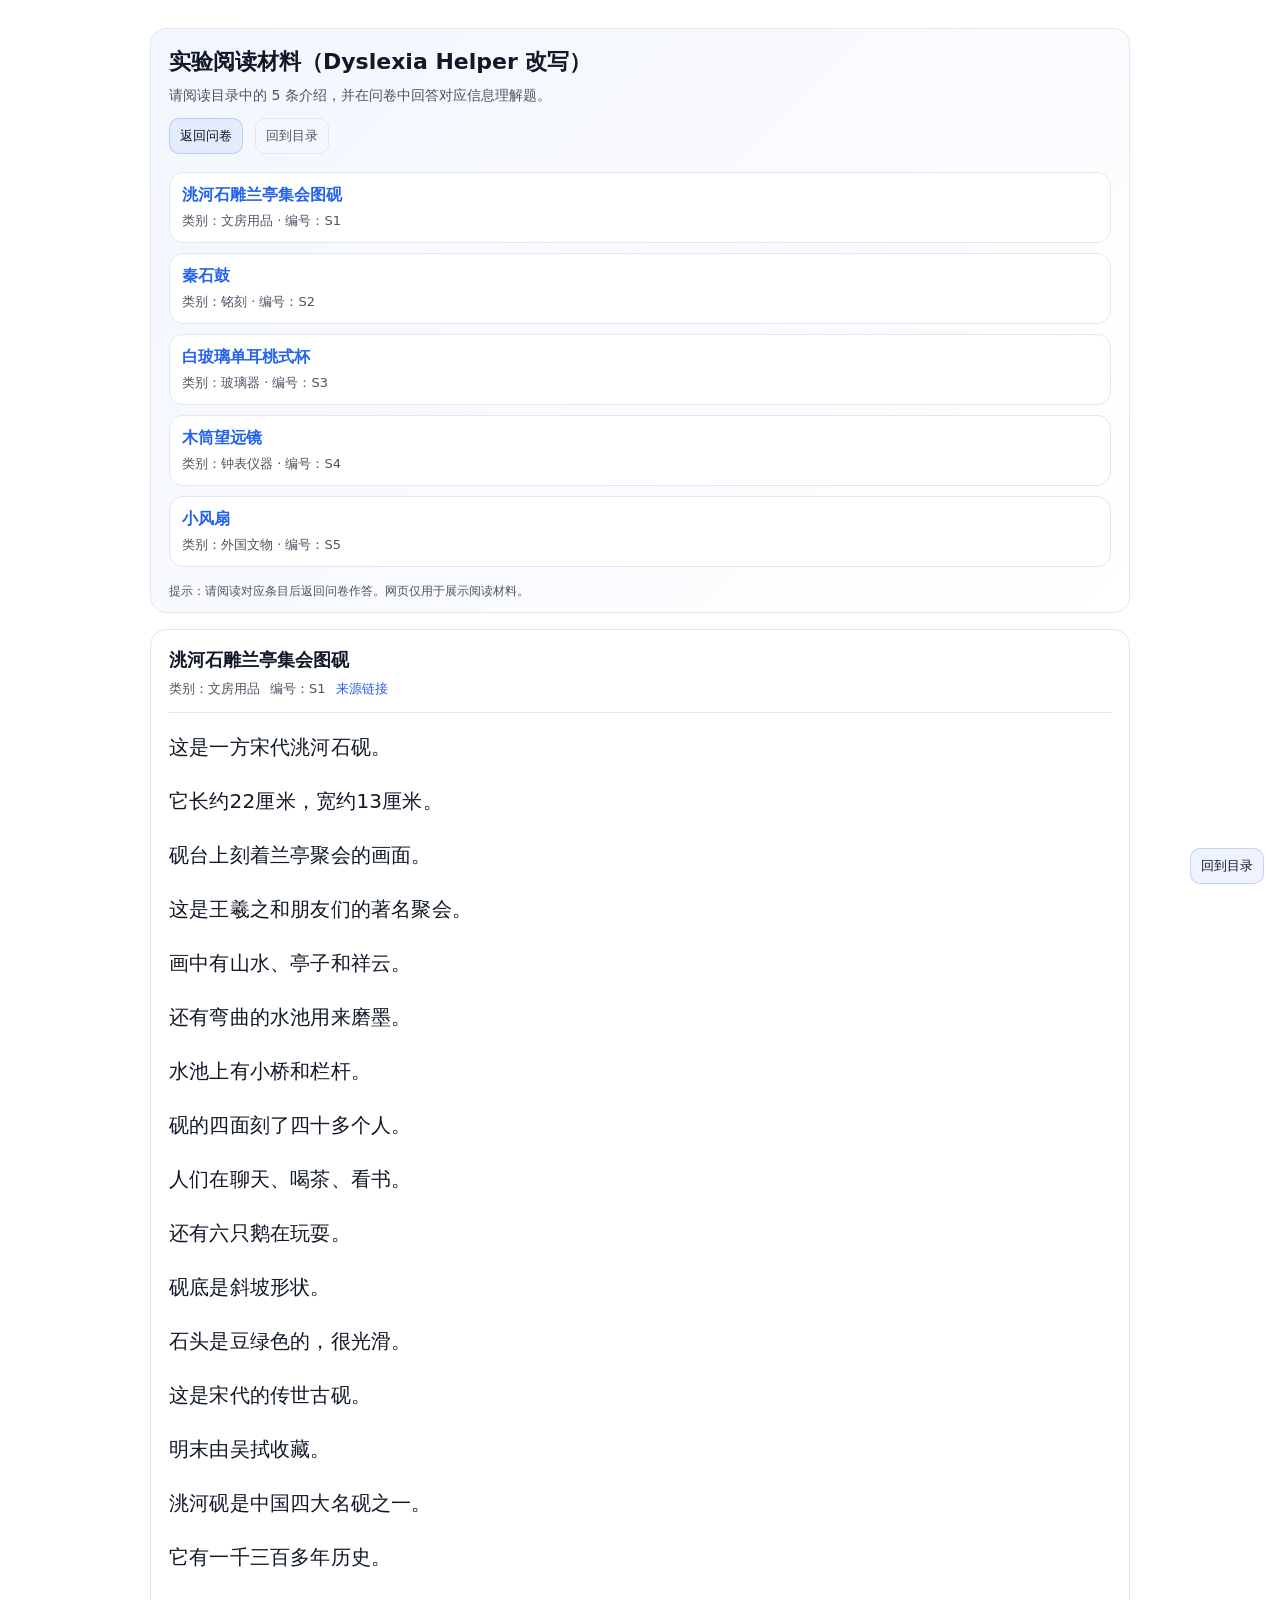
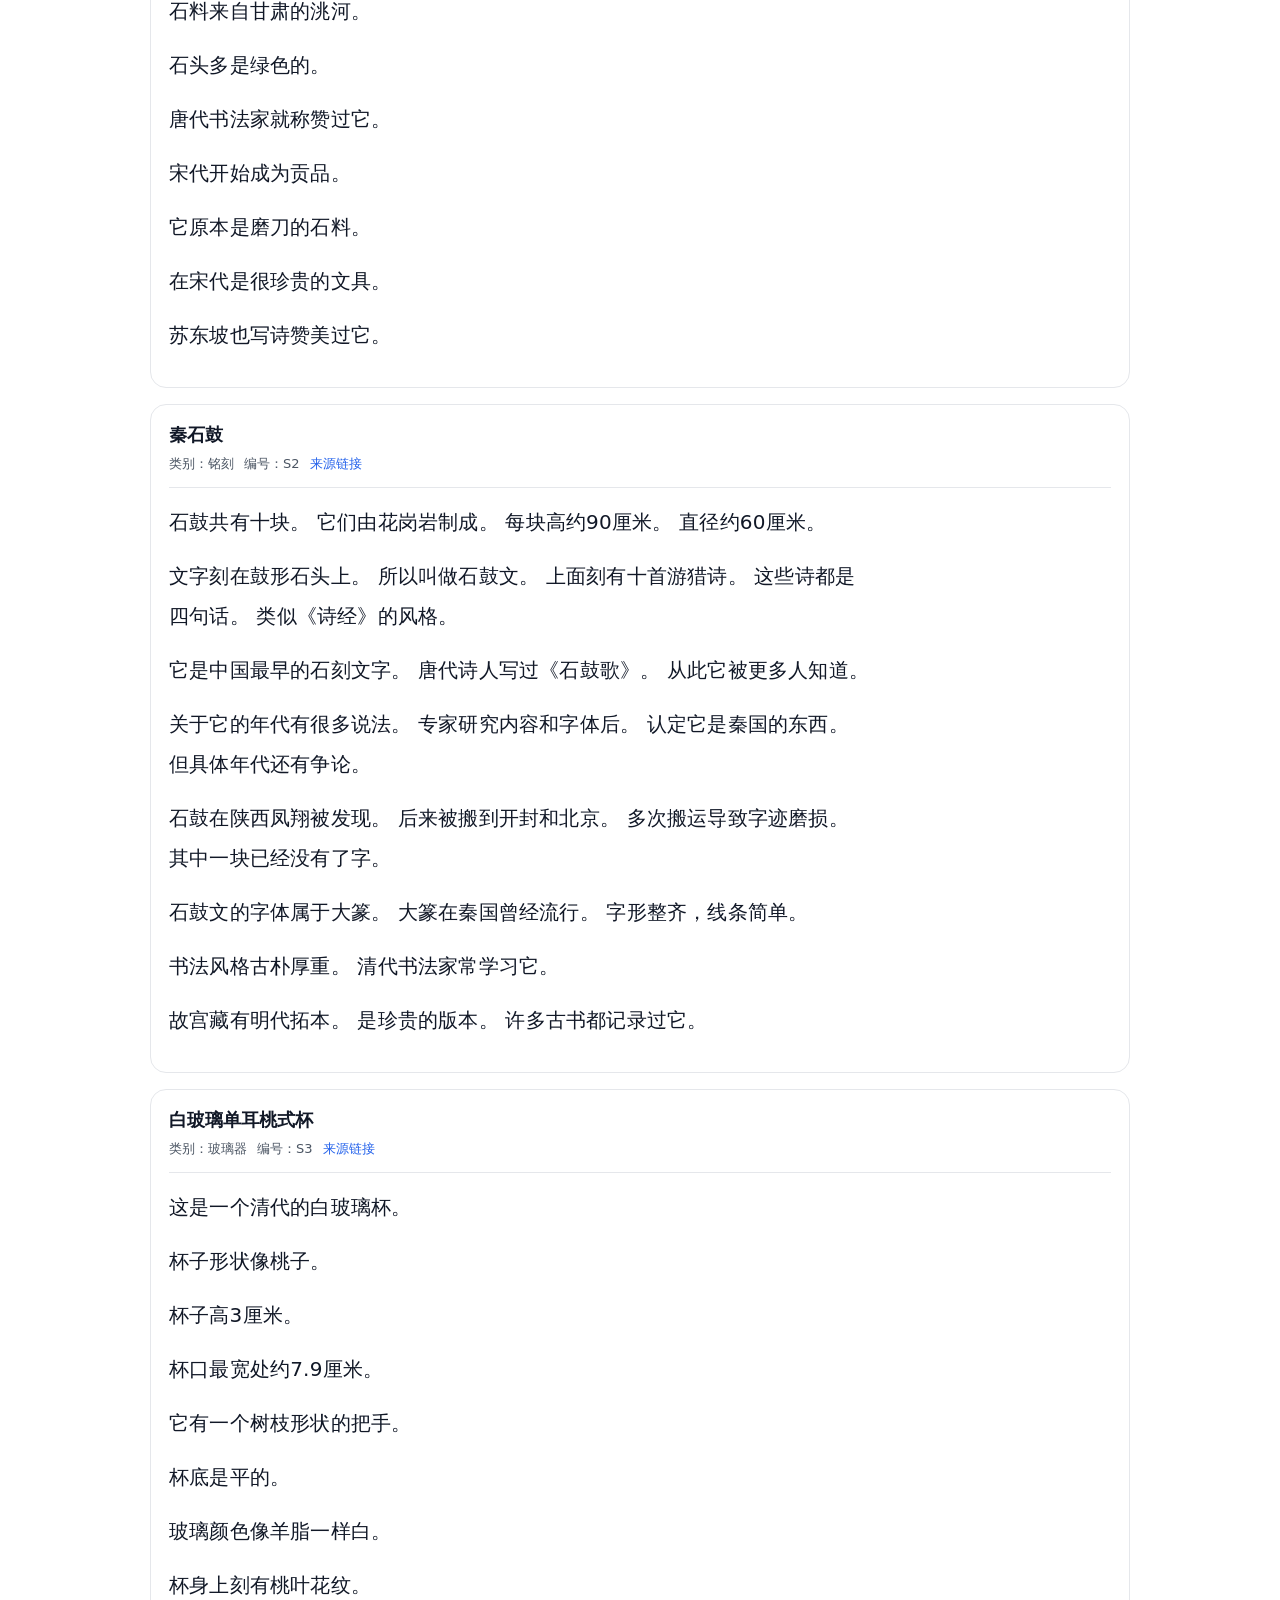
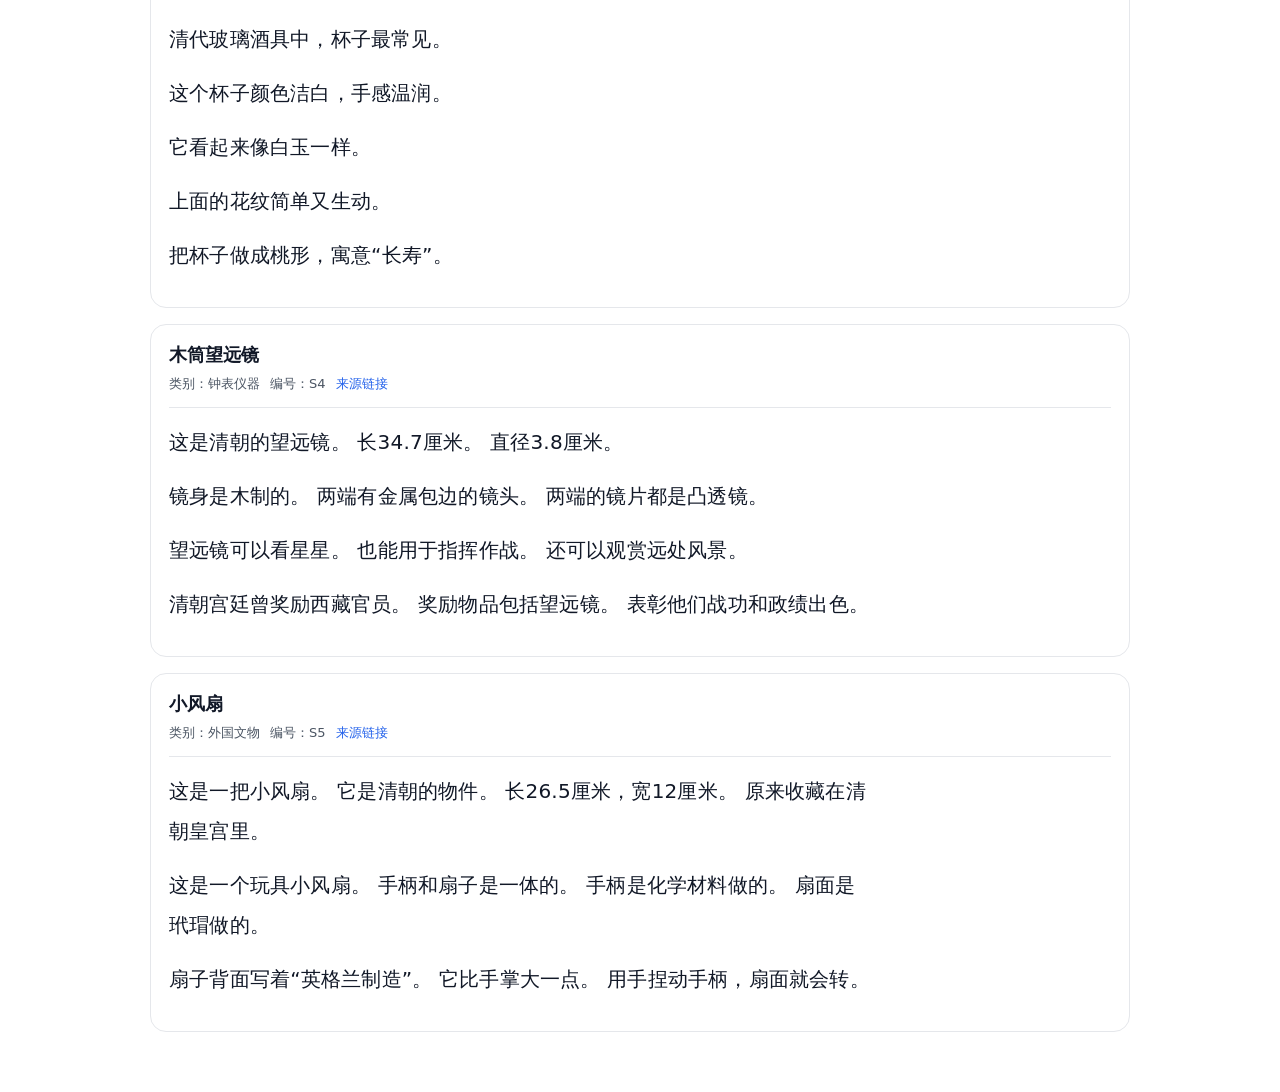
<file: stimuli_web/dyslexia_helper.html>
<!doctype html>
<html lang="zh-CN">
<head>
  <meta charset="utf-8" />
  <meta name="viewport" content="width=device-width, initial-scale=1" />
  <title>实验阅读材料（Dyslexia Helper 改写）</title>
  <style>
    :root{
      --bg:#ffffff;
      --card:#ffffff;
      --text:#111827;
      --muted:#4b5563;
      --accent:#2563eb;
      --border:#e5e7eb;
    }
    html,body{margin:0;padding:0;background:var(--bg);color:var(--text);font-family:'Atkinson Hyperlegible','Lexend','Noto Sans SC','Source Han Sans SC','Microsoft YaHei UI','Microsoft YaHei','PingFang SC',system-ui,-apple-system,'Segoe UI',Arial,sans-serif;}
    a{color:var(--accent);text-decoration:none}
    a:hover{text-decoration:underline}
    .wrap{max-width:980px;margin:0 auto;padding:28px 18px 60px}
    .hero{background:linear-gradient(135deg, rgba(37,99,235,.06), rgba(255,255,255,.0));border:1px solid var(--border);border-radius:16px;padding:18px 18px 12px}
    .hero h1{font-size:22px;margin:0 0 8px}
    .hero .sub{color:var(--muted);font-size:14px;line-height:1.5}
    .toolbar{display:flex;gap:12px;flex-wrap:wrap;margin-top:12px}
    .btn{display:inline-flex;align-items:center;gap:8px;background:rgba(37,99,235,.08);border:1px solid rgba(37,99,235,.22);color:var(--text);padding:8px 10px;border-radius:10px;font-size:13px}
    .btn.secondary{background:transparent;border:1px solid var(--border);color:var(--muted)}
    .toc{margin:18px 0 0;padding:0;list-style:none;display:grid;grid-template-columns:1fr;gap:10px}
    .toc li{background:var(--card);border:1px solid var(--border);border-radius:14px;padding:12px}
    .toc .name{font-weight:650}
    .toc .meta{color:var(--muted);font-size:13px;margin-top:6px}
    section.item{margin-top:16px;background:var(--card);border:1px solid var(--border);border-radius:16px;padding:18px}
    .item h2{font-size:18px;margin:0 0 8px}
    .item .meta{color:var(--muted);font-size:13px;margin:0 0 10px;display:flex;gap:10px;flex-wrap:wrap}
    .text{font-size:20px;line-height:2.0;letter-spacing:.2px;max-width:44rem}
    .text p{margin:0 0 14px}
    .divider{height:1px;background:var(--border);margin:14px 0}
    .foot{color:var(--muted);font-size:12px;margin-top:16px}
    .top{position:fixed;right:16px;bottom:16px}
    </style>
</head>
<body>
  <div class="wrap">
    <div class="hero">
      <h1>实验阅读材料（Dyslexia Helper 改写）</h1>
      <div class="sub">请阅读目录中的 5 条介绍，并在问卷中回答对应信息理解题。</div>
      <div class="toolbar">
        <a class="btn" id="backLink" href="#">返回问卷</a>
        <a class="btn secondary" href="#top">回到目录</a>
      </div>
      <ul class="toc" id="top">
        <li>
              <div class="name"><a href="#s1-洮河石雕兰亭集会图砚">洮河石雕兰亭集会图砚</a></div>
              <div class="meta">类别：文房用品 · 编号：S1</div>
            </li><li>
              <div class="name"><a href="#s2-秦石鼓">秦石鼓</a></div>
              <div class="meta">类别：铭刻 · 编号：S2</div>
            </li><li>
              <div class="name"><a href="#s3-白玻璃单耳桃式杯">白玻璃单耳桃式杯</a></div>
              <div class="meta">类别：玻璃器 · 编号：S3</div>
            </li><li>
              <div class="name"><a href="#s4-木筒望远镜">木筒望远镜</a></div>
              <div class="meta">类别：钟表仪器 · 编号：S4</div>
            </li><li>
              <div class="name"><a href="#s5-小风扇">小风扇</a></div>
              <div class="meta">类别：外国文物 · 编号：S5</div>
            </li>
      </ul>
      <div class="foot">提示：请阅读对应条目后返回问卷作答。网页仅用于展示阅读材料。</div>
    </div>
    <section class="item" id="s1-洮河石雕兰亭集会图砚">
              <h2>洮河石雕兰亭集会图砚</h2>
              <div class="meta">
                <span>类别：文房用品</span>
                <span>编号：S1</span>
                <span><a href="https://www.dpm.org.cn/collection/studie/233225.html" target="_blank" rel="noopener">来源链接</a></span>
              </div>
              <div class="divider"></div>
              <div class="text">
                <p>这是一方宋代洮河石砚。</p>
<p>它长约22厘米，宽约13厘米。</p>
<p>砚台上刻着兰亭聚会的画面。</p>
<p>这是王羲之和朋友们的著名聚会。</p>
<p>画中有山水、亭子和祥云。</p>
<p>还有弯曲的水池用来磨墨。</p>
<p>水池上有小桥和栏杆。</p>
<p>砚的四面刻了四十多个人。</p>
<p>人们在聊天、喝茶、看书。</p>
<p>还有六只鹅在玩耍。</p>
<p>砚底是斜坡形状。</p>
<p>石头是豆绿色的，很光滑。</p>
<p>这是宋代的传世古砚。</p>
<p>明末由吴拭收藏。</p>
<p>洮河砚是中国四大名砚之一。</p>
<p>它有一千三百多年历史。</p>
<p>石料来自甘肃的洮河。</p>
<p>石头多是绿色的。</p>
<p>唐代书法家就称赞过它。</p>
<p>宋代开始成为贡品。</p>
<p>它原本是磨刀的石料。</p>
<p>在宋代是很珍贵的文具。</p>
<p>苏东坡也写诗赞美过它。</p>
              </div>
            </section><section class="item" id="s2-秦石鼓">
              <h2>秦石鼓</h2>
              <div class="meta">
                <span>类别：铭刻</span>
                <span>编号：S2</span>
                <span><a href="https://www.dpm.org.cn/collection/impres/234438.html" target="_blank" rel="noopener">来源链接</a></span>
              </div>
              <div class="divider"></div>
              <div class="text">
                <p>石鼓共有十块。
它们由花岗岩制成。
每块高约90厘米。
直径约60厘米。</p>
<p>文字刻在鼓形石头上。
所以叫做石鼓文。
上面刻有十首游猎诗。
这些诗都是四句话。
类似《诗经》的风格。</p>
<p>它是中国最早的石刻文字。
唐代诗人写过《石鼓歌》。
从此它被更多人知道。</p>
<p>关于它的年代有很多说法。
专家研究内容和字体后。
认定它是秦国的东西。
但具体年代还有争论。</p>
<p>石鼓在陕西凤翔被发现。
后来被搬到开封和北京。
多次搬运导致字迹磨损。
其中一块已经没有了字。</p>
<p>石鼓文的字体属于大篆。
大篆在秦国曾经流行。
字形整齐，线条简单。</p>
<p>书法风格古朴厚重。
清代书法家常学习它。</p>
<p>故宫藏有明代拓本。
是珍贵的版本。
许多古书都记录过它。</p>
              </div>
            </section><section class="item" id="s3-白玻璃单耳桃式杯">
              <h2>白玻璃单耳桃式杯</h2>
              <div class="meta">
                <span>类别：玻璃器</span>
                <span>编号：S3</span>
                <span><a href="https://www.dpm.org.cn/collection/glass/229873.html" target="_blank" rel="noopener">来源链接</a></span>
              </div>
              <div class="divider"></div>
              <div class="text">
                <p>这是一个清代的白玻璃杯。</p>
<p>杯子形状像桃子。</p>
<p>杯子高3厘米。</p>
<p>杯口最宽处约7.9厘米。</p>
<p>它有一个树枝形状的把手。</p>
<p>杯底是平的。</p>
<p>玻璃颜色像羊脂一样白。</p>
<p>杯身上刻有桃叶花纹。</p>
<p>清代玻璃酒具中，杯子最常见。</p>
<p>这个杯子颜色洁白，手感温润。</p>
<p>它看起来像白玉一样。</p>
<p>上面的花纹简单又生动。</p>
<p>把杯子做成桃形，寓意“长寿”。</p>
              </div>
            </section><section class="item" id="s4-木筒望远镜">
              <h2>木筒望远镜</h2>
              <div class="meta">
                <span>类别：钟表仪器</span>
                <span>编号：S4</span>
                <span><a href="https://www.dpm.org.cn/collection/clock/259986.html" target="_blank" rel="noopener">来源链接</a></span>
              </div>
              <div class="divider"></div>
              <div class="text">
                <p>这是清朝的望远镜。
长34.7厘米。
直径3.8厘米。</p>
<p>镜身是木制的。
两端有金属包边的镜头。
两端的镜片都是凸透镜。</p>
<p>望远镜可以看星星。
也能用于指挥作战。
还可以观赏远处风景。</p>
<p>清朝宫廷曾奖励西藏官员。
奖励物品包括望远镜。
表彰他们战功和政绩出色。</p>
              </div>
            </section><section class="item" id="s5-小风扇">
              <h2>小风扇</h2>
              <div class="meta">
                <span>类别：外国文物</span>
                <span>编号：S5</span>
                <span><a href="https://www.dpm.org.cn/collection/foreign/232146.html" target="_blank" rel="noopener">来源链接</a></span>
              </div>
              <div class="divider"></div>
              <div class="text">
                <p>这是一把小风扇。
它是清朝的物件。
长26.5厘米，宽12厘米。
原来收藏在清朝皇宫里。</p>
<p>这是一个玩具小风扇。
手柄和扇子是一体的。
手柄是化学材料做的。
扇面是玳瑁做的。</p>
<p>扇子背面写着“英格兰制造”。
它比手掌大一点。
用手捏动手柄，扇面就会转。</p>
              </div>
            </section>
  </div>
  <a class="btn top" href="#top">回到目录</a>
  <script>
    // allow survey to pass ?back=<url> so participants can go back easily
    (function(){
      try {
        const p = new URLSearchParams(location.search);
        const back = p.get('back');
        if(back) {
          const a = document.getElementById('backLink');
          a.href = back;
        }
      } catch(e) {}
    })();
  </script>
</body>
</html>
</file>
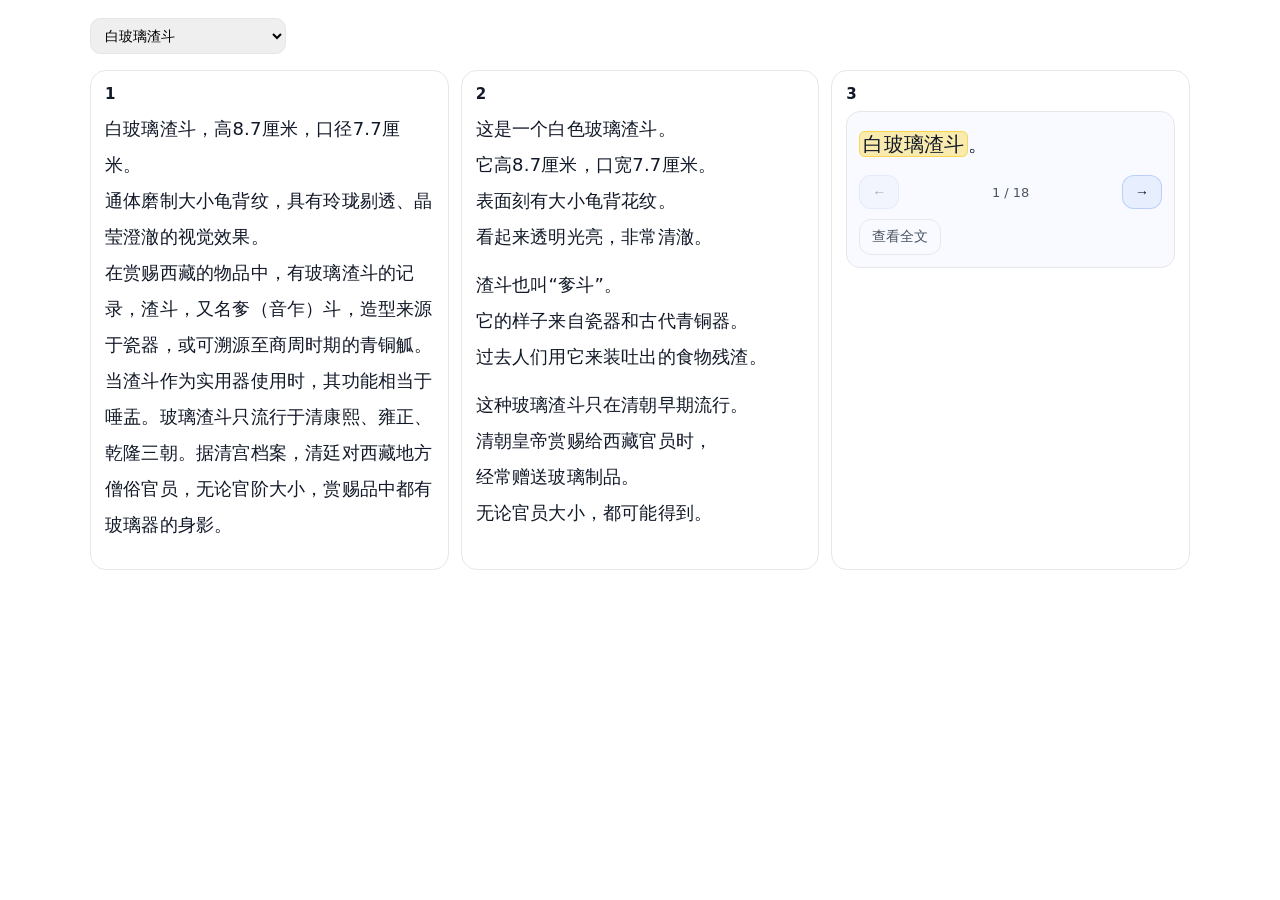
<file: stimuli_web/morris_combined.html>
<!doctype html>
<html lang="zh-CN">
<head>
  <meta charset="utf-8" />
  <meta name="viewport" content="width=device-width, initial-scale=1" />
  <title>Morris</title>
  <style>
    :root{
      --bg:#ffffff;
      --card:#ffffff;
      --text:#111827;
      --muted:#4b5563;
      --accent:#2563eb;
      --border:#e5e7eb;
    }
    html,body{margin:0;padding:0;background:var(--bg);color:var(--text);
      font-family:'Atkinson Hyperlegible','Lexend','Noto Sans SC','Source Han Sans SC','Microsoft YaHei UI','Microsoft YaHei','PingFang SC',system-ui,-apple-system,'Segoe UI',Arial,sans-serif;}
    .wrap{max-width:1100px;margin:0 auto;padding:18px 18px 60px}
    .bar{display:flex;gap:10px;flex-wrap:wrap;align-items:center}
    select{padding:8px 10px;border-radius:10px;border:1px solid var(--border);font-size:14px}
    .grid{display:grid;grid-template-columns:1fr;gap:12px;margin-top:16px}
    @media (min-width: 980px){ .grid{grid-template-columns:1fr 1fr 1fr;} }
    .col{background:var(--card);border:1px solid var(--border);border-radius:16px;padding:14px}
    .col h2{font-size:15px;margin:0 0 8px}
    .text{font-size:18px;line-height:2.0;letter-spacing:.2px;max-width:44rem}
    .text p{margin:0 0 12px}

    /* DFT flashcard */
    .cardbox{border:1px solid var(--border);border-radius:14px;background:rgba(37,99,235,.03);padding:12px}
    .cardtext{font-size:20px;line-height:2.05;letter-spacing:.2px}
    .controls{display:flex;align-items:center;justify-content:space-between;gap:10px;margin-top:10px}
    .btn{background:rgba(37,99,235,.08);border:1px solid rgba(37,99,235,.22);color:var(--text);padding:8px 12px;border-radius:12px;font-size:14px;cursor:pointer}
    .btn:disabled{opacity:.35;cursor:not-allowed}
    .btn.secondary{background:transparent;border:1px solid var(--border);color:var(--muted)}
    .page{color:var(--muted);font-size:13px}
    .full{display:none;margin-top:10px}
    mark.hl{background: rgba(250, 204, 21, .35); border:1px solid rgba(250, 204, 21, .60); padding:0 3px; border-radius:6px; color:var(--text)}
  </style>
</head>
<body>
  <div class="wrap">
    <div class="bar">
      <select id="itemSelect"></select>
    </div>

    <div class="grid">
      <div class="col">
        <h2>1</h2>
        <div id="colOriginal" class="text"></div>
      </div>
      <div class="col">
        <h2>2</h2>
        <div id="colHelper" class="text"></div>
      </div>
      <div class="col">
        <h2>3</h2>
        <div class="cardbox">
          <div id="dftCardText" class="cardtext"></div>
          <div class="controls">
            <button id="btnPrev" class="btn" type="button">←</button>
            <div id="page" class="page">1 / 1</div>
            <button id="btnNext" class="btn" type="button">→</button>
          </div>
          <div style="margin-top:10px">
            <button id="btnToggleFull" class="btn secondary" type="button">查看全文</button>
            <div id="dftFull" class="full text"></div>
          </div>
        </div>
      </div>
    </div>
  </div>

  <script>
    const ITEMS = [{"title": "白玻璃渣斗", "original_html": "<p>白玻璃渣斗，高8.7厘米，口径7.7厘米。<br>通体磨制大小龟背纹，具有玲珑剔透、晶莹澄澈的视觉效果。<br>在赏赐西藏的物品中，有玻璃渣斗的记录，渣斗，又名奓（音乍）斗，造型来源于瓷器，或可溯源至商周时期的青铜觚。当渣斗作为实用器使用时，其功能相当于唾盂。玻璃渣斗只流行于清康熙、雍正、乾隆三朝。据清宫档案，清廷对西藏地方僧俗官员，无论官阶大小，赏赐品中都有玻璃器的身影。</p>", "helper_html": "<p>这是一个白色玻璃渣斗。  <br>它高8.7厘米，口宽7.7厘米。  <br>表面刻有大小龟背花纹。  <br>看起来透明光亮，非常清澈。</p>\n<p>渣斗也叫“奓斗”。  <br>它的样子来自瓷器和古代青铜器。  <br>过去人们用它来装吐出的食物残渣。</p>\n<p>这种玻璃渣斗只在清朝早期流行。  <br>清朝皇帝赏赐给西藏官员时，  <br>经常赠送玻璃制品。  <br>无论官员大小，都可能得到。</p>", "dft_full_html": "<p><mark class=\"hl\">白玻璃渣斗</mark>。<br>高 <mark class=\"hl\">8.7 厘米</mark>。<br>口径 <mark class=\"hl\">7.7 厘米</mark>。</p>\n<p>表面有<mark class=\"hl\">龟背纹</mark>。<br>看起来透明、发亮。</p>\n<p>渣斗也叫“<mark class=\"hl\">奓斗</mark>”。<br>外形来自瓷器。<br>也可能源自<mark class=\"hl\">青铜觚</mark>。</p>\n<p>它常用作<mark class=\"hl\">唾盂</mark>。<br>用来盛放残渣或漱口水。</p>\n<p>它主要流行在<mark class=\"hl\">清代</mark>。<br>尤其是<mark class=\"hl\">康熙</mark>、雍正、乾隆三朝。<br>大约一百三十年。<br>之后就不常见了。</p>\n<p><mark class=\"hl\">清宫档案</mark>里有记录：<br>清廷赏赐<mark class=\"hl\">西藏</mark>僧俗官员时，常包含玻璃器。<br>这些玻璃器来自<mark class=\"hl\">宫廷造办处</mark>，或由西洋进口。<br>它们是贵重礼物，也反映当时的礼仪与外交。</p>", "dft_units": ["<mark class=\"hl\">白玻璃渣斗</mark>。", "高 <mark class=\"hl\">8.7 厘米</mark>。", "口径 <mark class=\"hl\">7.7 厘米</mark>。", "表面有<mark class=\"hl\">龟背纹</mark>。", "看起来透明、发亮。", "渣斗也叫“<mark class=\"hl\">奓斗</mark>”。", "外形来自瓷器。", "也可能源自<mark class=\"hl\">青铜觚</mark>。", "它常用作<mark class=\"hl\">唾盂</mark>。", "用来盛放残渣或漱口水。", "它主要流行在<mark class=\"hl\">清代</mark>。", "尤其是<mark class=\"hl\">康熙</mark>、雍正、乾隆三朝。", "大约一百三十年。", "之后就不常见了。", "<mark class=\"hl\">清宫档案</mark>里有记录：", "清廷赏赐<mark class=\"hl\">西藏</mark>僧俗官员时，常包含玻璃器。", "这些玻璃器来自<mark class=\"hl\">宫廷造办处</mark>，或由西洋进口。", "它们是贵重礼物，也反映当时的礼仪与外交。"]}, {"title": "掐丝珐琅花朵纹玉壶春瓶", "original_html": "<p>掐丝珐琅花朵纹玉壶春瓶，明早期，高27.1厘米，口径7.4厘米，足径9厘米。清宫旧藏。瓶小撇口，细颈，垂腹，双凤耳。除颈部两周鎏金弦纹间饰紫地红白两色灵芝纹外，瓶体余皆浅蓝地，通饰各色缠枝花朵纹，有栀子、梅花、菊花等，腹下部饰红色菊瓣纹一周。此瓶为明代御用监所造，釉质细润，色泽纯正，打磨光滑。其装饰集多种花卉于一器，繁而不乱，艺术效果极佳，在早期珐琅器中风格独特。</p>", "helper_html": "<p>这是一个明代早期的瓶子。  <br>它叫掐丝珐琅玉壶春瓶。  <br>瓶高27.1厘米。  <br>原来收藏在清朝皇宫里。</p>\n<p>瓶口微微外撇。  <br>脖子细长，腹部下垂。  <br>装有两个凤凰形状的耳朵。</p>\n<p>瓶身主要是浅蓝色。  <br>上面装饰着彩色的缠枝花纹。  <br>有栀子花、梅花、菊花等。  <br>脖子处有金色的弦纹和灵芝纹。  <br>腹部下方有一圈红色菊瓣纹。</p>\n<p>这个瓶子由明代御用监制造。  <br>釉质细腻，颜色纯正，表面光滑。  <br>它把多种花纹组合在一起。  <br>看起来繁复但不杂乱。  <br>艺术效果很好，风格独特。</p>", "dft_full_html": "<p><mark class=\"hl\">掐丝珐琅</mark>花朵纹玉壶春瓶。<br><mark class=\"hl\">明早期</mark>。</p>\n<p>高 <mark class=\"hl\">27.1 厘米</mark>。<br><mark class=\"hl\">口径</mark> <mark class=\"hl\">7.4 厘米</mark>。<br><mark class=\"hl\">足径</mark> <mark class=\"hl\">9 厘米</mark>。</p>\n<p><mark class=\"hl\">清宫旧藏</mark>。</p>\n<p>瓶口：小撇口。<br>瓶颈：细长。<br>瓶腹：下垂。<br>两侧有<mark class=\"hl\">双凤耳</mark>。</p>\n<p>这件器物用的是“<mark class=\"hl\">掐丝珐琅</mark>”工艺。<br>先用铜丝勾出花纹轮廓。<br>再填入彩色釉料烧制。</p>\n<p>瓶身底色：<mark class=\"hl\">浅蓝色</mark>。<br>全身有各色<mark class=\"hl\">缠枝花朵纹</mark>。<br>能看到<mark class=\"hl\">栀子</mark>、梅花、菊花等花纹。</p>\n<p>颈部有两周<mark class=\"hl\">鎏金弦纹</mark>。<br>弦纹之间是紫色地。<br>上面画红白两色的<mark class=\"hl\">灵芝纹</mark>。</p>\n<p>腹部下方有一圈红色<mark class=\"hl\">菊瓣纹</mark>。</p>\n<p>此瓶为明代<mark class=\"hl\">御用监</mark>所造。<br>釉质细润。<br>色泽纯正。<br>表面打磨光滑。</p>\n<p>花卉很多，但不杂乱。<br>在早期珐琅器中风格独特。</p>", "dft_units": ["<mark class=\"hl\">掐丝珐琅</mark>花朵纹玉壶春瓶。", "<mark class=\"hl\">明早期</mark>。", "高 <mark class=\"hl\">27.1 厘米</mark>。", "<mark class=\"hl\">口径</mark> <mark class=\"hl\">7.4 厘米</mark>。", "<mark class=\"hl\">足径</mark> <mark class=\"hl\">9 厘米</mark>。", "<mark class=\"hl\">清宫旧藏</mark>。", "瓶口：小撇口。", "瓶颈：细长。", "瓶腹：下垂。", "两侧有<mark class=\"hl\">双凤耳</mark>。", "这件器物用的是“<mark class=\"hl\">掐丝珐琅</mark>”工艺。", "先用铜丝勾出花纹轮廓。", "再填入彩色釉料烧制。", "瓶身底色：<mark class=\"hl\">浅蓝色</mark>。", "全身有各色<mark class=\"hl\">缠枝花朵纹</mark>。", "能看到<mark class=\"hl\">栀子</mark>、梅花、菊花等花纹。", "颈部有两周<mark class=\"hl\">鎏金弦纹</mark>。", "弦纹之间是紫色地。", "上面画红白两色的<mark class=\"hl\">灵芝纹</mark>。", "腹部下方有一圈红色<mark class=\"hl\">菊瓣纹</mark>。", "此瓶为明代<mark class=\"hl\">御用监</mark>所造。", "釉质细润。", "色泽纯正。", "表面打磨光滑。", "花卉很多，但不杂乱。", "在早期珐琅器中风格独特。"]}];
    const sel = document.getElementById('itemSelect');
    const colO = document.getElementById('colOriginal');
    const colH = document.getElementById('colHelper');
    const dftCardText = document.getElementById('dftCardText');
    const dftFull = document.getElementById('dftFull');
    const btnPrev = document.getElementById('btnPrev');
    const btnNext = document.getElementById('btnNext');
    const btnToggleFull = document.getElementById('btnToggleFull');
    const page = document.getElementById('page');

    let units = [];
    let idx = 0;

    function updateCard() {
      const total = Math.max(1, units.length);
      if(!units.length) {
        dftCardText.textContent = '(空)';
        idx = 0;
      } else {
        idx = Math.max(0, Math.min(idx, total - 1));
        dftCardText.innerHTML = units[idx];
      }
      page.textContent = (idx + 1) + ' / ' + total;
      btnPrev.disabled = idx <= 0;
      btnNext.disabled = idx >= total - 1;
    }

    btnPrev.addEventListener('click', () => { idx -= 1; updateCard(); });
    btnNext.addEventListener('click', () => { idx += 1; updateCard(); });
    btnToggleFull.addEventListener('click', () => {
      if(dftFull.style.display === 'block') {
        dftFull.style.display = 'none';
        btnToggleFull.textContent = '查看全文';
      } else {
        dftFull.style.display = 'block';
        btnToggleFull.textContent = '收起全文';
      }
    });

    function render(idx) {
      const it = ITEMS[idx];
      colO.innerHTML = it.original_html;
      colH.innerHTML = it.helper_html;
      dftFull.innerHTML = it.dft_full_html;
      units = (it.dft_units && it.dft_units.length) ? it.dft_units : ['(空)'];
      idx = 0;
      dftFull.style.display = 'none';
      btnToggleFull.textContent = '查看全文';
      updateCard();
    }

    function init() {
      ITEMS.forEach((it, i) => {
        const opt = document.createElement('option');
        opt.value = String(i);
        opt.textContent = it.title;
        sel.appendChild(opt);
      });
      sel.addEventListener('change', () => render(parseInt(sel.value, 10)));
      render(0);
    }
    init();
  </script>
</body>
</html>
</file>
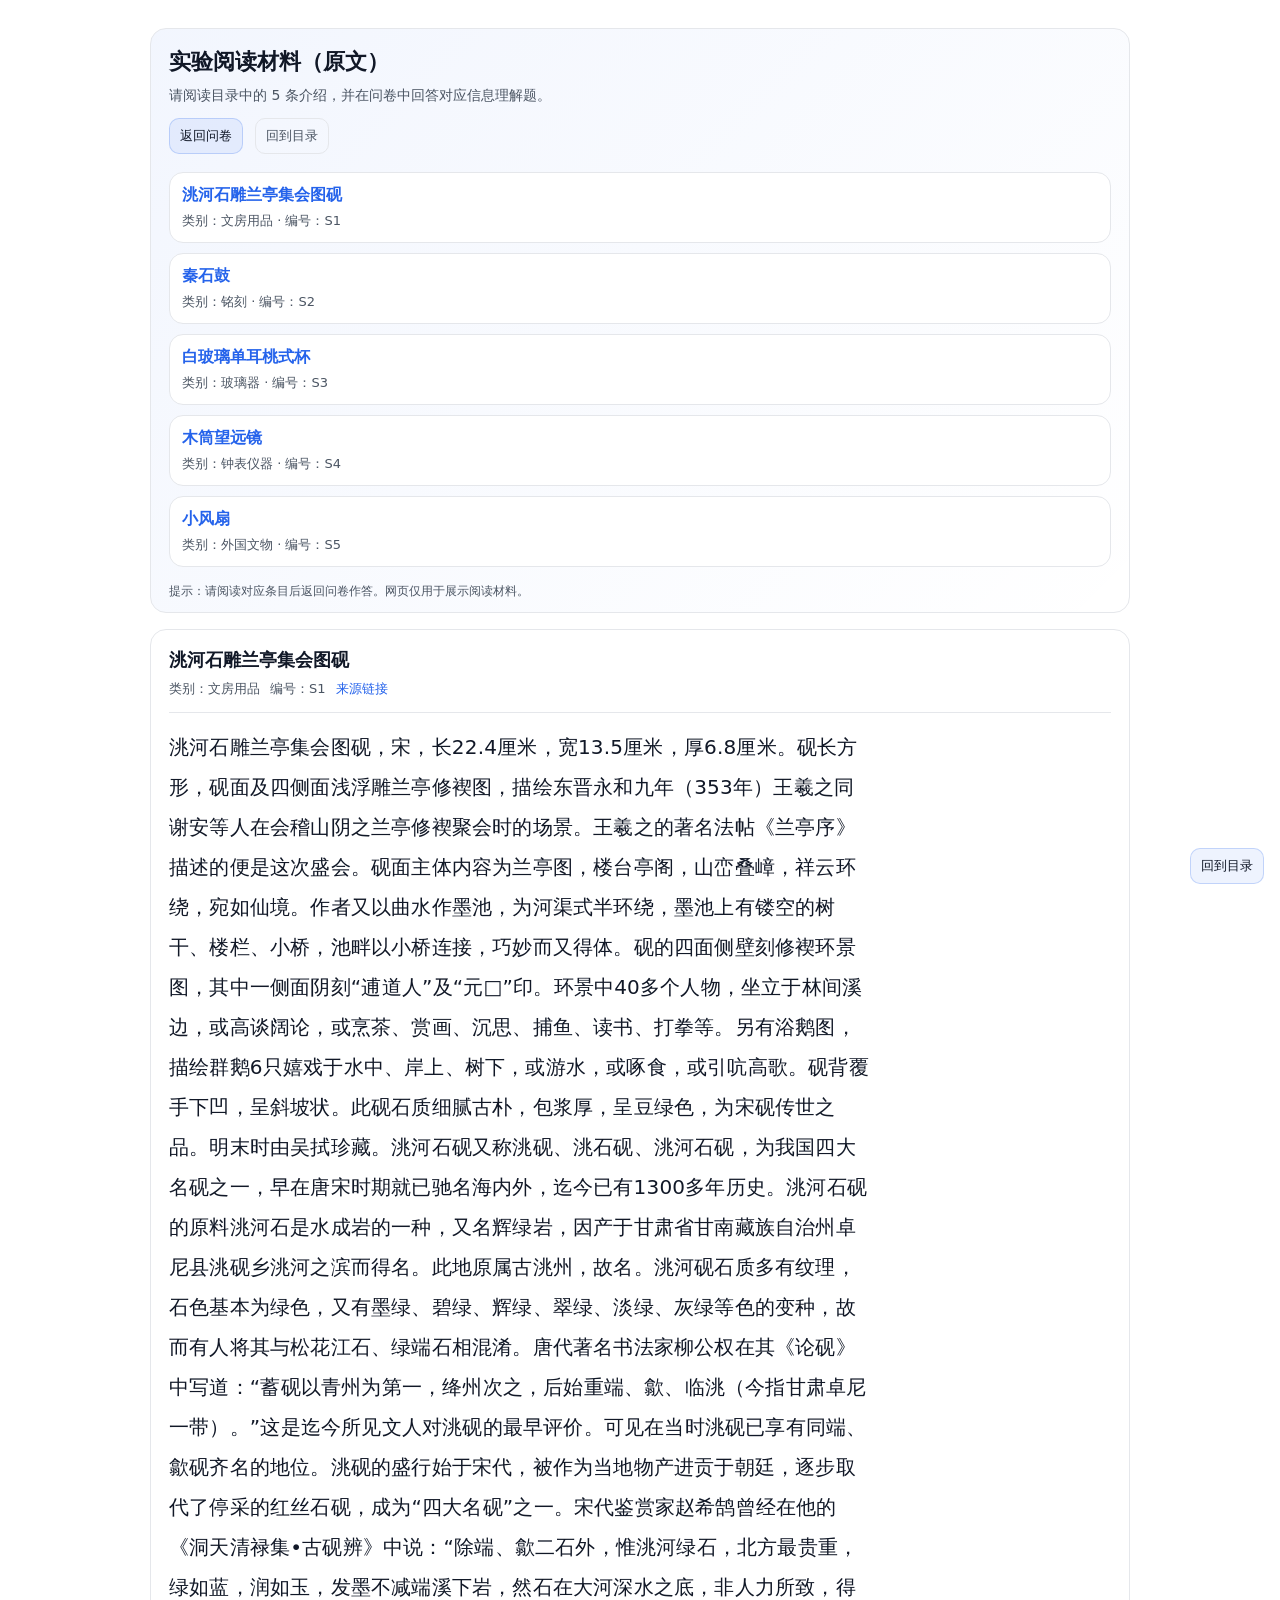
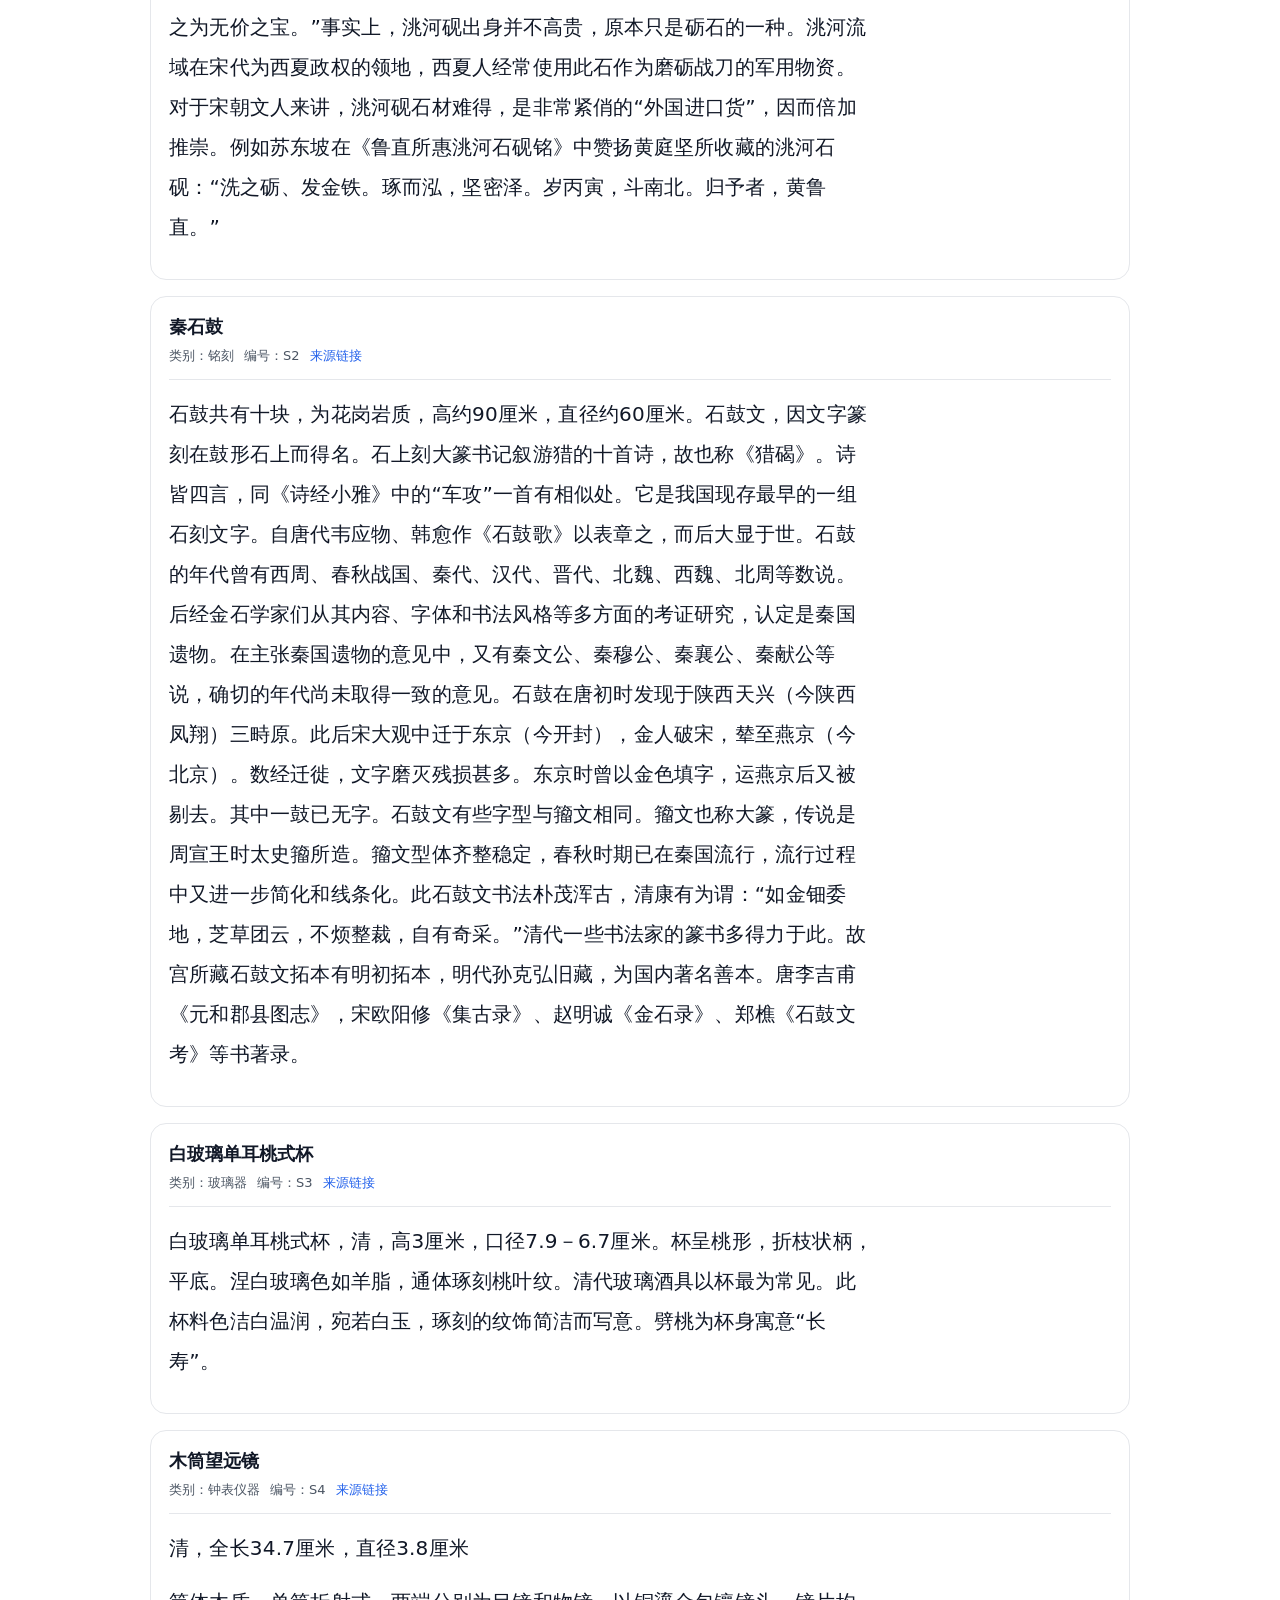
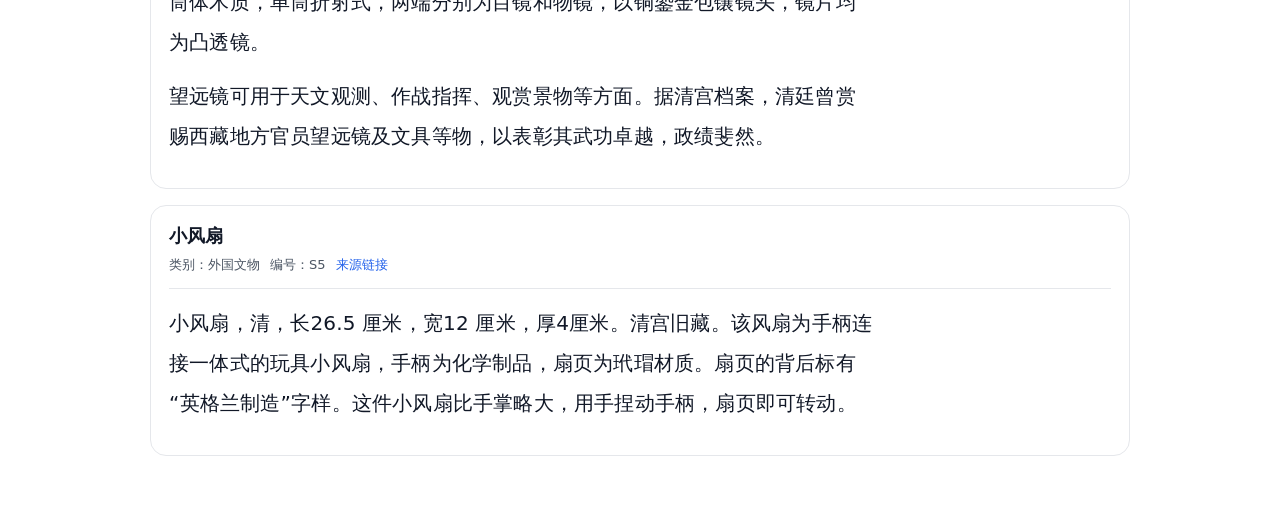
<file: stimuli_web/original.html>
<!doctype html>
<html lang="zh-CN">
<head>
  <meta charset="utf-8" />
  <meta name="viewport" content="width=device-width, initial-scale=1" />
  <title>实验阅读材料（原文）</title>
  <style>
    :root{
      --bg:#ffffff;
      --card:#ffffff;
      --text:#111827;
      --muted:#4b5563;
      --accent:#2563eb;
      --border:#e5e7eb;
    }
    html,body{margin:0;padding:0;background:var(--bg);color:var(--text);font-family:'Atkinson Hyperlegible','Lexend','Noto Sans SC','Source Han Sans SC','Microsoft YaHei UI','Microsoft YaHei','PingFang SC',system-ui,-apple-system,'Segoe UI',Arial,sans-serif;}
    a{color:var(--accent);text-decoration:none}
    a:hover{text-decoration:underline}
    .wrap{max-width:980px;margin:0 auto;padding:28px 18px 60px}
    .hero{background:linear-gradient(135deg, rgba(37,99,235,.06), rgba(255,255,255,.0));border:1px solid var(--border);border-radius:16px;padding:18px 18px 12px}
    .hero h1{font-size:22px;margin:0 0 8px}
    .hero .sub{color:var(--muted);font-size:14px;line-height:1.5}
    .toolbar{display:flex;gap:12px;flex-wrap:wrap;margin-top:12px}
    .btn{display:inline-flex;align-items:center;gap:8px;background:rgba(37,99,235,.08);border:1px solid rgba(37,99,235,.22);color:var(--text);padding:8px 10px;border-radius:10px;font-size:13px}
    .btn.secondary{background:transparent;border:1px solid var(--border);color:var(--muted)}
    .toc{margin:18px 0 0;padding:0;list-style:none;display:grid;grid-template-columns:1fr;gap:10px}
    .toc li{background:var(--card);border:1px solid var(--border);border-radius:14px;padding:12px}
    .toc .name{font-weight:650}
    .toc .meta{color:var(--muted);font-size:13px;margin-top:6px}
    section.item{margin-top:16px;background:var(--card);border:1px solid var(--border);border-radius:16px;padding:18px}
    .item h2{font-size:18px;margin:0 0 8px}
    .item .meta{color:var(--muted);font-size:13px;margin:0 0 10px;display:flex;gap:10px;flex-wrap:wrap}
    .text{font-size:20px;line-height:2.0;letter-spacing:.2px;max-width:44rem}
    .text p{margin:0 0 14px}
    .divider{height:1px;background:var(--border);margin:14px 0}
    .foot{color:var(--muted);font-size:12px;margin-top:16px}
    .top{position:fixed;right:16px;bottom:16px}
    </style>
</head>
<body>
  <div class="wrap">
    <div class="hero">
      <h1>实验阅读材料（原文）</h1>
      <div class="sub">请阅读目录中的 5 条介绍，并在问卷中回答对应信息理解题。</div>
      <div class="toolbar">
        <a class="btn" id="backLink" href="#">返回问卷</a>
        <a class="btn secondary" href="#top">回到目录</a>
      </div>
      <ul class="toc" id="top">
        <li>
              <div class="name"><a href="#s1-洮河石雕兰亭集会图砚">洮河石雕兰亭集会图砚</a></div>
              <div class="meta">类别：文房用品 · 编号：S1</div>
            </li><li>
              <div class="name"><a href="#s2-秦石鼓">秦石鼓</a></div>
              <div class="meta">类别：铭刻 · 编号：S2</div>
            </li><li>
              <div class="name"><a href="#s3-白玻璃单耳桃式杯">白玻璃单耳桃式杯</a></div>
              <div class="meta">类别：玻璃器 · 编号：S3</div>
            </li><li>
              <div class="name"><a href="#s4-木筒望远镜">木筒望远镜</a></div>
              <div class="meta">类别：钟表仪器 · 编号：S4</div>
            </li><li>
              <div class="name"><a href="#s5-小风扇">小风扇</a></div>
              <div class="meta">类别：外国文物 · 编号：S5</div>
            </li>
      </ul>
      <div class="foot">提示：请阅读对应条目后返回问卷作答。网页仅用于展示阅读材料。</div>
    </div>
    <section class="item" id="s1-洮河石雕兰亭集会图砚">
              <h2>洮河石雕兰亭集会图砚</h2>
              <div class="meta">
                <span>类别：文房用品</span>
                <span>编号：S1</span>
                <span><a href="https://www.dpm.org.cn/collection/studie/233225.html" target="_blank" rel="noopener">来源链接</a></span>
              </div>
              <div class="divider"></div>
              <div class="text">
                <p>洮河石雕兰亭集会图砚，宋，长22.4厘米，宽13.5厘米，厚6.8厘米。砚长方形，砚面及四侧面浅浮雕兰亭修褉图，描绘东晋永和九年（353年）王羲之同谢安等人在会稽山阴之兰亭修褉聚会时的场景。王羲之的著名法帖《兰亭序》描述的便是这次盛会。砚面主体内容为兰亭图，楼台亭阁，山峦叠嶂，祥云环绕，宛如仙境。作者又以曲水作墨池，为河渠式半环绕，墨池上有镂空的树干、楼栏、小桥，池畔以小桥连接，巧妙而又得体。砚的四面侧壁刻修褉环景图，其中一侧面阴刻“逋道人”及“元□”印。环景中40多个人物，坐立于林间溪边，或高谈阔论，或烹茶、赏画、沉思、捕鱼、读书、打拳等。另有浴鹅图，描绘群鹅6只嬉戏于水中、岸上、树下，或游水，或啄食，或引吭高歌。砚背覆手下凹，呈斜坡状。此砚石质细腻古朴，包浆厚，呈豆绿色，为宋砚传世之品。明末时由吴拭珍藏。洮河石砚又称洮砚、洮石砚、洮河石砚，为我国四大名砚之一，早在唐宋时期就已驰名海内外，迄今已有1300多年历史。洮河石砚的原料洮河石是水成岩的一种，又名辉绿岩，因产于甘肃省甘南藏族自治州卓尼县洮砚乡洮河之滨而得名。此地原属古洮州，故名。洮河砚石质多有纹理，石色基本为绿色，又有墨绿、碧绿、辉绿、翠绿、淡绿、灰绿等色的变种，故而有人将其与松花江石、绿端石相混淆。唐代著名书法家柳公权在其《论砚》中写道：“蓄砚以青州为第一，绛州次之，后始重端、歙、临洮（今指甘肃卓尼一带）。”这是迄今所见文人对洮砚的最早评价。可见在当时洮砚已享有同端、歙砚齐名的地位。洮砚的盛行始于宋代，被作为当地物产进贡于朝廷，逐步取代了停采的红丝石砚，成为“四大名砚”之一。宋代鉴赏家赵希鹄曾经在他的《洞天清禄集•古砚辨》中说：“除端、歙二石外，惟洮河绿石，北方最贵重，绿如蓝，润如玉，发墨不减端溪下岩，然石在大河深水之底，非人力所致，得之为无价之宝。”事实上，洮河砚出身并不高贵，原本只是砺石的一种。洮河流域在宋代为西夏政权的领地，西夏人经常使用此石作为磨砺战刀的军用物资。对于宋朝文人来讲，洮河砚石材难得，是非常紧俏的“外国进口货”，因而倍加推崇。例如苏东坡在《鲁直所惠洮河石砚铭》中赞扬黄庭坚所收藏的洮河石砚：“洗之砺、发金铁。琢而泓，坚密泽。岁丙寅，斗南北。归予者，黄鲁直。”</p>
              </div>
            </section><section class="item" id="s2-秦石鼓">
              <h2>秦石鼓</h2>
              <div class="meta">
                <span>类别：铭刻</span>
                <span>编号：S2</span>
                <span><a href="https://www.dpm.org.cn/collection/impres/234438.html" target="_blank" rel="noopener">来源链接</a></span>
              </div>
              <div class="divider"></div>
              <div class="text">
                <p>石鼓共有十块，为花岗岩质，高约90厘米，直径约60厘米。石鼓文，因文字篆刻在鼓形石上而得名。石上刻大篆书记叙游猎的十首诗，故也称《猎碣》。诗皆四言，同《诗经小雅》中的“车攻”一首有相似处。它是我国现存最早的一组石刻文字。自唐代韦应物、韩愈作《石鼓歌》以表章之，而后大显于世。石鼓的年代曾有西周、春秋战国、秦代、汉代、晋代、北魏、西魏、北周等数说。后经金石学家们从其内容、字体和书法风格等多方面的考证研究，认定是秦国遗物。在主张秦国遗物的意见中，又有秦文公、秦穆公、秦襄公、秦献公等说，确切的年代尚未取得一致的意见。石鼓在唐初时发现于陕西天兴（今陕西凤翔）三畤原。此后宋大观中迁于东京（今开封），金人破宋，辇至燕京（今北京）。数经迁徙，文字磨灭残损甚多。东京时曾以金色填字，运燕京后又被剔去。其中一鼓已无字。石鼓文有些字型与籀文相同。籀文也称大篆，传说是周宣王时太史籀所造。籀文型体齐整稳定，春秋时期已在秦国流行，流行过程中又进一步简化和线条化。此石鼓文书法朴茂浑古，清康有为谓：“如金钿委地，芝草团云，不烦整裁，自有奇采。”清代一些书法家的篆书多得力于此。故宫所藏石鼓文拓本有明初拓本，明代孙克弘旧藏，为国内著名善本。唐李吉甫《元和郡县图志》，宋欧阳修《集古录》、赵明诚《金石录》、郑樵《石鼓文考》等书著录。</p>
              </div>
            </section><section class="item" id="s3-白玻璃单耳桃式杯">
              <h2>白玻璃单耳桃式杯</h2>
              <div class="meta">
                <span>类别：玻璃器</span>
                <span>编号：S3</span>
                <span><a href="https://www.dpm.org.cn/collection/glass/229873.html" target="_blank" rel="noopener">来源链接</a></span>
              </div>
              <div class="divider"></div>
              <div class="text">
                <p>白玻璃单耳桃式杯，清，高3厘米，口径7.9－6.7厘米。杯呈桃形，折枝状柄，平底。涅白玻璃色如羊脂，通体琢刻桃叶纹。清代玻璃酒具以杯最为常见。此杯料色洁白温润，宛若白玉，琢刻的纹饰简洁而写意。劈桃为杯身寓意“长寿”。</p>
              </div>
            </section><section class="item" id="s4-木筒望远镜">
              <h2>木筒望远镜</h2>
              <div class="meta">
                <span>类别：钟表仪器</span>
                <span>编号：S4</span>
                <span><a href="https://www.dpm.org.cn/collection/clock/259986.html" target="_blank" rel="noopener">来源链接</a></span>
              </div>
              <div class="divider"></div>
              <div class="text">
                <p>清，全长34.7厘米，直径3.8厘米</p>
<p>筒体木质，单筒折射式，两端分别为目镜和物镜，以铜鎏金包镶镜头，镜片均为凸透镜。</p>
<p>望远镜可用于天文观测、作战指挥、观赏景物等方面。据清宫档案，清廷曾赏赐西藏地方官员望远镜及文具等物，以表彰其武功卓越，政绩斐然。</p>
              </div>
            </section><section class="item" id="s5-小风扇">
              <h2>小风扇</h2>
              <div class="meta">
                <span>类别：外国文物</span>
                <span>编号：S5</span>
                <span><a href="https://www.dpm.org.cn/collection/foreign/232146.html" target="_blank" rel="noopener">来源链接</a></span>
              </div>
              <div class="divider"></div>
              <div class="text">
                <p>小风扇，清，长26.5 厘米，宽12 厘米，厚4厘米。清宫旧藏。该风扇为手柄连接一体式的玩具小风扇，手柄为化学制品，扇页为玳瑁材质。扇页的背后标有“英格兰制造”字样。这件小风扇比手掌略大，用手捏动手柄，扇页即可转动。</p>
              </div>
            </section>
  </div>
  <a class="btn top" href="#top">回到目录</a>
  <script>
    // allow survey to pass ?back=<url> so participants can go back easily
    (function(){
      try {
        const p = new URLSearchParams(location.search);
        const back = p.get('back');
        if(back) {
          const a = document.getElementById('backLink');
          a.href = back;
        }
      } catch(e) {}
    })();
  </script>
</body>
</html>
</file>
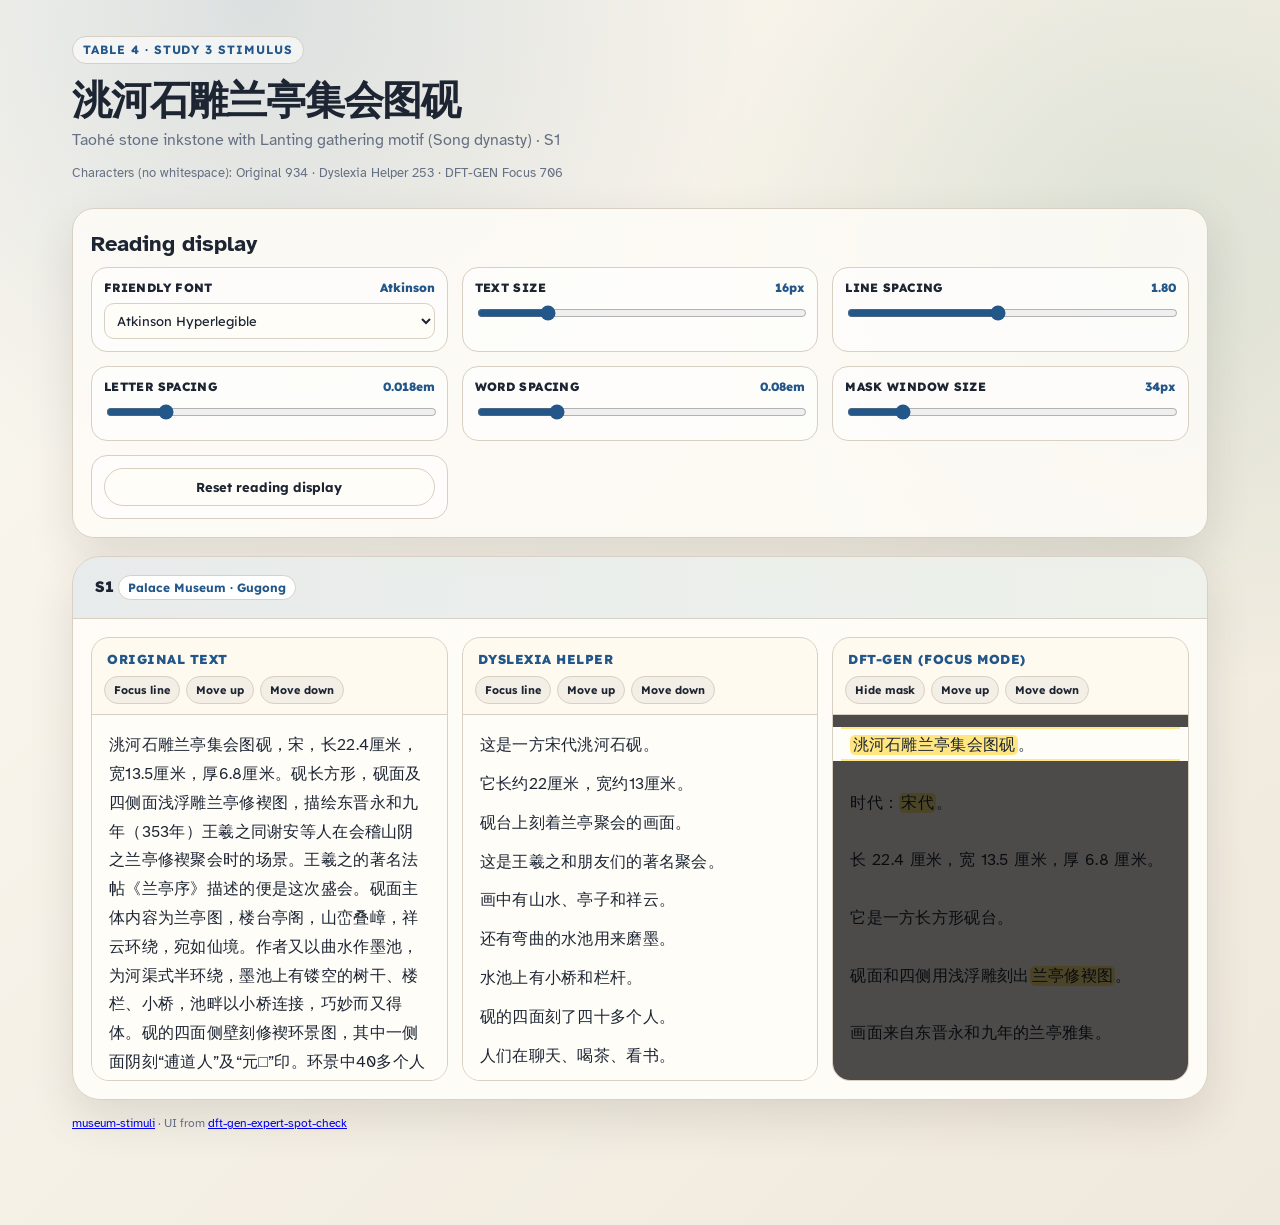
<file: stimuli_web/table4_compare.html>
<!doctype html>
<html lang="zh-CN">
<head>
  <meta charset="utf-8">
  <meta name="viewport" content="width=device-width, initial-scale=1">
  <title>Table 4 — Museum text comparison (S1)</title>
  <link rel="preconnect" href="https://fonts.googleapis.com">
  <link rel="preconnect" href="https://fonts.gstatic.com" crossorigin>
  <link href="https://fonts.googleapis.com/css2?family=Atkinson+Hyperlegible:wght@400;700&family=Lexend:wght@400;500;700;800&display=swap" rel="stylesheet">
  <style>
    /* UI copied from dft-gen-expert-spot-check (index.html) */
    :root {
      --ink: #1d2533;
      --muted: #657084;
      --paper: #f8f5ee;
      --panel: #fffdf8;
      --line: #d8d0c2;
      --blue: #235789;
      --blue-soft: #d9eafa;
      --green: #31785f;
      --shadow: 0 18px 45px rgba(50, 45, 35, .12);
      --reader-font: "Atkinson Hyperlegible", "Lexend", "Noto Sans SC", "Microsoft YaHei UI", sans-serif;
      --reader-size: 16px;
      --reader-line-height: 1.8;
      --reader-letter-spacing: .018em;
      --reader-word-spacing: .08em;
      --mask-height: 34px;
    }
    * { box-sizing: border-box; }
    body {
      margin: 0;
      font-family: "Atkinson Hyperlegible", "Lexend", "Noto Sans SC", "Microsoft YaHei UI", sans-serif;
      color: var(--ink);
      background:
        radial-gradient(circle at 20% 0%, rgba(35, 87, 137, .14), transparent 32rem),
        radial-gradient(circle at 90% 20%, rgba(49, 120, 95, .12), transparent 28rem),
        linear-gradient(135deg, #fbf8f0, #efe8dc);
      line-height: 1.55;
    }
    header {
      max-width: 1180px;
      margin: 0 auto;
      padding: 36px 22px 12px;
    }
    .eyebrow {
      display: inline-block;
      padding: 6px 10px;
      border: 1px solid var(--line);
      border-radius: 999px;
      background: rgba(255, 255, 255, .62);
      color: var(--blue);
      font: 700 12px/1.2 "Lexend", sans-serif;
      letter-spacing: .08em;
      text-transform: uppercase;
    }
    h1 {
      margin: 14px 0 8px;
      font-family: "Lexend", "Atkinson Hyperlegible", sans-serif;
      font-size: clamp(26px, 4vw, 40px);
      line-height: 1.05;
      letter-spacing: -.03em;
    }
    .subtitle { max-width: 900px; margin: 0; color: var(--muted); font-size: 16px; }
    .counts { margin-top: 10px; color: var(--muted); font-size: 13px; }
    main {
      max-width: 1180px;
      margin: 0 auto 48px;
      padding: 0 22px 32px;
    }
    .display-controls {
      margin-bottom: 18px;
      padding: 18px;
      border: 1px solid var(--line);
      border-radius: 22px;
      background: rgba(255, 253, 248, .82);
      box-shadow: var(--shadow);
    }
    .display-controls h2 { margin: 0 0 6px; font-size: 22px; }
    .display-controls p { margin: 0 0 14px; color: var(--muted); font-size: 14px; }
    .control-grid {
      display: grid;
      grid-template-columns: repeat(3, minmax(180px, 1fr));
      gap: 14px;
    }
    .control {
      border: 1px solid var(--line);
      border-radius: 16px;
      background: rgba(255,255,255,.62);
      padding: 12px;
    }
    .control label {
      display: flex;
      justify-content: space-between;
      gap: 10px;
      margin-bottom: 8px;
      color: var(--ink);
      font: 800 12px "Lexend", sans-serif;
      text-transform: uppercase;
      letter-spacing: .03em;
    }
    .control output { color: var(--blue); font-weight: 800; text-transform: none; letter-spacing: 0; }
    .control input[type="range"], .control select {
      width: 100%;
      accent-color: var(--blue);
    }
    .control select {
      min-height: 36px;
      border: 1px solid var(--line);
      border-radius: 10px;
      padding: 6px 8px;
      background: #fffdf8;
      color: var(--ink);
      font: 13px "Lexend", sans-serif;
    }
    .control-actions { display: flex; align-items: end; }
    .control-actions button { width: 100%; }
    button {
      cursor: pointer;
      border: 1px solid var(--line);
      border-radius: 999px;
      padding: 10px 14px;
      background: var(--panel);
      color: var(--ink);
      font: 700 13px "Lexend", sans-serif;
    }
    button:hover { box-shadow: 0 8px 22px rgba(0,0,0,.10); }
    .sample {
      margin: 0;
      border: 1px solid var(--line);
      border-radius: 28px;
      background: rgba(255, 253, 248, .95);
      box-shadow: var(--shadow);
      overflow: hidden;
    }
    .sample-head {
      display: flex;
      justify-content: space-between;
      gap: 14px;
      padding: 18px 22px;
      background: linear-gradient(90deg, rgba(35,87,137,.10), rgba(49,120,95,.08));
      border-bottom: 1px solid var(--line);
    }
    .sample-id { font: 800 15px "Lexend", sans-serif; }
    .badge {
      display: inline-block;
      padding: 4px 9px;
      border-radius: 999px;
      background: white;
      border: 1px solid var(--line);
      color: var(--blue);
      font: 700 12px "Lexend", sans-serif;
    }
    .texts {
      display: grid;
      grid-template-columns: 1fr 1fr 1fr;
      gap: 14px;
      padding: 18px;
    }
    .text-box {
      min-height: 190px;
      border: 1px solid var(--line);
      border-radius: 18px;
      padding: 0;
      background: #fffaf0;
      overflow: hidden;
    }
    .text-box h3 {
      margin: 0;
      padding: 13px 15px 9px;
      font: 800 13px "Lexend", sans-serif;
      color: var(--blue);
      letter-spacing: .04em;
      text-transform: uppercase;
    }
    .reading-tools {
      display: flex;
      flex-wrap: wrap;
      gap: 6px;
      padding: 0 12px 10px;
    }
    .reading-tools button {
      padding: 6px 9px;
      font-size: 11px;
      background: #f3efe6;
    }
    .reader-stage {
      --focus-top: 22px;
      --focus-height: var(--mask-height);
      position: relative;
      border-top: 1px solid var(--line);
      background: #fffdf8;
    }
    .text-content {
      max-height: 365px;
      overflow: auto;
      padding: 16px 17px 22px;
      white-space: pre-wrap;
      font-family: var(--reader-font);
      font-size: var(--reader-size);
      line-height: var(--reader-line-height);
      letter-spacing: var(--reader-letter-spacing);
      word-spacing: var(--reader-word-spacing);
    }
    .text-content.reader-html { white-space: normal; }
    .text-content.reader-html p { margin: 0 0 10px; }
    .text-content strong {
      font-weight: 800;
      color: #0f3f6b;
      background: rgba(217, 234, 250, .78);
      border-radius: 5px;
      padding: 0 .12em;
    }
    .text-content mark {
      background: #ffe680;
      color: #1d2533;
      border-radius: 5px;
      padding: 0 .14em;
      box-decoration-break: clone;
      -webkit-box-decoration-break: clone;
    }
    .focus-mask, .focus-window {
      display: none;
      position: absolute;
      left: 0;
      right: 0;
      pointer-events: none;
      z-index: 3;
    }
    .focus-mask.top {
      top: 0;
      height: var(--focus-top);
      background: rgba(0, 0, 0, .70);
    }
    .focus-mask.bottom {
      top: calc(var(--focus-top) + var(--focus-height));
      bottom: 0;
      background: rgba(0, 0, 0, .70);
    }
    .focus-window {
      top: var(--focus-top);
      height: var(--focus-height);
      left: 8px;
      right: 8px;
      border-top: 2px solid rgba(255, 230, 128, .95);
      border-bottom: 2px solid rgba(255, 230, 128, .95);
      box-shadow: 0 0 0 1px rgba(255,255,255,.26) inset;
    }
    .reader-stage.focus-on .focus-mask,
    .reader-stage.focus-on .focus-window { display: block; }
    .hint-bar {
      margin: 0 18px 14px;
      padding: 12px 14px;
      border: 1px solid var(--line);
      border-radius: 14px;
      background: rgba(255,255,255,.55);
      color: var(--muted);
      font-size: 13px;
      line-height: 1.55;
    }
    .footnote { margin-top: 14px; color: var(--muted); font-size: 12px; }
    @media (max-width: 900px) {
      .texts, .control-grid { grid-template-columns: 1fr; }
    }
    @media print {
      .display-controls, .hint-bar, .footnote a { display: none !important; }
      body { background: white; }
    }
  </style>
</head>
<body>
  <header>
    <span class="eyebrow">Table 4 · Study 3 stimulus</span>
    <h1 id="artifact-title"></h1>
    <p class="subtitle" id="artifact-subtitle"></p>
    <p class="counts" id="char-counts"></p>
  </header>

  <main>
    <section class="display-controls" aria-label="Reading display controls">
      <h2>Reading display</h2>
      <div class="control-grid">
        <div class="control">
          <label for="fontSelect">Friendly font <output id="fontLabel">Atkinson</output></label>
          <select id="fontSelect">
            <option value="atkinson">Atkinson Hyperlegible</option>
            <option value="lexend">Lexend</option>
            <option value="yahei">Microsoft YaHei UI</option>
            <option value="verdana">Verdana</option>
            <option value="arial">Arial</option>
          </select>
        </div>
        <div class="control">
          <label for="textSize">Text size <output id="textSizeLabel">16px</output></label>
          <input id="textSize" type="range" min="14" max="24" step="1" value="16">
        </div>
        <div class="control">
          <label for="lineSpacing">Line spacing <output id="lineSpacingLabel">1.80</output></label>
          <input id="lineSpacing" type="range" min="1.3" max="2.4" step="0.05" value="1.8">
        </div>
        <div class="control">
          <label for="letterSpacing">Letter spacing <output id="letterSpacingLabel">0.02em</output></label>
          <input id="letterSpacing" type="range" min="0" max="0.12" step="0.005" value="0.018">
        </div>
        <div class="control">
          <label for="wordSpacing">Word spacing <output id="wordSpacingLabel">0.08em</output></label>
          <input id="wordSpacing" type="range" min="0" max="0.35" step="0.01" value="0.08">
        </div>
        <div class="control">
          <label for="maskHeight">Mask window size <output id="maskHeightLabel">34px</output></label>
          <input id="maskHeight" type="range" min="24" max="90" step="2" value="34">
        </div>
        <div class="control control-actions">
          <button type="button" id="resetReading">Reset reading display</button>
        </div>
      </div>
    </section>

    <article class="sample" id="screenshot-area">
      <div class="sample-head">
        <div>
          <span class="sample-id" id="sample-id">S1</span>
          <span class="badge">Palace Museum · Gugong</span>
        </div>
      </div>
      <div class="texts" id="texts-root"></div>
    </article>

    <p class="footnote">
      <a href="https://github.com/MorrisYUJQ/museum-stimuli">museum-stimuli</a> ·
      UI from <a href="https://github.com/MorrisYUJQ/dft-gen-expert-spot-check">dft-gen-expert-spot-check</a>
    </p>
  </main>

  <script>
    const DATA = {"title": "洮河石雕兰亭集会图砚", "title_en": "Taohé stone inkstone with Lanting gathering motif (Song dynasty)", "stimulus_id": "S1", "original_html": "<p>洮河石雕兰亭集会图砚，宋，长22.4厘米，宽13.5厘米，厚6.8厘米。砚长方形，砚面及四侧面浅浮雕兰亭修褉图，描绘东晋永和九年（353年）王羲之同谢安等人在会稽山阴之兰亭修褉聚会时的场景。王羲之的著名法帖《兰亭序》描述的便是这次盛会。砚面主体内容为兰亭图，楼台亭阁，山峦叠嶂，祥云环绕，宛如仙境。作者又以曲水作墨池，为河渠式半环绕，墨池上有镂空的树干、楼栏、小桥，池畔以小桥连接，巧妙而又得体。砚的四面侧壁刻修褉环景图，其中一侧面阴刻“逋道人”及“元□”印。环景中40多个人物，坐立于林间溪边，或高谈阔论，或烹茶、赏画、沉思、捕鱼、读书、打拳等。另有浴鹅图，描绘群鹅6只嬉戏于水中、岸上、树下，或游水，或啄食，或引吭高歌。砚背覆手下凹，呈斜坡状。此砚石质细腻古朴，包浆厚，呈豆绿色，为宋砚传世之品。明末时由吴拭珍藏。洮河石砚又称洮砚、洮石砚、洮河石砚，为我国四大名砚之一，早在唐宋时期就已驰名海内外，迄今已有1300多年历史。洮河石砚的原料洮河石是水成岩的一种，又名辉绿岩，因产于甘肃省甘南藏族自治州卓尼县洮砚乡洮河之滨而得名。此地原属古洮州，故名。洮河砚石质多有纹理，石色基本为绿色，又有墨绿、碧绿、辉绿、翠绿、淡绿、灰绿等色的变种，故而有人将其与松花江石、绿端石相混淆。唐代著名书法家柳公权在其《论砚》中写道：“蓄砚以青州为第一，绛州次之，后始重端、歙、临洮（今指甘肃卓尼一带）。”这是迄今所见文人对洮砚的最早评价。可见在当时洮砚已享有同端、歙砚齐名的地位。洮砚的盛行始于宋代，被作为当地物产进贡于朝廷，逐步取代了停采的红丝石砚，成为“四大名砚”之一。宋代鉴赏家赵希鹄曾经在他的《洞天清禄集•古砚辨》中说：“除端、歙二石外，惟洮河绿石，北方最贵重，绿如蓝，润如玉，发墨不减端溪下岩，然石在大河深水之底，非人力所致，得之为无价之宝。”事实上，洮河砚出身并不高贵，原本只是砺石的一种。洮河流域在宋代为西夏政权的领地，西夏人经常使用此石作为磨砺战刀的军用物资。对于宋朝文人来讲，洮河砚石材难得，是非常紧俏的“外国进口货”，因而倍加推崇。例如苏东坡在《鲁直所惠洮河石砚铭》中赞扬黄庭坚所收藏的洮河石砚：“洗之砺、发金铁。琢而泓，坚密泽。岁丙寅，斗南北。归予者，黄鲁直。”</p>", "helper_html": "<p>这是一方宋代洮河石砚。</p>\n<p>它长约22厘米，宽约13厘米。</p>\n<p>砚台上刻着兰亭聚会的画面。</p>\n<p>这是王羲之和朋友们的著名聚会。</p>\n<p>画中有山水、亭子和祥云。</p>\n<p>还有弯曲的水池用来磨墨。</p>\n<p>水池上有小桥和栏杆。</p>\n<p>砚的四面刻了四十多个人。</p>\n<p>人们在聊天、喝茶、看书。</p>\n<p>还有六只鹅在玩耍。</p>\n<p>砚底是斜坡形状。</p>\n<p>石头是豆绿色的，很光滑。</p>\n<p>这是宋代的传世古砚。</p>\n<p>明末由吴拭收藏。</p>\n<p>洮河砚是中国四大名砚之一。</p>\n<p>它有一千三百多年历史。</p>\n<p>石料来自甘肃的洮河。</p>\n<p>石头多是绿色的。</p>\n<p>唐代书法家就称赞过它。</p>\n<p>宋代开始成为贡品。</p>\n<p>它原本是磨刀的石料。</p>\n<p>在宋代是很珍贵的文具。</p>\n<p>苏东坡也写诗赞美过它。</p>", "dft_focus_text": "==洮河石雕兰亭集会图砚==。\n\n时代：==宋代==。\n\n长 22.4 厘米，宽 13.5 厘米，厚 6.8 厘米。\n\n它是一方长方形砚台。\n\n砚面和四侧用浅浮雕刻出==兰亭修褉图==。\n\n画面来自东晋永和九年的兰亭雅集。\n\n核心人物包括==王羲之==和谢安等名士。\n\n王羲之的==《兰亭序》==写的就是这次聚会。\n\n\n\n砚面主体是兰亭图。\n\n有楼台、亭阁、山峦和祥云。\n\n工匠把==曲水==设计成墨池。\n\n池上还有镂空树干、楼栏和小桥。\n\n这些细节让砚台既可使用，也可观赏。\n\n\n\n四面侧壁刻有修褉环景图。\n\n画中有四十多个人物。\n\n有人谈论、烹茶、赏画、读书、捕鱼和打拳。\n\n另有==浴鹅图==，描绘六只鹅在水边嬉戏。\n\n\n\n砚背下凹，呈斜坡状。\n\n石质细腻，包浆厚，呈豆绿色。\n\n明末时曾由==吴拭==收藏。\n\n\n\n==洮河石砚==又称洮砚。\n\n它是中国==四大名砚==之一。\n\n早在唐宋时期已经有名。\n\n至今已有一千三百多年历史。\n\n\n\n原料是洮河石。\n\n洮河石是一种==水成岩==，也称==辉绿岩==。\n\n它因产于甘肃==卓尼县==洮河之滨而得名。\n\n石色多为绿色，也有墨绿、碧绿、辉绿等变化。\n\n\n\n唐代书法家==柳公权==在==《论砚》==中提到临洮砚。\n\n这说明洮砚很早就受到文人重视。\n\n当时它已可与==端砚==、==歙砚==并列。\n\n\n\n宋代以后，洮砚逐渐成为地方贡品。\n\n它取代停采的红丝石砚，进入“四大名砚”之列。\n\n宋代鉴赏家==赵希鹄==在==《洞天清禄集•古砚辨》==中称赞洮河绿石。\n\n他认为这种石“绿如蓝，润如玉”。\n\n\n\n洮河砚最初并不只是文房珍品。\n\n洮河流域在宋代属于==西夏==政权范围。\n\n当地人也曾用这种石材磨砺战刀。\n\n后来，细腻石质和雅润色泽被文人重新发现。\n\n\n\n例如==苏东坡==曾在铭文中赞美黄庭坚收藏的洮河石砚。\n\n这说明洮河砚既有实用价值，也承载文人文化记忆。", "word_counts": {"stimulus_id": "S1", "title": "洮河石雕兰亭集会图砚", "original_chars": 934, "helper_chars": 253, "dft_focus_chars": 706}};

    const PREFS_STORAGE_KEY = 'table4-reading-display-v1';
    const DEFAULT_PREFS = {
      font: 'atkinson',
      textSize: 16,
      lineSpacing: 1.8,
      letterSpacing: 0.018,
      wordSpacing: 0.08,
      maskHeight: 34
    };
    const FONT_STACKS = {
      atkinson: '"Atkinson Hyperlegible", "Lexend", "Noto Sans SC", "Microsoft YaHei UI", sans-serif',
      lexend: '"Lexend", "Atkinson Hyperlegible", "Noto Sans SC", sans-serif',
      yahei: '"Microsoft YaHei UI", "Noto Sans SC", "Atkinson Hyperlegible", sans-serif',
      verdana: 'Verdana, "Microsoft YaHei UI", sans-serif',
      arial: 'Arial, "Microsoft YaHei UI", sans-serif'
    };
    const FONT_LABELS = {
      atkinson: 'Atkinson',
      lexend: 'Lexend',
      yahei: 'YaHei UI',
      verdana: 'Verdana',
      arial: 'Arial'
    };

    const fontSelect = document.getElementById('fontSelect');
    const textSizeInput = document.getElementById('textSize');
    const lineSpacingInput = document.getElementById('lineSpacing');
    const letterSpacingInput = document.getElementById('letterSpacing');
    const wordSpacingInput = document.getElementById('wordSpacing');
    const maskHeightInput = document.getElementById('maskHeight');

    function escapeHtml(value) {
      return String(value ?? '').replace(/[&<>"']/g, ch => ({
        '&': '&amp;', '<': '&lt;', '>': '&gt;', '"': '&quot;', "'": '&#39;'
      }[ch]));
    }

    function renderText(value) {
      let s = escapeHtml(value);
      s = s.replace(/\*\*([^*]+)\*\*/g, '<strong>$1</strong>');
      s = s.replace(/==([^=]+)==/g, '<mark>$1</mark>');
      return s;
    }

    function setFocusPosition(stage, index) {
      const content = stage.querySelector('.text-content');
      const computed = window.getComputedStyle(content);
      const lineHeight = Number.parseFloat(computed.lineHeight) || 34;
      const focusHeight = Number.parseFloat(
        window.getComputedStyle(stage).getPropertyValue('--focus-height')
      ) || lineHeight;
      const step = Math.max(lineHeight, focusHeight * 0.75);
      const visibleSlots = Math.max(0, Math.floor((stage.clientHeight - focusHeight - 16) / step));
      const scrollSlots = Math.max(0, Math.ceil((content.scrollHeight - content.clientHeight) / step));
      const maxVisibleIndex = Math.max(visibleSlots, scrollSlots);
      const nextIndex = Math.max(0, Math.min(index, maxVisibleIndex));
      stage.dataset.focusIndex = String(nextIndex);
      const focusTop = 12 + Math.min(nextIndex, visibleSlots) * step;
      stage.style.setProperty('--focus-top', focusTop + 'px');
      content.scrollTop = Math.max(0, (nextIndex - visibleSlots) * step);
    }

    function textPanel(panelId, title, body, options = {}) {
      const { asHtml = false, focusDefault = false } = options;
      const content = asHtml
        ? `<div class="text-content reader-html">${body}</div>`
        : `<div class="text-content">${renderText(body)}</div>`;
      const focusClass = focusDefault ? ' focus-on' : '';
      const toggleLabel = focusDefault ? 'Hide mask' : 'Focus line';
      return `
        <section class="text-box">
          <h3>${escapeHtml(title)}</h3>
          <div class="reading-tools" aria-label="Reading focus controls for ${escapeHtml(title)}">
            <button type="button" data-mask-toggle="${panelId}">${toggleLabel}</button>
            <button type="button" data-mask-move="${panelId}" data-direction="-1">Move up</button>
            <button type="button" data-mask-move="${panelId}" data-direction="1">Move down</button>
          </div>
          <div class="reader-stage${focusClass}" id="${panelId}" data-focus-index="0">
            ${content}
            <div class="focus-mask top"></div>
            <div class="focus-window"></div>
            <div class="focus-mask bottom"></div>
          </div>
        </section>`;
    }

    function initReaderTools(root) {
      const bindTarget = root === document ? document.documentElement : root;
      if (bindTarget.dataset.readerToolsBound === 'true') return;
      bindTarget.dataset.readerToolsBound = 'true';
      root.addEventListener('click', (event) => {
        const toggle = event.target.closest('[data-mask-toggle]');
        const move = event.target.closest('[data-mask-move]');
        if (!toggle && !move) return;
        const targetId = (toggle || move).dataset.maskToggle || (toggle || move).dataset.maskMove;
        const stage = document.getElementById(targetId);
        if (!stage) return;
        if (toggle) {
          stage.classList.toggle('focus-on');
          toggle.textContent = stage.classList.contains('focus-on') ? 'Hide mask' : 'Focus line';
          setFocusPosition(stage, Number(stage.dataset.focusIndex || 0));
          return;
        }
        const direction = Number(move.dataset.direction || 0);
        stage.classList.add('focus-on');
        const tools = move.closest('.reading-tools');
        const toggleButton = tools?.querySelector('[data-mask-toggle]');
        if (toggleButton) toggleButton.textContent = 'Hide mask';
        setFocusPosition(stage, Number(stage.dataset.focusIndex || 0) + direction);
      });
    }

    function loadPrefs() {
      try { return { ...DEFAULT_PREFS, ...(JSON.parse(localStorage.getItem(PREFS_STORAGE_KEY)) || {}) }; }
      catch { return { ...DEFAULT_PREFS }; }
    }
    function savePrefs(prefs) {
      try {
        localStorage.setItem(PREFS_STORAGE_KEY, JSON.stringify(prefs));
      } catch {
        // Local files or strict browser settings may block localStorage.
        // Reading controls should still apply immediately.
      }
    }
    function currentPrefsFromControls() {
      return {
        font: fontSelect.value,
        textSize: Number(textSizeInput.value),
        lineSpacing: Number(lineSpacingInput.value),
        letterSpacing: Number(letterSpacingInput.value),
        wordSpacing: Number(wordSpacingInput.value),
        maskHeight: Number(maskHeightInput.value)
      };
    }
    function setControlValues(prefs) {
      fontSelect.value = prefs.font;
      textSizeInput.value = prefs.textSize;
      lineSpacingInput.value = prefs.lineSpacing;
      letterSpacingInput.value = prefs.letterSpacing;
      wordSpacingInput.value = prefs.wordSpacing;
      maskHeightInput.value = prefs.maskHeight;
    }
    function updateControlLabels(prefs) {
      document.getElementById('fontLabel').textContent = FONT_LABELS[prefs.font] || 'Custom';
      document.getElementById('textSizeLabel').textContent = `${prefs.textSize}px`;
      document.getElementById('lineSpacingLabel').textContent = prefs.lineSpacing.toFixed(2);
      document.getElementById('letterSpacingLabel').textContent = `${prefs.letterSpacing.toFixed(3)}em`;
      document.getElementById('wordSpacingLabel').textContent = `${prefs.wordSpacing.toFixed(2)}em`;
      document.getElementById('maskHeightLabel').textContent = `${prefs.maskHeight}px`;
    }
    function applyReadingPrefs(prefs) {
      document.documentElement.style.setProperty('--reader-font', FONT_STACKS[prefs.font] || FONT_STACKS.atkinson);
      document.documentElement.style.setProperty('--reader-size', `${prefs.textSize}px`);
      document.documentElement.style.setProperty('--reader-line-height', prefs.lineSpacing);
      document.documentElement.style.setProperty('--reader-letter-spacing', `${prefs.letterSpacing}em`);
      document.documentElement.style.setProperty('--reader-word-spacing', `${prefs.wordSpacing}em`);
      document.documentElement.style.setProperty('--mask-height', `${prefs.maskHeight}px`);
      updateControlLabels(prefs);
      document.querySelectorAll('.reader-stage.focus-on').forEach(stage => {
        setFocusPosition(stage, Number(stage.dataset.focusIndex || 0));
      });
    }
    function bindReadingControls() {
      const controls = [fontSelect, textSizeInput, lineSpacingInput, letterSpacingInput, wordSpacingInput, maskHeightInput];
      controls.forEach(control => {
        const handler = () => {
          const prefs = currentPrefsFromControls();
          savePrefs(prefs);
          applyReadingPrefs(prefs);
        };
        control.addEventListener('input', handler);
        control.addEventListener('change', handler);
      });
      document.getElementById('resetReading').addEventListener('click', () => {
        const prefs = { ...DEFAULT_PREFS };
        setControlValues(prefs);
        savePrefs(prefs);
        applyReadingPrefs(prefs);
      });
    }

    function init() {
      document.getElementById('artifact-title').textContent = DATA.title;
      document.getElementById('artifact-subtitle').textContent =
        DATA.title_en + ' · ' + DATA.stimulus_id;
      document.getElementById('sample-id').textContent = DATA.stimulus_id;
      const wc = DATA.word_counts;
      document.getElementById('char-counts').textContent =
        'Characters (no whitespace): Original ' + wc.original_chars +
        ' · Dyslexia Helper ' + wc.helper_chars +
        ' · DFT-GEN Focus ' + wc.dft_focus_chars;

      document.getElementById('texts-root').innerHTML =
        textPanel('panel-original', 'Original text', DATA.original_html, { asHtml: true }) +
        textPanel('panel-helper', 'Dyslexia Helper', DATA.helper_html, { asHtml: true }) +
        textPanel('panel-dft', 'DFT-GEN (Focus Mode)', DATA.dft_focus_text, { asHtml: false, focusDefault: true });

      initReaderTools(document);
      const prefs = loadPrefs();
      setControlValues(prefs);
      applyReadingPrefs(prefs);
      bindReadingControls();
      requestAnimationFrame(() => {
        document.querySelectorAll('.reader-stage.focus-on').forEach(stage => {
          setFocusPosition(stage, Number(stage.dataset.focusIndex || 0));
        });
      });
    }

    init();
  </script>
</body>
</html>
</file>
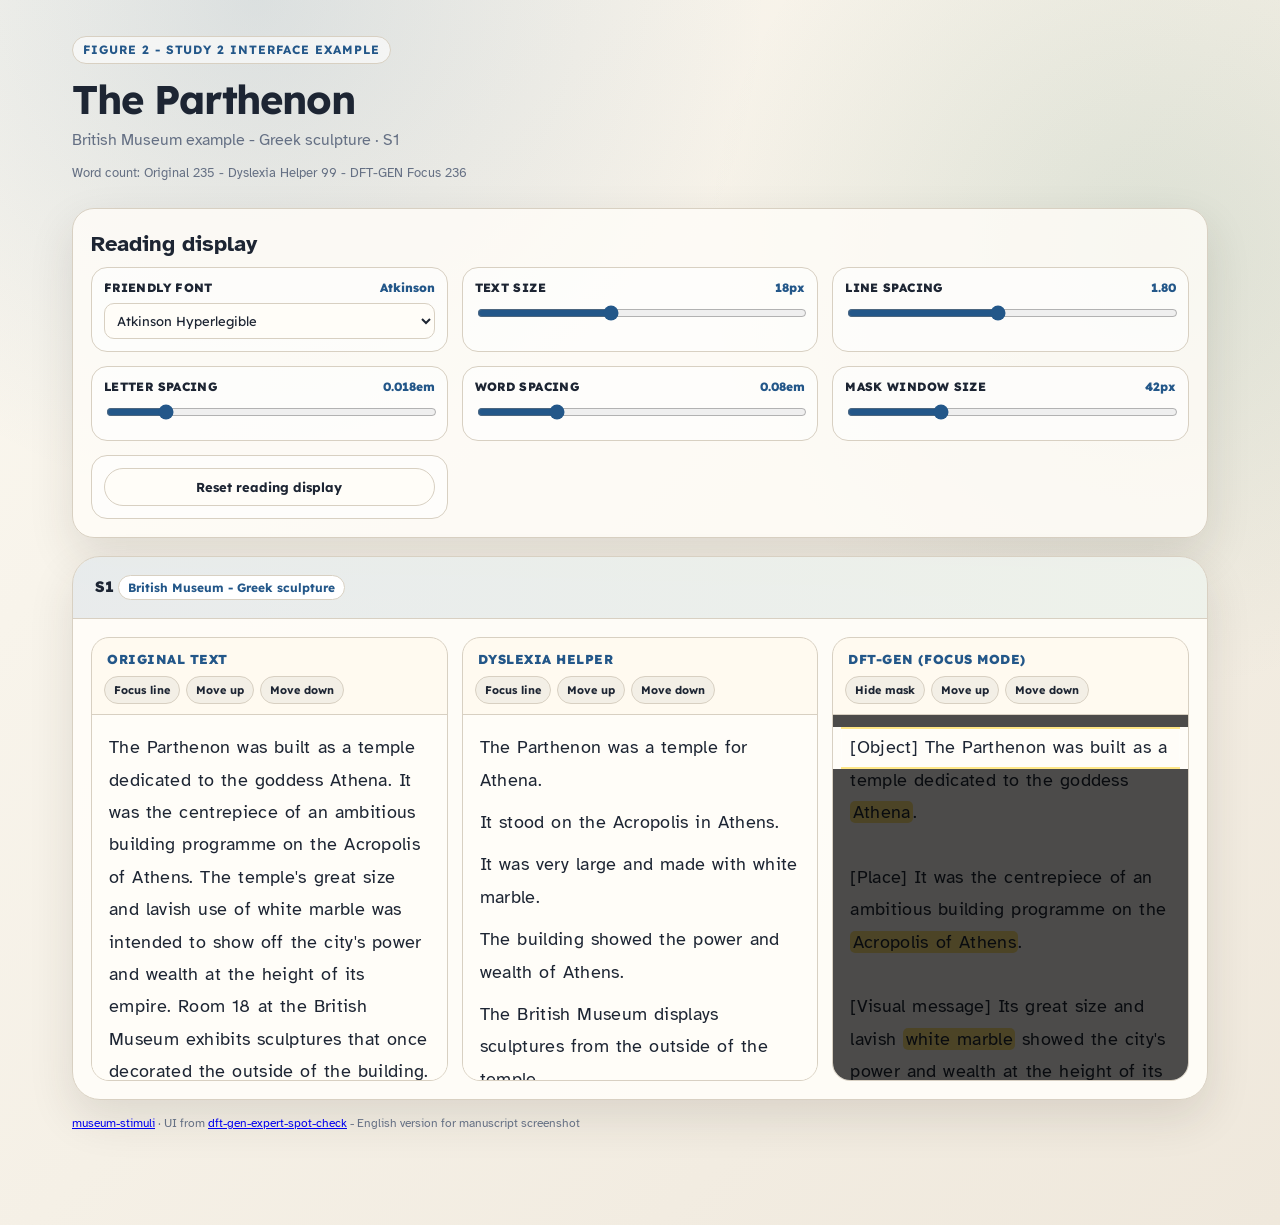
<file: stimuli_web/table4_compare_en.html>
<!doctype html>
<html lang="en">
<head>
  <meta charset="utf-8">
  <meta name="viewport" content="width=device-width, initial-scale=1">
  <title>Figure 2 - DFT-GEN focus mode comparison</title>
  <link rel="preconnect" href="https://fonts.googleapis.com">
  <link rel="preconnect" href="https://fonts.gstatic.com" crossorigin>
  <link href="https://fonts.googleapis.com/css2?family=Atkinson+Hyperlegible:wght@400;700&family=Lexend:wght@400;500;700;800&display=swap" rel="stylesheet">
  <style>
    /* UI copied from dft-gen-expert-spot-check (index.html) */
    :root {
      --ink: #1d2533;
      --muted: #657084;
      --paper: #f8f5ee;
      --panel: #fffdf8;
      --line: #d8d0c2;
      --blue: #235789;
      --blue-soft: #d9eafa;
      --green: #31785f;
      --shadow: 0 18px 45px rgba(50, 45, 35, .12);
      --reader-font: "Atkinson Hyperlegible", "Lexend", "Noto Sans SC", "Microsoft YaHei UI", sans-serif;
      --reader-size: 16px;
      --reader-line-height: 1.8;
      --reader-letter-spacing: .018em;
      --reader-word-spacing: .08em;
      --mask-height: 42px;
    }
    * { box-sizing: border-box; }
    body {
      margin: 0;
      font-family: "Atkinson Hyperlegible", "Lexend", "Noto Sans SC", "Microsoft YaHei UI", sans-serif;
      color: var(--ink);
      background:
        radial-gradient(circle at 20% 0%, rgba(35, 87, 137, .14), transparent 32rem),
        radial-gradient(circle at 90% 20%, rgba(49, 120, 95, .12), transparent 28rem),
        linear-gradient(135deg, #fbf8f0, #efe8dc);
      line-height: 1.55;
    }
    header {
      max-width: 1180px;
      margin: 0 auto;
      padding: 36px 22px 12px;
    }
    .eyebrow {
      display: inline-block;
      padding: 6px 10px;
      border: 1px solid var(--line);
      border-radius: 999px;
      background: rgba(255, 255, 255, .62);
      color: var(--blue);
      font: 700 12px/1.2 "Lexend", sans-serif;
      letter-spacing: .08em;
      text-transform: uppercase;
    }
    h1 {
      margin: 14px 0 8px;
      font-family: "Lexend", "Atkinson Hyperlegible", sans-serif;
      font-size: clamp(26px, 4vw, 40px);
      line-height: 1.05;
      letter-spacing: -.03em;
    }
    .subtitle { max-width: 900px; margin: 0; color: var(--muted); font-size: 16px; }
    .counts { margin-top: 10px; color: var(--muted); font-size: 13px; }
    main {
      max-width: 1180px;
      margin: 0 auto 48px;
      padding: 0 22px 32px;
    }
    .display-controls {
      margin-bottom: 18px;
      padding: 18px;
      border: 1px solid var(--line);
      border-radius: 22px;
      background: rgba(255, 253, 248, .82);
      box-shadow: var(--shadow);
    }
    .display-controls h2 { margin: 0 0 6px; font-size: 22px; }
    .display-controls p { margin: 0 0 14px; color: var(--muted); font-size: 14px; }
    .control-grid {
      display: grid;
      grid-template-columns: repeat(3, minmax(180px, 1fr));
      gap: 14px;
    }
    .control {
      border: 1px solid var(--line);
      border-radius: 16px;
      background: rgba(255,255,255,.62);
      padding: 12px;
    }
    .control label {
      display: flex;
      justify-content: space-between;
      gap: 10px;
      margin-bottom: 8px;
      color: var(--ink);
      font: 800 12px "Lexend", sans-serif;
      text-transform: uppercase;
      letter-spacing: .03em;
    }
    .control output { color: var(--blue); font-weight: 800; text-transform: none; letter-spacing: 0; }
    .control input[type="range"], .control select {
      width: 100%;
      accent-color: var(--blue);
    }
    .control select {
      min-height: 36px;
      border: 1px solid var(--line);
      border-radius: 10px;
      padding: 6px 8px;
      background: #fffdf8;
      color: var(--ink);
      font: 13px "Lexend", sans-serif;
    }
    .control-actions { display: flex; align-items: end; }
    .control-actions button { width: 100%; }
    button {
      cursor: pointer;
      border: 1px solid var(--line);
      border-radius: 999px;
      padding: 10px 14px;
      background: var(--panel);
      color: var(--ink);
      font: 700 13px "Lexend", sans-serif;
    }
    button:hover { box-shadow: 0 8px 22px rgba(0,0,0,.10); }
    .sample {
      margin: 0;
      border: 1px solid var(--line);
      border-radius: 28px;
      background: rgba(255, 253, 248, .95);
      box-shadow: var(--shadow);
      overflow: hidden;
    }
    .sample-head {
      display: flex;
      justify-content: space-between;
      gap: 14px;
      padding: 18px 22px;
      background: linear-gradient(90deg, rgba(35,87,137,.10), rgba(49,120,95,.08));
      border-bottom: 1px solid var(--line);
    }
    .sample-id { font: 800 15px "Lexend", sans-serif; }
    .badge {
      display: inline-block;
      padding: 4px 9px;
      border-radius: 999px;
      background: white;
      border: 1px solid var(--line);
      color: var(--blue);
      font: 700 12px "Lexend", sans-serif;
    }
    .texts {
      display: grid;
      grid-template-columns: 1fr 1fr 1fr;
      gap: 14px;
      padding: 18px;
    }
    .text-box {
      min-height: 190px;
      border: 1px solid var(--line);
      border-radius: 18px;
      padding: 0;
      background: #fffaf0;
      overflow: hidden;
    }
    .text-box h3 {
      margin: 0;
      padding: 13px 15px 9px;
      font: 800 13px "Lexend", sans-serif;
      color: var(--blue);
      letter-spacing: .04em;
      text-transform: uppercase;
    }
    .reading-tools {
      display: flex;
      flex-wrap: wrap;
      gap: 6px;
      padding: 0 12px 10px;
    }
    .reading-tools button {
      padding: 6px 9px;
      font-size: 11px;
      background: #f3efe6;
    }
    .reader-stage {
      --focus-top: 22px;
      --focus-height: var(--mask-height);
      position: relative;
      border-top: 1px solid var(--line);
      background: #fffdf8;
    }
    .text-content {
      max-height: 365px;
      overflow: auto;
      padding: 16px 17px 22px;
      white-space: pre-wrap;
      font-family: var(--reader-font);
      font-size: var(--reader-size);
      line-height: var(--reader-line-height);
      letter-spacing: var(--reader-letter-spacing);
      word-spacing: var(--reader-word-spacing);
    }
    .text-content.reader-html { white-space: normal; }
    .text-content.reader-html p { margin: 0 0 10px; }
    .text-content strong {
      font-weight: 800;
      color: #0f3f6b;
      background: rgba(217, 234, 250, .78);
      border-radius: 5px;
      padding: 0 .12em;
    }
    .text-content mark {
      background: #ffe680;
      color: #1d2533;
      border-radius: 5px;
      padding: 0 .14em;
      box-decoration-break: clone;
      -webkit-box-decoration-break: clone;
    }
    .focus-mask, .focus-window {
      display: none;
      position: absolute;
      left: 0;
      right: 0;
      pointer-events: none;
      z-index: 3;
    }
    .focus-mask.top {
      top: 0;
      height: var(--focus-top);
      background: rgba(0, 0, 0, .70);
    }
    .focus-mask.bottom {
      top: calc(var(--focus-top) + var(--focus-height));
      bottom: 0;
      background: rgba(0, 0, 0, .70);
    }
    .focus-window {
      top: var(--focus-top);
      height: var(--focus-height);
      left: 8px;
      right: 8px;
      border-top: 2px solid rgba(255, 230, 128, .95);
      border-bottom: 2px solid rgba(255, 230, 128, .95);
      box-shadow: 0 0 0 1px rgba(255,255,255,.26) inset;
    }
    .reader-stage.focus-on .focus-mask,
    .reader-stage.focus-on .focus-window { display: block; }
    .hint-bar {
      margin: 0 18px 14px;
      padding: 12px 14px;
      border: 1px solid var(--line);
      border-radius: 14px;
      background: rgba(255,255,255,.55);
      color: var(--muted);
      font-size: 13px;
      line-height: 1.55;
    }
    .footnote { margin-top: 14px; color: var(--muted); font-size: 12px; }
    @media (max-width: 900px) {
      .texts, .control-grid { grid-template-columns: 1fr; }
    }
    @media print {
      .display-controls, .hint-bar, .footnote a { display: none !important; }
      body { background: white; }
    }
  </style>
</head>
<body>
  <header>
    <span class="eyebrow">Figure 2 - Study 2 interface example</span>
    <h1 id="artifact-title"></h1>
    <p class="subtitle" id="artifact-subtitle"></p>
    <p class="counts" id="char-counts"></p>
  </header>

  <main>
    <section class="display-controls" aria-label="Reading display controls">
      <h2>Reading display</h2>
      <div class="control-grid">
        <div class="control">
          <label for="fontSelect">Friendly font <output id="fontLabel">Atkinson</output></label>
          <select id="fontSelect">
            <option value="atkinson">Atkinson Hyperlegible</option>
            <option value="lexend">Lexend</option>
            <option value="yahei">Microsoft YaHei UI</option>
            <option value="verdana">Verdana</option>
            <option value="arial">Arial</option>
          </select>
        </div>
        <div class="control">
          <label for="textSize">Text size <output id="textSizeLabel">16px</output></label>
          <input id="textSize" type="range" min="14" max="24" step="1" value="16">
        </div>
        <div class="control">
          <label for="lineSpacing">Line spacing <output id="lineSpacingLabel">1.80</output></label>
          <input id="lineSpacing" type="range" min="1.3" max="2.4" step="0.05" value="1.8">
        </div>
        <div class="control">
          <label for="letterSpacing">Letter spacing <output id="letterSpacingLabel">0.02em</output></label>
          <input id="letterSpacing" type="range" min="0" max="0.12" step="0.005" value="0.018">
        </div>
        <div class="control">
          <label for="wordSpacing">Word spacing <output id="wordSpacingLabel">0.08em</output></label>
          <input id="wordSpacing" type="range" min="0" max="0.35" step="0.01" value="0.08">
        </div>
        <div class="control">
          <label for="maskHeight">Mask window size <output id="maskHeightLabel">42px</output></label>
          <input id="maskHeight" type="range" min="24" max="90" step="2" value="42">
        </div>
        <div class="control control-actions">
          <button type="button" id="resetReading">Reset reading display</button>
        </div>
      </div>
    </section>

    <article class="sample" id="screenshot-area">
      <div class="sample-head">
        <div>
          <span class="sample-id" id="sample-id">S1</span>
          <span class="badge">British Museum - Greek sculpture</span>
        </div>
      </div>
      <div class="texts" id="texts-root"></div>
    </article>

    <p class="footnote">
      <a href="https://github.com/MorrisYUJQ/museum-stimuli">museum-stimuli</a> ·
      UI from <a href="https://github.com/MorrisYUJQ/dft-gen-expert-spot-check">dft-gen-expert-spot-check</a> - English version for manuscript screenshot
    </p>
  </main>

  <script>
    const DATA = {
    "title": "The Parthenon",
    "title_en": "British Museum example - Greek sculpture",
    "stimulus_id": "S1",
    "original_html": "<p>The Parthenon was built as a temple dedicated to the goddess Athena. It was the centrepiece of an ambitious building programme on the Acropolis of Athens. The temple's great size and lavish use of white marble was intended to show off the city's power and wealth at the height of its empire. Room 18 at the British Museum exhibits sculptures that once decorated the outside of the building.</p>\n<p>The pediments and metopes, the square spaces between triglyphs in a Doric frieze, illustrate episodes from Greek myth. The frieze represents the people of contemporary Athens in religious procession. Rooms 18a and 18b feature fragments of the Parthenon sculpture and pieces of architecture. Video displays using computer graphics explain how the sculptures were placed on the building.</p>\n<p>The word parthenos meant 'maiden', 'girl', or 'virgin, unmarried woman'. Inside the original building stood a colossal image of Athena Parthenos, constructed of gold and ivory. The temple was richly decorated with sculptures designed by the famous artist Pheidias, which took until 432 BC to complete.</p>\n<p>The Parthenon sculptures have been on permanent display since 1817. The frieze shows the procession of the Panathenaic festival, the commemoration of the birthday of the goddess Athena. On either end of the main room are transepts displaying sculptures from the east and west pediments, including Iris, goddess of the rainbow, and Dionysos. On the walls are metopes carved in high relief.</p>",
    "helper_html": "<p>The Parthenon was a temple for Athena.</p>\n<p>It stood on the Acropolis in Athens.</p>\n<p>It was very large and made with white marble.</p>\n<p>The building showed the power and wealth of Athens.</p>\n<p>The British Museum displays sculptures from the outside of the temple.</p>\n<p>Some sculptures show Greek myths.</p>\n<p>The frieze shows a religious procession in Athens.</p>\n<p>The procession was part of a festival for Athena.</p>\n<p>The sculptures were designed by Pheidias.</p>\n<p>They have been displayed in the British Museum since 1817.</p>\n<p>Some sculptures show Iris and Dionysos.</p>\n<p>The museum also uses videos to explain where the sculptures were placed.</p>",
    "dft_focus_text": "[Object] The Parthenon was built as a temple dedicated to the goddess ==Athena==.\n\n[Place] It was the centrepiece of an ambitious building programme on the ==Acropolis of Athens==.\n\n[Visual message] Its great size and lavish ==white marble== showed the city's power and wealth at the height of its empire.\n\n[Museum display] Room 18 at the British Museum exhibits sculptures that once decorated the outside of the building.\n\n[Architecture] The ==pediments== and ==metopes== illustrate Greek myth; metopes are square spaces between triglyphs in a Doric frieze.\n\n[Civic life] The ==frieze== represents the people of contemporary Athens in a religious procession.\n\n[Gallery rooms] Rooms 18a and 18b feature fragments of Parthenon sculpture and pieces of architecture.\n\n[Key term] ==Parthenos== meant 'maiden', 'girl', or 'virgin, unmarried woman'.\n\n[Lost statue] Inside stood a colossal gold-and-ivory image of ==Athena Parthenos==.\n\n[Artist] Sculptures designed by ==Pheidias== were completed by ==432 BC==.\n\n[Festival] The frieze shows the ==Panathenaic festival== procession, commemorating the birthday of Athena.\n\n[Display history] The Parthenon sculptures have been on permanent display since ==1817==.\n\n[Gallery layout] Transepts at either end display east and west pediment sculptures, including ==Iris== and ==Dionysos==.\n\n[Detail] Metopes on the walls are carved in high relief.\n\n[Technology] Video displays using computer graphics explain how the sculptures were placed on the building.\n\n[Accessibility] The gallery also uses video displays and a touch tour for visually impaired visitors.",
    "word_counts": {
        "stimulus_id": "S1",
        "title": "The Parthenon",
        "original_words": 235,
        "helper_words": 99,
        "dft_focus_words": 236
    }
};

    const PREFS_STORAGE_KEY = 'table4-reading-display-en-v1';
    const DEFAULT_PREFS = {
      font: 'atkinson',
      textSize: 18,
      lineSpacing: 1.8,
      letterSpacing: 0.018,
      wordSpacing: 0.08,
      maskHeight: 42
    };
    const FONT_STACKS = {
      atkinson: '"Atkinson Hyperlegible", "Lexend", "Noto Sans SC", "Microsoft YaHei UI", sans-serif',
      lexend: '"Lexend", "Atkinson Hyperlegible", "Noto Sans SC", sans-serif',
      yahei: '"Microsoft YaHei UI", "Noto Sans SC", "Atkinson Hyperlegible", sans-serif',
      verdana: 'Verdana, "Microsoft YaHei UI", sans-serif',
      arial: 'Arial, "Microsoft YaHei UI", sans-serif'
    };
    const FONT_LABELS = {
      atkinson: 'Atkinson',
      lexend: 'Lexend',
      yahei: 'YaHei UI',
      verdana: 'Verdana',
      arial: 'Arial'
    };

    const fontSelect = document.getElementById('fontSelect');
    const textSizeInput = document.getElementById('textSize');
    const lineSpacingInput = document.getElementById('lineSpacing');
    const letterSpacingInput = document.getElementById('letterSpacing');
    const wordSpacingInput = document.getElementById('wordSpacing');
    const maskHeightInput = document.getElementById('maskHeight');

    function escapeHtml(value) {
      return String(value ?? '').replace(/[&<>"']/g, ch => ({
        '&': '&amp;', '<': '&lt;', '>': '&gt;', '"': '&quot;', "'": '&#39;'
      }[ch]));
    }

    function renderText(value) {
      let s = escapeHtml(value);
      s = s.replace(/\*\*([^*]+)\*\*/g, '<strong>$1</strong>');
      s = s.replace(/==([^=]+)==/g, '<mark>$1</mark>');
      return s;
    }

    function setFocusPosition(stage, index) {
      const content = stage.querySelector('.text-content');
      const computed = window.getComputedStyle(content);
      const lineHeight = Number.parseFloat(computed.lineHeight) || 34;
      const focusHeight = Number.parseFloat(
        window.getComputedStyle(stage).getPropertyValue('--focus-height')
      ) || lineHeight;
      const step = Math.max(lineHeight, focusHeight * 0.75);
      const visibleSlots = Math.max(0, Math.floor((stage.clientHeight - focusHeight - 16) / step));
      const scrollSlots = Math.max(0, Math.ceil((content.scrollHeight - content.clientHeight) / step));
      const maxVisibleIndex = Math.max(visibleSlots, scrollSlots);
      const nextIndex = Math.max(0, Math.min(index, maxVisibleIndex));
      stage.dataset.focusIndex = String(nextIndex);
      const focusTop = 12 + Math.min(nextIndex, visibleSlots) * step;
      stage.style.setProperty('--focus-top', focusTop + 'px');
      content.scrollTop = Math.max(0, (nextIndex - visibleSlots) * step);
    }

    function textPanel(panelId, title, body, options = {}) {
      const { asHtml = false, focusDefault = false } = options;
      const content = asHtml
        ? `<div class="text-content reader-html">${body}</div>`
        : `<div class="text-content">${renderText(body)}</div>`;
      const focusClass = focusDefault ? ' focus-on' : '';
      const toggleLabel = focusDefault ? 'Hide mask' : 'Focus line';
      return `
        <section class="text-box">
          <h3>${escapeHtml(title)}</h3>
          <div class="reading-tools" aria-label="Reading focus controls for ${escapeHtml(title)}">
            <button type="button" data-mask-toggle="${panelId}">${toggleLabel}</button>
            <button type="button" data-mask-move="${panelId}" data-direction="-1">Move up</button>
            <button type="button" data-mask-move="${panelId}" data-direction="1">Move down</button>
          </div>
          <div class="reader-stage${focusClass}" id="${panelId}" data-focus-index="0">
            ${content}
            <div class="focus-mask top"></div>
            <div class="focus-window"></div>
            <div class="focus-mask bottom"></div>
          </div>
        </section>`;
    }

    function initReaderTools(root) {
      const bindTarget = root === document ? document.documentElement : root;
      if (bindTarget.dataset.readerToolsBound === 'true') return;
      bindTarget.dataset.readerToolsBound = 'true';
      root.addEventListener('click', (event) => {
        const toggle = event.target.closest('[data-mask-toggle]');
        const move = event.target.closest('[data-mask-move]');
        if (!toggle && !move) return;
        const targetId = (toggle || move).dataset.maskToggle || (toggle || move).dataset.maskMove;
        const stage = document.getElementById(targetId);
        if (!stage) return;
        if (toggle) {
          stage.classList.toggle('focus-on');
          toggle.textContent = stage.classList.contains('focus-on') ? 'Hide mask' : 'Focus line';
          setFocusPosition(stage, Number(stage.dataset.focusIndex || 0));
          return;
        }
        const direction = Number(move.dataset.direction || 0);
        stage.classList.add('focus-on');
        const tools = move.closest('.reading-tools');
        const toggleButton = tools?.querySelector('[data-mask-toggle]');
        if (toggleButton) toggleButton.textContent = 'Hide mask';
        setFocusPosition(stage, Number(stage.dataset.focusIndex || 0) + direction);
      });
    }

    function loadPrefs() {
      try { return { ...DEFAULT_PREFS, ...(JSON.parse(localStorage.getItem(PREFS_STORAGE_KEY)) || {}) }; }
      catch { return { ...DEFAULT_PREFS }; }
    }
    function savePrefs(prefs) {
      try {
        localStorage.setItem(PREFS_STORAGE_KEY, JSON.stringify(prefs));
      } catch {
        // Local files or strict browser settings may block localStorage.
        // Reading controls should still apply immediately.
      }
    }
    function currentPrefsFromControls() {
      return {
        font: fontSelect.value,
        textSize: Number(textSizeInput.value),
        lineSpacing: Number(lineSpacingInput.value),
        letterSpacing: Number(letterSpacingInput.value),
        wordSpacing: Number(wordSpacingInput.value),
        maskHeight: Number(maskHeightInput.value)
      };
    }
    function setControlValues(prefs) {
      fontSelect.value = prefs.font;
      textSizeInput.value = prefs.textSize;
      lineSpacingInput.value = prefs.lineSpacing;
      letterSpacingInput.value = prefs.letterSpacing;
      wordSpacingInput.value = prefs.wordSpacing;
      maskHeightInput.value = prefs.maskHeight;
    }
    function updateControlLabels(prefs) {
      document.getElementById('fontLabel').textContent = FONT_LABELS[prefs.font] || 'Custom';
      document.getElementById('textSizeLabel').textContent = `${prefs.textSize}px`;
      document.getElementById('lineSpacingLabel').textContent = prefs.lineSpacing.toFixed(2);
      document.getElementById('letterSpacingLabel').textContent = `${prefs.letterSpacing.toFixed(3)}em`;
      document.getElementById('wordSpacingLabel').textContent = `${prefs.wordSpacing.toFixed(2)}em`;
      document.getElementById('maskHeightLabel').textContent = `${prefs.maskHeight}px`;
    }
    function applyReadingPrefs(prefs) {
      document.documentElement.style.setProperty('--reader-font', FONT_STACKS[prefs.font] || FONT_STACKS.atkinson);
      document.documentElement.style.setProperty('--reader-size', `${prefs.textSize}px`);
      document.documentElement.style.setProperty('--reader-line-height', prefs.lineSpacing);
      document.documentElement.style.setProperty('--reader-letter-spacing', `${prefs.letterSpacing}em`);
      document.documentElement.style.setProperty('--reader-word-spacing', `${prefs.wordSpacing}em`);
      document.documentElement.style.setProperty('--mask-height', `${prefs.maskHeight}px`);
      updateControlLabels(prefs);
      document.querySelectorAll('.reader-stage.focus-on').forEach(stage => {
        setFocusPosition(stage, Number(stage.dataset.focusIndex || 0));
      });
    }
    function bindReadingControls() {
      const controls = [fontSelect, textSizeInput, lineSpacingInput, letterSpacingInput, wordSpacingInput, maskHeightInput];
      controls.forEach(control => {
        const handler = () => {
          const prefs = currentPrefsFromControls();
          savePrefs(prefs);
          applyReadingPrefs(prefs);
        };
        control.addEventListener('input', handler);
        control.addEventListener('change', handler);
      });
      document.getElementById('resetReading').addEventListener('click', () => {
        const prefs = { ...DEFAULT_PREFS };
        setControlValues(prefs);
        savePrefs(prefs);
        applyReadingPrefs(prefs);
      });
    }

    function init() {
      document.getElementById('artifact-title').textContent = DATA.title;
      document.getElementById('artifact-subtitle').textContent =
        DATA.title_en + ' · ' + DATA.stimulus_id;
      document.getElementById('sample-id').textContent = DATA.stimulus_id;
      const wc = DATA.word_counts;
      document.getElementById('char-counts').textContent =
        'Word count: Original ' + wc.original_words +
        ' - Dyslexia Helper ' + wc.helper_words +
        ' - DFT-GEN Focus ' + wc.dft_focus_words;

      document.getElementById('texts-root').innerHTML =
        textPanel('panel-original', 'Original text', DATA.original_html, { asHtml: true }) +
        textPanel('panel-helper', 'Dyslexia Helper', DATA.helper_html, { asHtml: true }) +
        textPanel('panel-dft', 'DFT-GEN (Focus Mode)', DATA.dft_focus_text, { asHtml: false, focusDefault: true });

      initReaderTools(document);
      const prefs = loadPrefs();
      setControlValues(prefs);
      applyReadingPrefs(prefs);
      bindReadingControls();
      requestAnimationFrame(() => {
        document.querySelectorAll('.reader-stage.focus-on').forEach(stage => {
          setFocusPosition(stage, Number(stage.dataset.focusIndex || 0));
        });
      });
    }

    init();
  </script>
</body>
</html>
</file>
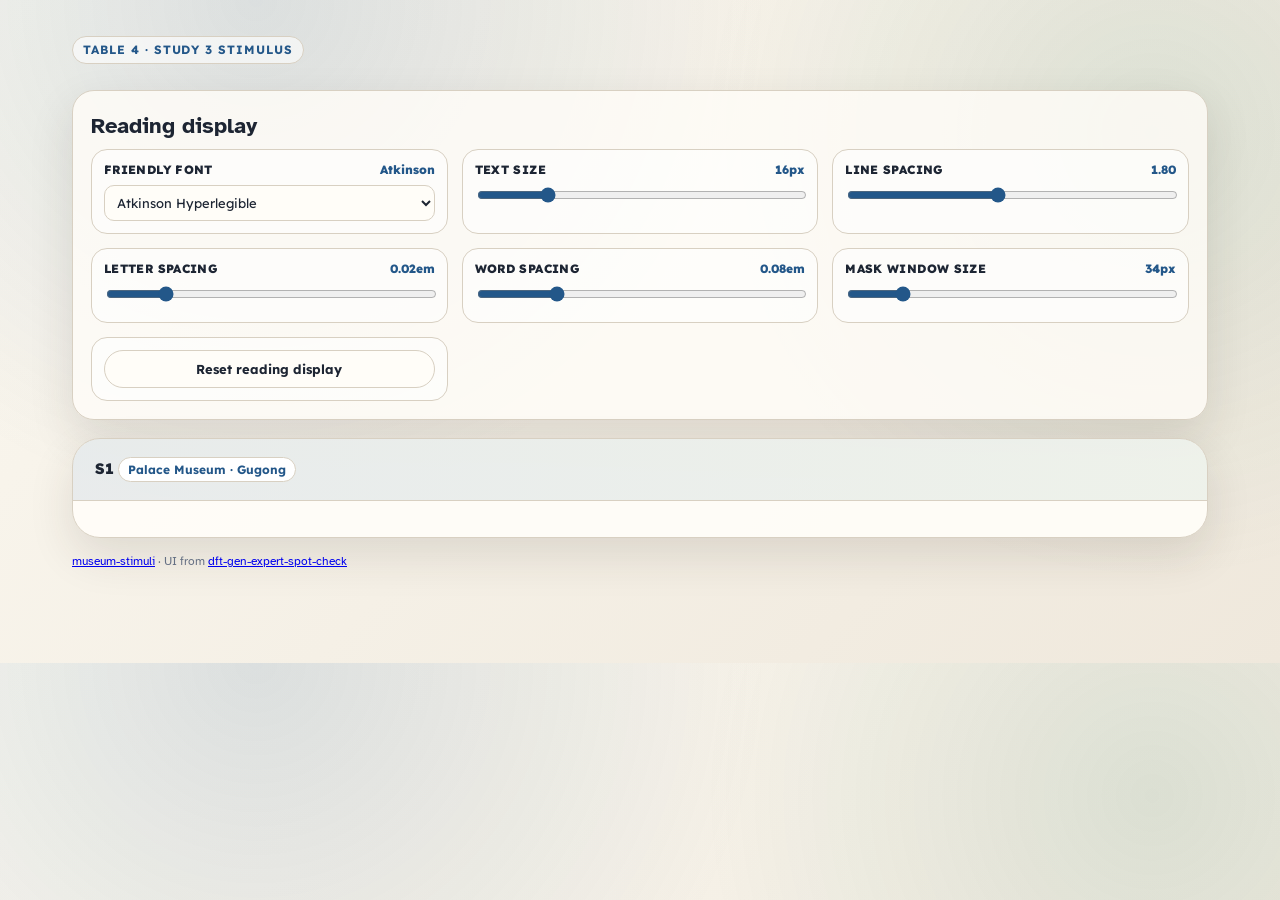
<file: stimuli_web/table4_template.html>
<!doctype html>
<html lang="zh-CN">
<head>
  <meta charset="utf-8">
  <meta name="viewport" content="width=device-width, initial-scale=1">
  <title>Table 4 — Museum text comparison (S1)</title>
  <link rel="preconnect" href="https://fonts.googleapis.com">
  <link rel="preconnect" href="https://fonts.gstatic.com" crossorigin>
  <link href="https://fonts.googleapis.com/css2?family=Atkinson+Hyperlegible:wght@400;700&family=Lexend:wght@400;500;700;800&display=swap" rel="stylesheet">
  <style>
    /* UI copied from dft-gen-expert-spot-check (index.html) */
    :root {
      --ink: #1d2533;
      --muted: #657084;
      --paper: #f8f5ee;
      --panel: #fffdf8;
      --line: #d8d0c2;
      --blue: #235789;
      --blue-soft: #d9eafa;
      --green: #31785f;
      --shadow: 0 18px 45px rgba(50, 45, 35, .12);
      --reader-font: "Atkinson Hyperlegible", "Lexend", "Noto Sans SC", "Microsoft YaHei UI", sans-serif;
      --reader-size: 16px;
      --reader-line-height: 1.8;
      --reader-letter-spacing: .018em;
      --reader-word-spacing: .08em;
      --mask-height: 34px;
    }
    * { box-sizing: border-box; }
    body {
      margin: 0;
      font-family: "Atkinson Hyperlegible", "Lexend", "Noto Sans SC", "Microsoft YaHei UI", sans-serif;
      color: var(--ink);
      background:
        radial-gradient(circle at 20% 0%, rgba(35, 87, 137, .14), transparent 32rem),
        radial-gradient(circle at 90% 20%, rgba(49, 120, 95, .12), transparent 28rem),
        linear-gradient(135deg, #fbf8f0, #efe8dc);
      line-height: 1.55;
    }
    header {
      max-width: 1180px;
      margin: 0 auto;
      padding: 36px 22px 12px;
    }
    .eyebrow {
      display: inline-block;
      padding: 6px 10px;
      border: 1px solid var(--line);
      border-radius: 999px;
      background: rgba(255, 255, 255, .62);
      color: var(--blue);
      font: 700 12px/1.2 "Lexend", sans-serif;
      letter-spacing: .08em;
      text-transform: uppercase;
    }
    h1 {
      margin: 14px 0 8px;
      font-family: "Lexend", "Atkinson Hyperlegible", sans-serif;
      font-size: clamp(26px, 4vw, 40px);
      line-height: 1.05;
      letter-spacing: -.03em;
    }
    .subtitle { max-width: 900px; margin: 0; color: var(--muted); font-size: 16px; }
    .counts { margin-top: 10px; color: var(--muted); font-size: 13px; }
    main {
      max-width: 1180px;
      margin: 0 auto 48px;
      padding: 0 22px 32px;
    }
    .display-controls {
      margin-bottom: 18px;
      padding: 18px;
      border: 1px solid var(--line);
      border-radius: 22px;
      background: rgba(255, 253, 248, .82);
      box-shadow: var(--shadow);
    }
    .display-controls h2 { margin: 0 0 6px; font-size: 22px; }
    .display-controls p { margin: 0 0 14px; color: var(--muted); font-size: 14px; }
    .control-grid {
      display: grid;
      grid-template-columns: repeat(3, minmax(180px, 1fr));
      gap: 14px;
    }
    .control {
      border: 1px solid var(--line);
      border-radius: 16px;
      background: rgba(255,255,255,.62);
      padding: 12px;
    }
    .control label {
      display: flex;
      justify-content: space-between;
      gap: 10px;
      margin-bottom: 8px;
      color: var(--ink);
      font: 800 12px "Lexend", sans-serif;
      text-transform: uppercase;
      letter-spacing: .03em;
    }
    .control output { color: var(--blue); font-weight: 800; text-transform: none; letter-spacing: 0; }
    .control input[type="range"], .control select {
      width: 100%;
      accent-color: var(--blue);
    }
    .control select {
      min-height: 36px;
      border: 1px solid var(--line);
      border-radius: 10px;
      padding: 6px 8px;
      background: #fffdf8;
      color: var(--ink);
      font: 13px "Lexend", sans-serif;
    }
    .control-actions { display: flex; align-items: end; }
    .control-actions button { width: 100%; }
    button {
      cursor: pointer;
      border: 1px solid var(--line);
      border-radius: 999px;
      padding: 10px 14px;
      background: var(--panel);
      color: var(--ink);
      font: 700 13px "Lexend", sans-serif;
    }
    button:hover { box-shadow: 0 8px 22px rgba(0,0,0,.10); }
    .sample {
      margin: 0;
      border: 1px solid var(--line);
      border-radius: 28px;
      background: rgba(255, 253, 248, .95);
      box-shadow: var(--shadow);
      overflow: hidden;
    }
    .sample-head {
      display: flex;
      justify-content: space-between;
      gap: 14px;
      padding: 18px 22px;
      background: linear-gradient(90deg, rgba(35,87,137,.10), rgba(49,120,95,.08));
      border-bottom: 1px solid var(--line);
    }
    .sample-id { font: 800 15px "Lexend", sans-serif; }
    .badge {
      display: inline-block;
      padding: 4px 9px;
      border-radius: 999px;
      background: white;
      border: 1px solid var(--line);
      color: var(--blue);
      font: 700 12px "Lexend", sans-serif;
    }
    .texts {
      display: grid;
      grid-template-columns: 1fr 1fr 1fr;
      gap: 14px;
      padding: 18px;
    }
    .text-box {
      min-height: 190px;
      border: 1px solid var(--line);
      border-radius: 18px;
      padding: 0;
      background: #fffaf0;
      overflow: hidden;
    }
    .text-box h3 {
      margin: 0;
      padding: 13px 15px 9px;
      font: 800 13px "Lexend", sans-serif;
      color: var(--blue);
      letter-spacing: .04em;
      text-transform: uppercase;
    }
    .reading-tools {
      display: flex;
      flex-wrap: wrap;
      gap: 6px;
      padding: 0 12px 10px;
    }
    .reading-tools button {
      padding: 6px 9px;
      font-size: 11px;
      background: #f3efe6;
    }
    .reader-stage {
      --focus-top: 22px;
      --focus-height: var(--mask-height);
      position: relative;
      border-top: 1px solid var(--line);
      background: #fffdf8;
    }
    .text-content {
      max-height: 365px;
      overflow: auto;
      padding: 16px 17px 22px;
      white-space: pre-wrap;
      font-family: var(--reader-font);
      font-size: var(--reader-size);
      line-height: var(--reader-line-height);
      letter-spacing: var(--reader-letter-spacing);
      word-spacing: var(--reader-word-spacing);
    }
    .text-content.reader-html { white-space: normal; }
    .text-content.reader-html p { margin: 0 0 10px; }
    .text-content strong {
      font-weight: 800;
      color: #0f3f6b;
      background: rgba(217, 234, 250, .78);
      border-radius: 5px;
      padding: 0 .12em;
    }
    .text-content mark {
      background: #ffe680;
      color: #1d2533;
      border-radius: 5px;
      padding: 0 .14em;
      box-decoration-break: clone;
      -webkit-box-decoration-break: clone;
    }
    .focus-mask, .focus-window {
      display: none;
      position: absolute;
      left: 0;
      right: 0;
      pointer-events: none;
      z-index: 3;
    }
    .focus-mask.top {
      top: 0;
      height: var(--focus-top);
      background: rgba(0, 0, 0, .70);
    }
    .focus-mask.bottom {
      top: calc(var(--focus-top) + var(--focus-height));
      bottom: 0;
      background: rgba(0, 0, 0, .70);
    }
    .focus-window {
      top: var(--focus-top);
      height: var(--focus-height);
      left: 8px;
      right: 8px;
      border-top: 2px solid rgba(255, 230, 128, .95);
      border-bottom: 2px solid rgba(255, 230, 128, .95);
      box-shadow: 0 0 0 1px rgba(255,255,255,.26) inset;
    }
    .reader-stage.focus-on .focus-mask,
    .reader-stage.focus-on .focus-window { display: block; }
    .hint-bar {
      margin: 0 18px 14px;
      padding: 12px 14px;
      border: 1px solid var(--line);
      border-radius: 14px;
      background: rgba(255,255,255,.55);
      color: var(--muted);
      font-size: 13px;
      line-height: 1.55;
    }
    .footnote { margin-top: 14px; color: var(--muted); font-size: 12px; }
    @media (max-width: 900px) {
      .texts, .control-grid { grid-template-columns: 1fr; }
    }
    @media print {
      .display-controls, .hint-bar, .footnote a { display: none !important; }
      body { background: white; }
    }
  </style>
</head>
<body>
  <header>
    <span class="eyebrow">Table 4 · Study 3 stimulus</span>
    <h1 id="artifact-title"></h1>
    <p class="subtitle" id="artifact-subtitle"></p>
    <p class="counts" id="char-counts"></p>
  </header>

  <main>
    <section class="display-controls" aria-label="Reading display controls">
      <h2>Reading display</h2>
      <div class="control-grid">
        <div class="control">
          <label for="fontSelect">Friendly font <output id="fontLabel">Atkinson</output></label>
          <select id="fontSelect">
            <option value="atkinson">Atkinson Hyperlegible</option>
            <option value="lexend">Lexend</option>
            <option value="yahei">Microsoft YaHei UI</option>
            <option value="verdana">Verdana</option>
            <option value="arial">Arial</option>
          </select>
        </div>
        <div class="control">
          <label for="textSize">Text size <output id="textSizeLabel">16px</output></label>
          <input id="textSize" type="range" min="14" max="24" step="1" value="16">
        </div>
        <div class="control">
          <label for="lineSpacing">Line spacing <output id="lineSpacingLabel">1.80</output></label>
          <input id="lineSpacing" type="range" min="1.3" max="2.4" step="0.05" value="1.8">
        </div>
        <div class="control">
          <label for="letterSpacing">Letter spacing <output id="letterSpacingLabel">0.02em</output></label>
          <input id="letterSpacing" type="range" min="0" max="0.12" step="0.005" value="0.018">
        </div>
        <div class="control">
          <label for="wordSpacing">Word spacing <output id="wordSpacingLabel">0.08em</output></label>
          <input id="wordSpacing" type="range" min="0" max="0.35" step="0.01" value="0.08">
        </div>
        <div class="control">
          <label for="maskHeight">Mask window size <output id="maskHeightLabel">34px</output></label>
          <input id="maskHeight" type="range" min="24" max="90" step="2" value="34">
        </div>
        <div class="control control-actions">
          <button type="button" id="resetReading">Reset reading display</button>
        </div>
      </div>
    </section>

    <article class="sample" id="screenshot-area">
      <div class="sample-head">
        <div>
          <span class="sample-id" id="sample-id">S1</span>
          <span class="badge">Palace Museum · Gugong</span>
        </div>
      </div>
      <div class="texts" id="texts-root"></div>
    </article>

    <p class="footnote">
      <a href="https://github.com/MorrisYUJQ/museum-stimuli">museum-stimuli</a> ·
      UI from <a href="https://github.com/MorrisYUJQ/dft-gen-expert-spot-check">dft-gen-expert-spot-check</a>
    </p>
  </main>

  <script>
    const DATA = /*__DATA__*/;

    const PREFS_STORAGE_KEY = 'table4-reading-display-v1';
    const DEFAULT_PREFS = {
      font: 'atkinson',
      textSize: 16,
      lineSpacing: 1.8,
      letterSpacing: 0.018,
      wordSpacing: 0.08,
      maskHeight: 34
    };
    const FONT_STACKS = {
      atkinson: '"Atkinson Hyperlegible", "Lexend", "Noto Sans SC", "Microsoft YaHei UI", sans-serif',
      lexend: '"Lexend", "Atkinson Hyperlegible", "Noto Sans SC", sans-serif',
      yahei: '"Microsoft YaHei UI", "Noto Sans SC", "Atkinson Hyperlegible", sans-serif',
      verdana: 'Verdana, "Microsoft YaHei UI", sans-serif',
      arial: 'Arial, "Microsoft YaHei UI", sans-serif'
    };
    const FONT_LABELS = {
      atkinson: 'Atkinson',
      lexend: 'Lexend',
      yahei: 'YaHei UI',
      verdana: 'Verdana',
      arial: 'Arial'
    };

    const fontSelect = document.getElementById('fontSelect');
    const textSizeInput = document.getElementById('textSize');
    const lineSpacingInput = document.getElementById('lineSpacing');
    const letterSpacingInput = document.getElementById('letterSpacing');
    const wordSpacingInput = document.getElementById('wordSpacing');
    const maskHeightInput = document.getElementById('maskHeight');

    function escapeHtml(value) {
      return String(value ?? '').replace(/[&<>"']/g, ch => ({
        '&': '&amp;', '<': '&lt;', '>': '&gt;', '"': '&quot;', "'": '&#39;'
      }[ch]));
    }

    function renderText(value) {
      let s = escapeHtml(value);
      s = s.replace(/\*\*([^*]+)\*\*/g, '<strong>$1</strong>');
      s = s.replace(/==([^=]+)==/g, '<mark>$1</mark>');
      return s;
    }

    function setFocusPosition(stage, index) {
      const content = stage.querySelector('.text-content');
      const computed = window.getComputedStyle(content);
      const lineHeight = Number.parseFloat(computed.lineHeight) || 34;
      const focusHeight = Number.parseFloat(
        window.getComputedStyle(stage).getPropertyValue('--focus-height')
      ) || lineHeight;
      const step = Math.max(lineHeight, focusHeight * 0.75);
      const visibleSlots = Math.max(0, Math.floor((stage.clientHeight - focusHeight - 16) / step));
      const scrollSlots = Math.max(0, Math.ceil((content.scrollHeight - content.clientHeight) / step));
      const maxVisibleIndex = Math.max(visibleSlots, scrollSlots);
      const nextIndex = Math.max(0, Math.min(index, maxVisibleIndex));
      stage.dataset.focusIndex = String(nextIndex);
      const focusTop = 12 + Math.min(nextIndex, visibleSlots) * step;
      stage.style.setProperty('--focus-top', focusTop + 'px');
      content.scrollTop = Math.max(0, (nextIndex - visibleSlots) * step);
    }

    function textPanel(panelId, title, body, options = {}) {
      const { asHtml = false, focusDefault = false } = options;
      const content = asHtml
        ? `<div class="text-content reader-html">${body}</div>`
        : `<div class="text-content">${renderText(body)}</div>`;
      const focusClass = focusDefault ? ' focus-on' : '';
      const toggleLabel = focusDefault ? 'Hide mask' : 'Focus line';
      return `
        <section class="text-box">
          <h3>${escapeHtml(title)}</h3>
          <div class="reading-tools" aria-label="Reading focus controls for ${escapeHtml(title)}">
            <button type="button" data-mask-toggle="${panelId}">${toggleLabel}</button>
            <button type="button" data-mask-move="${panelId}" data-direction="-1">Move up</button>
            <button type="button" data-mask-move="${panelId}" data-direction="1">Move down</button>
          </div>
          <div class="reader-stage${focusClass}" id="${panelId}" data-focus-index="0">
            ${content}
            <div class="focus-mask top"></div>
            <div class="focus-window"></div>
            <div class="focus-mask bottom"></div>
          </div>
        </section>`;
    }

    function initReaderTools(root) {
      const bindTarget = root === document ? document.documentElement : root;
      if (bindTarget.dataset.readerToolsBound === 'true') return;
      bindTarget.dataset.readerToolsBound = 'true';
      root.addEventListener('click', (event) => {
        const toggle = event.target.closest('[data-mask-toggle]');
        const move = event.target.closest('[data-mask-move]');
        if (!toggle && !move) return;
        const targetId = (toggle || move).dataset.maskToggle || (toggle || move).dataset.maskMove;
        const stage = document.getElementById(targetId);
        if (!stage) return;
        if (toggle) {
          stage.classList.toggle('focus-on');
          toggle.textContent = stage.classList.contains('focus-on') ? 'Hide mask' : 'Focus line';
          setFocusPosition(stage, Number(stage.dataset.focusIndex || 0));
          return;
        }
        const direction = Number(move.dataset.direction || 0);
        stage.classList.add('focus-on');
        const tools = move.closest('.reading-tools');
        const toggleButton = tools?.querySelector('[data-mask-toggle]');
        if (toggleButton) toggleButton.textContent = 'Hide mask';
        setFocusPosition(stage, Number(stage.dataset.focusIndex || 0) + direction);
      });
    }

    function loadPrefs() {
      try { return { ...DEFAULT_PREFS, ...(JSON.parse(localStorage.getItem(PREFS_STORAGE_KEY)) || {}) }; }
      catch { return { ...DEFAULT_PREFS }; }
    }
    function savePrefs(prefs) {
      try {
        localStorage.setItem(PREFS_STORAGE_KEY, JSON.stringify(prefs));
      } catch {
        // Local files or strict browser settings may block localStorage.
        // Reading controls should still apply immediately.
      }
    }
    function currentPrefsFromControls() {
      return {
        font: fontSelect.value,
        textSize: Number(textSizeInput.value),
        lineSpacing: Number(lineSpacingInput.value),
        letterSpacing: Number(letterSpacingInput.value),
        wordSpacing: Number(wordSpacingInput.value),
        maskHeight: Number(maskHeightInput.value)
      };
    }
    function setControlValues(prefs) {
      fontSelect.value = prefs.font;
      textSizeInput.value = prefs.textSize;
      lineSpacingInput.value = prefs.lineSpacing;
      letterSpacingInput.value = prefs.letterSpacing;
      wordSpacingInput.value = prefs.wordSpacing;
      maskHeightInput.value = prefs.maskHeight;
    }
    function updateControlLabels(prefs) {
      document.getElementById('fontLabel').textContent = FONT_LABELS[prefs.font] || 'Custom';
      document.getElementById('textSizeLabel').textContent = `${prefs.textSize}px`;
      document.getElementById('lineSpacingLabel').textContent = prefs.lineSpacing.toFixed(2);
      document.getElementById('letterSpacingLabel').textContent = `${prefs.letterSpacing.toFixed(3)}em`;
      document.getElementById('wordSpacingLabel').textContent = `${prefs.wordSpacing.toFixed(2)}em`;
      document.getElementById('maskHeightLabel').textContent = `${prefs.maskHeight}px`;
    }
    function applyReadingPrefs(prefs) {
      document.documentElement.style.setProperty('--reader-font', FONT_STACKS[prefs.font] || FONT_STACKS.atkinson);
      document.documentElement.style.setProperty('--reader-size', `${prefs.textSize}px`);
      document.documentElement.style.setProperty('--reader-line-height', prefs.lineSpacing);
      document.documentElement.style.setProperty('--reader-letter-spacing', `${prefs.letterSpacing}em`);
      document.documentElement.style.setProperty('--reader-word-spacing', `${prefs.wordSpacing}em`);
      document.documentElement.style.setProperty('--mask-height', `${prefs.maskHeight}px`);
      updateControlLabels(prefs);
      document.querySelectorAll('.reader-stage.focus-on').forEach(stage => {
        setFocusPosition(stage, Number(stage.dataset.focusIndex || 0));
      });
    }
    function bindReadingControls() {
      const controls = [fontSelect, textSizeInput, lineSpacingInput, letterSpacingInput, wordSpacingInput, maskHeightInput];
      controls.forEach(control => {
        const handler = () => {
          const prefs = currentPrefsFromControls();
          savePrefs(prefs);
          applyReadingPrefs(prefs);
        };
        control.addEventListener('input', handler);
        control.addEventListener('change', handler);
      });
      document.getElementById('resetReading').addEventListener('click', () => {
        const prefs = { ...DEFAULT_PREFS };
        setControlValues(prefs);
        savePrefs(prefs);
        applyReadingPrefs(prefs);
      });
    }

    function init() {
      document.getElementById('artifact-title').textContent = DATA.title;
      document.getElementById('artifact-subtitle').textContent =
        DATA.title_en + ' · ' + DATA.stimulus_id;
      document.getElementById('sample-id').textContent = DATA.stimulus_id;
      const wc = DATA.word_counts;
      document.getElementById('char-counts').textContent =
        'Characters (no whitespace): Original ' + wc.original_chars +
        ' · Dyslexia Helper ' + wc.helper_chars +
        ' · DFT-GEN Focus ' + wc.dft_focus_chars;

      document.getElementById('texts-root').innerHTML =
        textPanel('panel-original', 'Original text', DATA.original_html, { asHtml: true }) +
        textPanel('panel-helper', 'Dyslexia Helper', DATA.helper_html, { asHtml: true }) +
        textPanel('panel-dft', 'DFT-GEN (Focus Mode)', DATA.dft_focus_text, { asHtml: false, focusDefault: true });

      initReaderTools(document);
      const prefs = loadPrefs();
      setControlValues(prefs);
      applyReadingPrefs(prefs);
      bindReadingControls();
      requestAnimationFrame(() => {
        document.querySelectorAll('.reader-stage.focus-on').forEach(stage => {
          setFocusPosition(stage, Number(stage.dataset.focusIndex || 0));
        });
      });
    }

    init();
  </script>
</body>
</html>
</file>
<file: assets/style.css>
:root {
  --bg: #f8fafc;
  --card: #ffffff;
  --text: #111827;
  --muted: #4b5563;
  --line: #e5e7eb;
  --accent: #2563eb;
  --accent-soft: rgba(37, 99, 235, .09);
  --danger: #b91c1c;
  --ok: #047857;
}
* { box-sizing: border-box; }
html, body { margin: 0; padding: 0; background: var(--bg); color: var(--text); font-family: 'Atkinson Hyperlegible','Lexend','Noto Sans SC','Microsoft YaHei UI','Microsoft YaHei',system-ui,-apple-system,'Segoe UI',Arial,sans-serif; }
button, input, select, textarea { font: inherit; }
.app-shell { max-width: 980px; margin: 0 auto; padding: 28px 18px 72px; }
.card { background: var(--card); border: 1px solid var(--line); border-radius: 18px; padding: 20px; box-shadow: 0 12px 32px rgba(15, 23, 42, .04); }
.hero { background: linear-gradient(135deg, rgba(37,99,235,.08), rgba(255,255,255,.7)); }
h1 { margin: 0 0 10px; font-size: 26px; }
h2 { margin: 0 0 10px; font-size: 20px; }
h3 { margin: 18px 0 10px; font-size: 17px; }
p, li { line-height: 1.75; }
.muted { color: var(--muted); }
.grid { display: grid; grid-template-columns: repeat(auto-fit, minmax(220px, 1fr)); gap: 14px; }
.form-row { display: grid; gap: 7px; margin: 12px 0; }
.form-row label { font-weight: 650; }
input, select, textarea { width: 100%; border: 1px solid var(--line); border-radius: 12px; padding: 10px 12px; background: #fff; color: var(--text); }
textarea { min-height: 92px; resize: vertical; }
.scale-block { border: 1px solid var(--line); border-radius: 16px; padding: 12px 14px; margin: 16px 0; background: rgba(248, 250, 252, .65); }
.scale-block legend { padding: 0 6px; color: #1f2937; font-weight: 800; }
.btns { display: flex; flex-wrap: wrap; gap: 10px; margin-top: 16px; }
.btn { border: 1px solid rgba(37,99,235,.28); background: var(--accent-soft); color: var(--text); border-radius: 12px; padding: 10px 14px; cursor: pointer; }
.btn.primary { background: var(--accent); color: #fff; border-color: var(--accent); }
.btn.secondary { background: #fff; border-color: var(--line); color: var(--muted); }
.btn.danger { background: rgba(185, 28, 28, .08); border-color: rgba(185, 28, 28, .25); color: var(--danger); }
.btn:disabled { opacity: .48; cursor: not-allowed; }
.progress { height: 10px; border-radius: 999px; background: #e5e7eb; overflow: hidden; margin: 14px 0; }
.progress > div { height: 100%; background: var(--accent); width: 0; transition: width .2s ease; }
.reading-card { max-width: 760px; margin: 16px auto 0; border: 1px solid var(--line); border-radius: 18px; padding: 22px; background: #fff; }
.reading-card p { font-size: 20px; line-height: 2; letter-spacing: .2px; margin: 0 0 14px; }
.reading-card-original p { line-height: 2.05; }
.reading-card-helper { background: #fff; }
.reading-card-helper p { border-bottom: 1px solid rgba(229, 231, 235, .72); margin: 0; padding: 9px 0; }
.reading-card-helper p:last-child { border-bottom: 0; }
.material-shell-multiple { display: grid; gap: 18px; }
.exhibit-block { border-top: 1px solid var(--line); padding-top: 18px; }
.exhibit-block:first-of-type { border-top: 0; padding-top: 4px; }
.exhibit-order { margin-bottom: 8px; }
.reading-card-dftgen { max-width: 840px; padding: 28px; background: #fff9db; border: 1px solid #e7d894; box-shadow: 0 10px 26px rgba(15, 23, 42, .035); }
.reading-card-dftgen { --reading-font-size: 20px; --reading-line-spacing: 2.4; --reading-letter-spacing: .02em; --reading-word-spacing: 0; }
.reading-card-dftgen .dftgen-blocks { max-width: 36rem; margin: 0 auto; }
.reading-card-layout-only { background: linear-gradient(180deg, #ffffff, #f8fafc); border-color: rgba(100, 116, 139, .28); }
.reading-card-layout-only .dftgen-toolbar { color: #475569; }
.reading-card-layout-only .dftgen-toolbar span { border-color: rgba(100, 116, 139, .22); background: rgba(100, 116, 139, .07); }
.reading-card-layout-only .line-no { background: #e2e8f0; color: #334155; }
.dftgen-toolbar { display: flex; gap: 8px; flex-wrap: wrap; margin-bottom: 12px; color: #475569; font-size: 12px; font-weight: 650; }
.dftgen-toolbar span { border: 1px solid rgba(148, 163, 184, .22); background: rgba(248, 250, 252, .8); border-radius: 999px; padding: 4px 8px; }
.dftgen-help { margin: -2px 0 10px; color: #64748b; font-size: 14px; line-height: 1.7; }
.dftgen-controls { display: flex; flex-wrap: wrap; gap: 8px; margin: -2px 0 14px; }
.reading-settings { display: grid; grid-template-columns: repeat(2, minmax(0, 1fr)); gap: 12px 18px; margin: 8px 0 16px; padding: 14px; border: 1px solid #e7d894; border-radius: 8px; background: #fffdf2; }
.reading-setting { min-width: 0; }
.reading-setting label { display: flex; justify-content: space-between; gap: 12px; margin-bottom: 6px; color: #334155; font-size: 13px; font-weight: 650; }
.reading-setting output { color: #64748b; font-variant-numeric: tabular-nums; }
.reading-setting input[type="range"] { width: 100%; padding: 0; accent-color: #334155; }
.dftgen-toggle { width: auto; border: 1px solid rgba(148, 163, 184, .28); border-radius: 999px; padding: 6px 10px; background: #fff; color: #475569; font-size: 13px; font-weight: 650; cursor: pointer; }
.dftgen-toggle[aria-pressed="true"] { background: #334155; border-color: #334155; color: #fff; }
.dftgen-reset { border-radius: 6px; }
.dftgen-blocks { display: grid; gap: 0; }
.reading-card-dftgen .dftgen-line { display: grid; grid-template-columns: 28px 1fr; gap: 16px; align-items: start; margin: 0; padding: 24px 8px 24px 0; border: 0; border-bottom: 1px solid rgba(226, 232, 240, .86); border-radius: 0; background: transparent; font-size: var(--reading-font-size); line-height: var(--reading-line-spacing); letter-spacing: var(--reading-letter-spacing); word-spacing: var(--reading-word-spacing); }
.reading-card-dftgen .dftgen-line:last-child { border-bottom: 0; }
.dftgen-subline { display: block; max-width: 31em; }
.dftgen-subline + .dftgen-subline { margin-top: 10px; }
.reading-card-dftgen.dftgen-spacious .dftgen-blocks { gap: 0; }
.reading-card-dftgen.dftgen-spacious .dftgen-line { padding: 32px 10px 32px 0; line-height: 2.72; letter-spacing: .78px; }
.reading-card-dftgen.dftgen-spacious .dftgen-subline + .dftgen-subline { margin-top: 14px; }
.reading-card-dftgen.dftgen-mask .dftgen-line { position: relative; opacity: .46; color: #64748b; transition: opacity .16s ease, color .16s ease, background .16s ease, box-shadow .16s ease; cursor: pointer; }
.reading-card-dftgen.dftgen-mask .dftgen-line-active { opacity: 1; color: #0f172a; background: #fff1a8; box-shadow: inset 4px 0 0 #d89b00; border-radius: 10px; }
.line-no { display: inline-flex; align-items: center; justify-content: center; width: 22px; height: 24px; border-radius: 8px; background: transparent; color: #94a3b8; font-size: 12px; font-weight: 650; }
.reading-card-dftgen mark { border-radius: 0; padding: 0; color: inherit; font-weight: 700; }
.reading-card-dftgen mark.tag { background: transparent; border: 0; color: #475569; font-size: .92em; letter-spacing: .02em; }
.key-info { font-weight: 750; color: #111827; background: linear-gradient(transparent 58%, rgba(250, 204, 21, .32) 58%); border-radius: 3px; padding: 0 1px; }
.timer { color: var(--muted); font-size: 14px; }
.option { display: block; border: 1px solid var(--line); background: #fff; border-radius: 14px; padding: 12px; margin: 9px 0; cursor: pointer; }
.option input { width: auto; margin-right: 8px; }
.scale { display: grid; grid-template-columns: repeat(7, 1fr); gap: 6px; margin: 8px 0 16px; }
.scale label { text-align: center; border: 1px solid var(--line); border-radius: 12px; padding: 9px 4px; background: #fff; cursor: pointer; }
.scale input { width: auto; display: block; margin: 0 auto 4px; }
.compare-grid { display: grid; grid-template-columns: repeat(auto-fit, minmax(250px, 1fr)); gap: 14px; }
.version-card { border: 1px solid var(--line); border-radius: 16px; padding: 14px; background: #fff; max-height: 460px; overflow: auto; }
.version-card p { line-height: 1.85; margin: 0 0 10px; }
.version-card-dftgen { background: #fff; border: 1px solid rgba(148, 163, 184, .26); }
.version-card-dftgen h3 { color: #334155; }
.version-card-dftgen .dftgen-compare-line { border: 0; border-bottom: 1px solid rgba(226, 232, 240, .86); border-radius: 0; background: transparent; padding: 9px 0; margin: 0; }
.version-card-dftgen .dftgen-compare-line:last-child { border-bottom: 0; }
.version-card-dftgen.dftgen-spacious .dftgen-compare-line { padding: 18px 0; margin-bottom: 0; line-height: 2.26; letter-spacing: .5px; }
.version-card-dftgen.dftgen-spacious .dftgen-subline + .dftgen-subline { margin-top: 8px; }
.version-card-dftgen.dftgen-mask .dftgen-compare-line { position: relative; opacity: .46; color: #64748b; transition: opacity .16s ease, color .16s ease, background .16s ease, box-shadow .16s ease; cursor: pointer; }
.version-card-dftgen.dftgen-mask .dftgen-line-active { opacity: 1; color: #0f172a; background: #fff7ed; box-shadow: inset 4px 0 0 #f59e0b; border-radius: 10px; }
.version-card-dftgen mark { border-radius: 0; padding: 0; color: inherit; font-weight: 700; }
.version-card-dftgen mark.tag { background: transparent; border: 0; color: #475569; font-size: .92em; letter-spacing: .02em; }
.badge { display: inline-flex; border: 1px solid var(--line); border-radius: 999px; padding: 4px 9px; color: var(--muted); background: #fff; font-size: 13px; }
.notice { border-left: 4px solid var(--accent); background: rgba(37,99,235,.07); padding: 12px 14px; border-radius: 12px; }
.finish-panel { max-width: 760px; margin: 22px auto 0; padding-top: 18px; border-top: 1px solid var(--line); }
.finish-reading-button { min-width: 150px; }
.reading-time-result { margin-top: 12px; border: 1px solid rgba(4, 120, 87, .24); background: rgba(4, 120, 87, .08); color: #065f46; border-radius: 14px; padding: 12px 14px; line-height: 1.8; }
.reading-time-result strong { display: block; font-size: 18px; }
.reading-time-result span { display: block; }
.completion-code { display: inline-block; margin: 6px 0; padding: 8px 10px; border-radius: 10px; background: #fff; border: 1px solid rgba(4, 120, 87, .24); color: #064e3b; font-size: 18px; font-weight: 800; letter-spacing: .08em; }
.return-survey-hint { margin-top: 8px; color: #4b5563; font-size: 13px; }
.error { color: var(--danger); }
.success { color: var(--ok); }
.small { font-size: 13px; }
pre { white-space: pre-wrap; word-break: break-word; background: #0f172a; color: #e5e7eb; padding: 14px; border-radius: 14px; }
@media (max-width: 640px) {
  .reading-settings { grid-template-columns: 1fr; }
  .reading-card-dftgen { padding: 20px 16px; }
}
</file>
